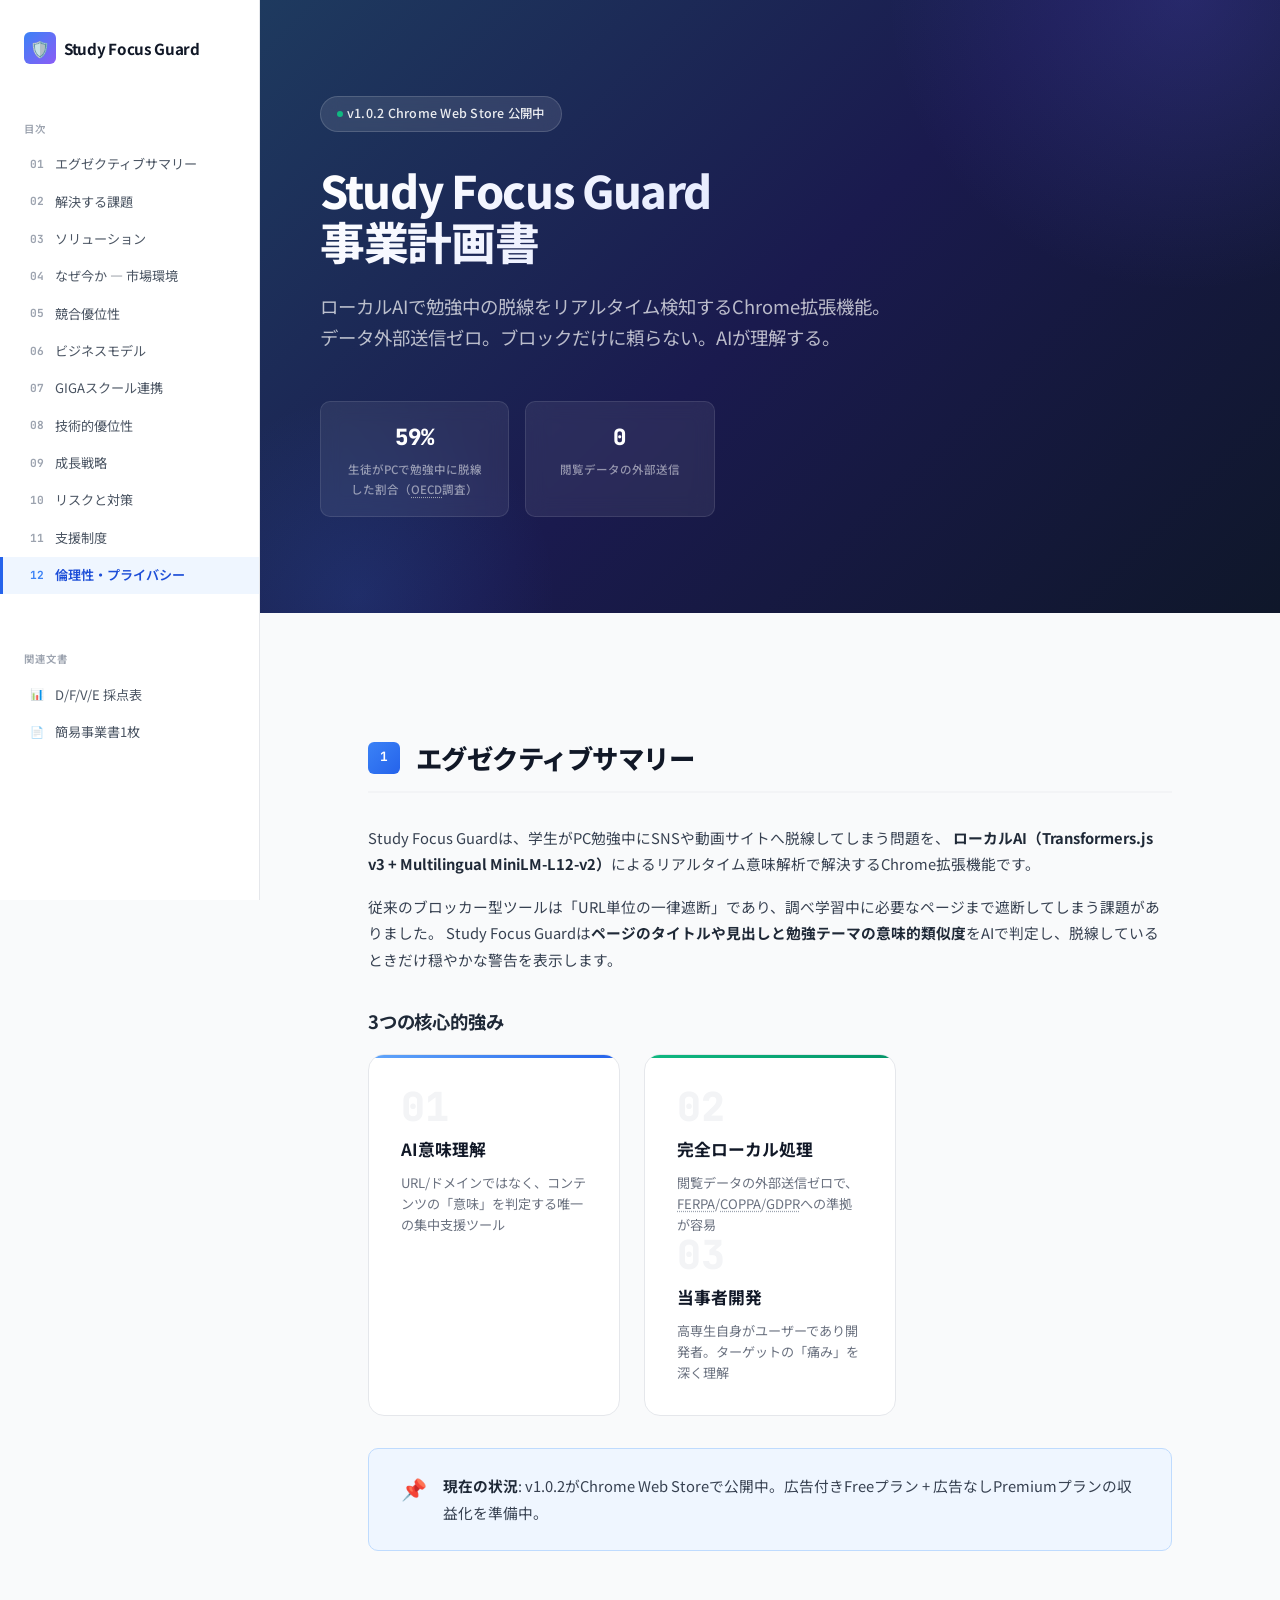
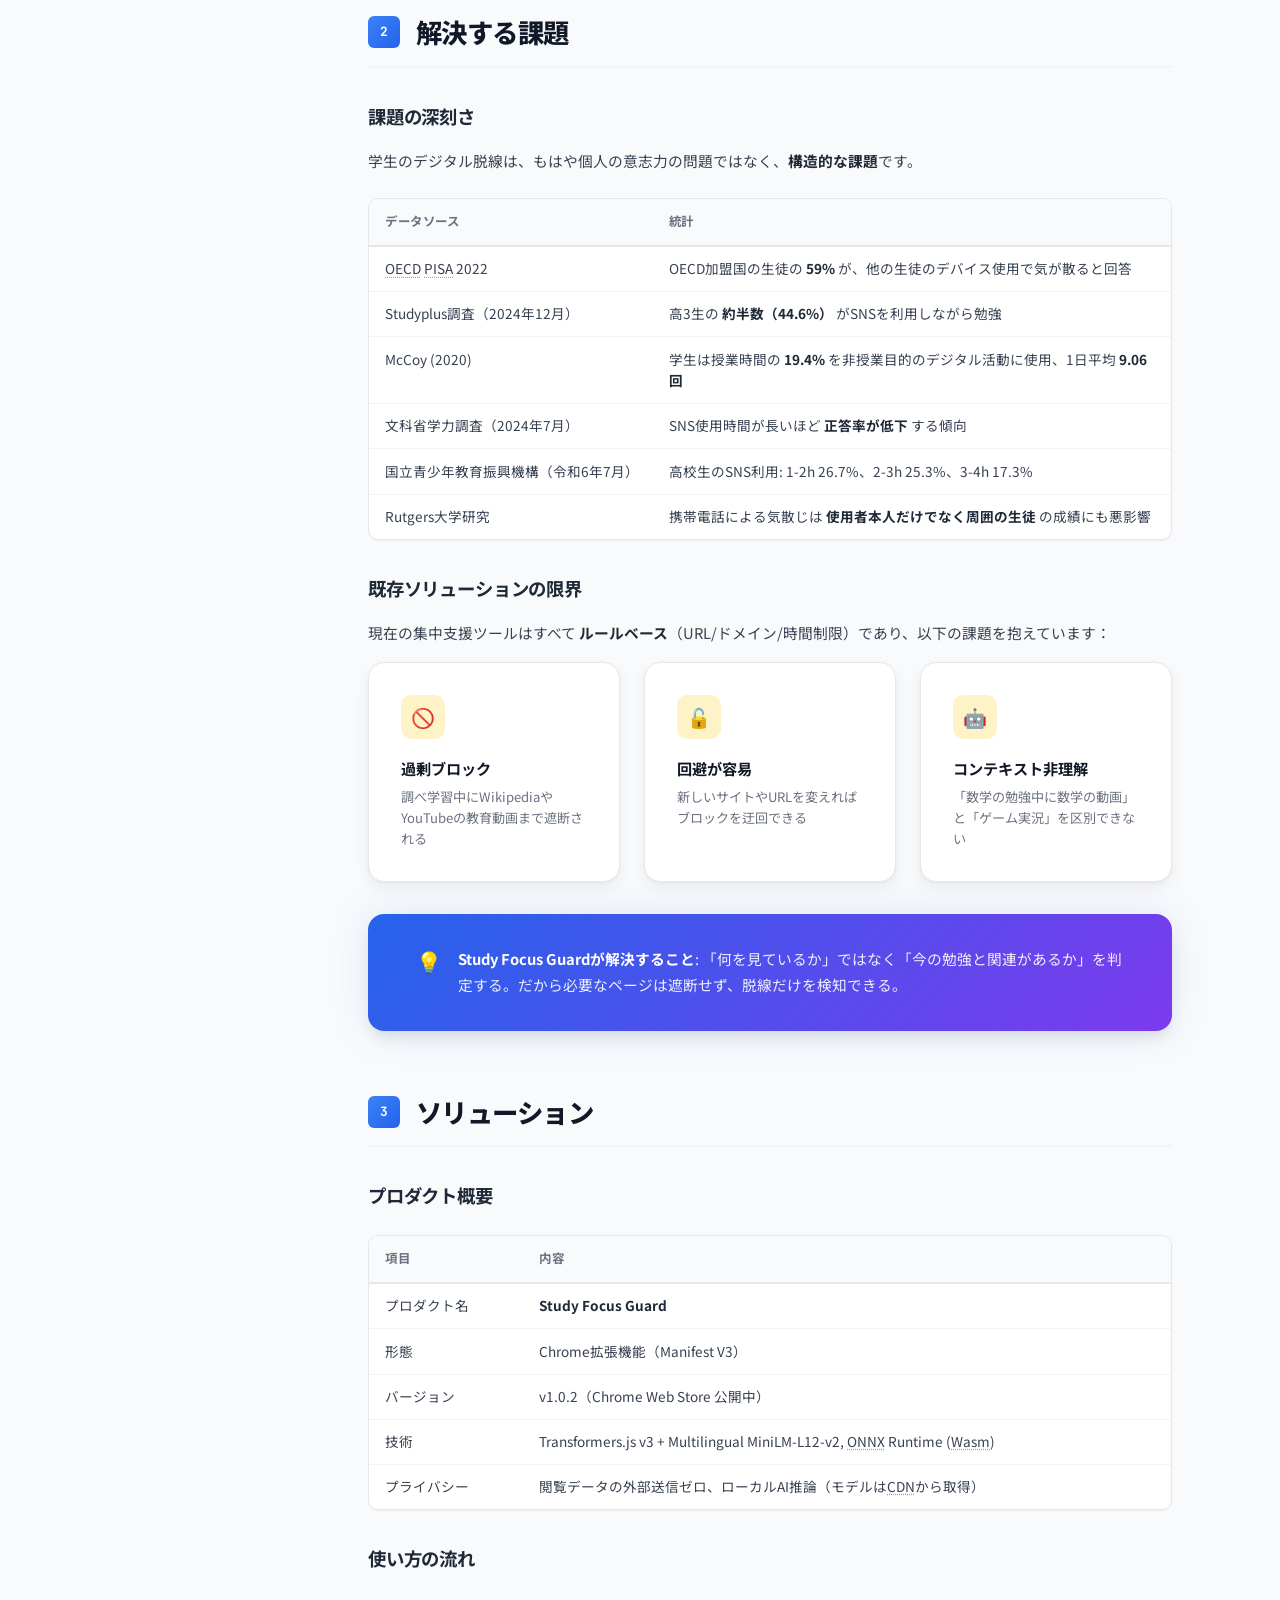
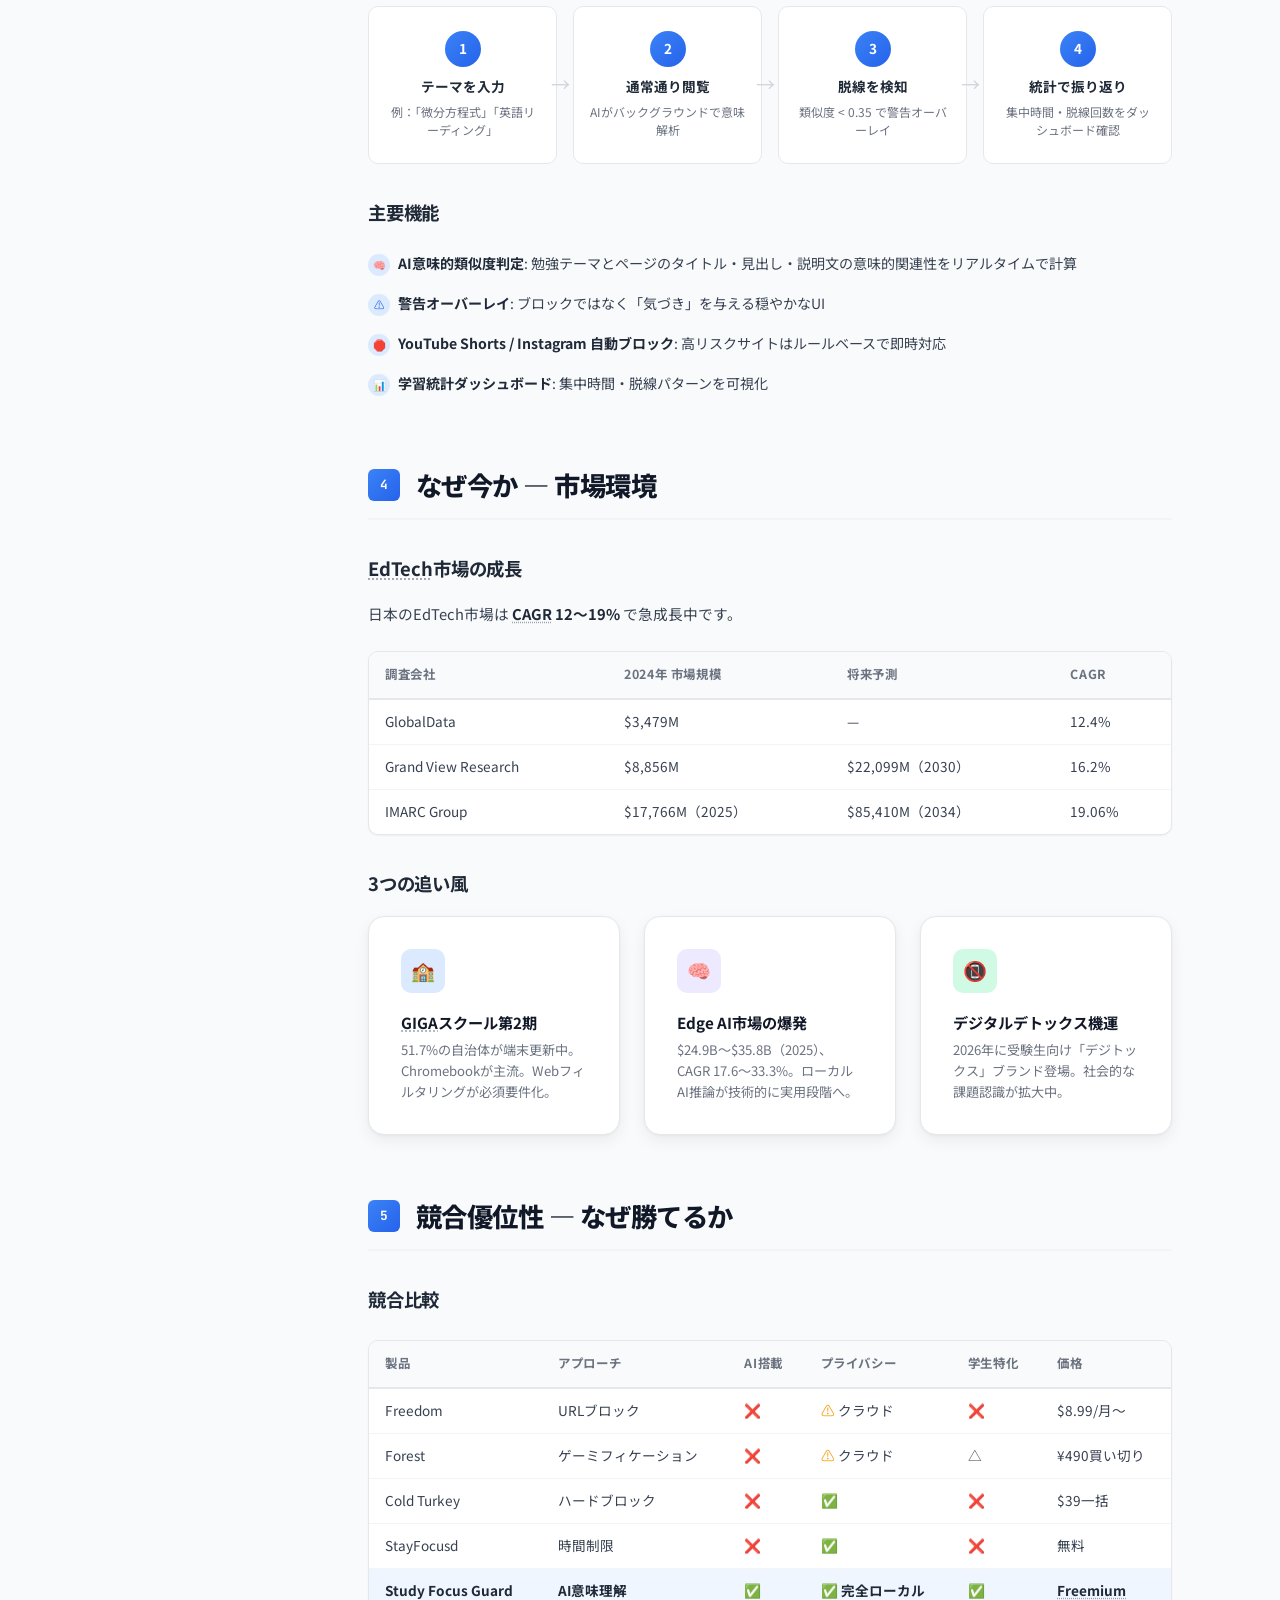
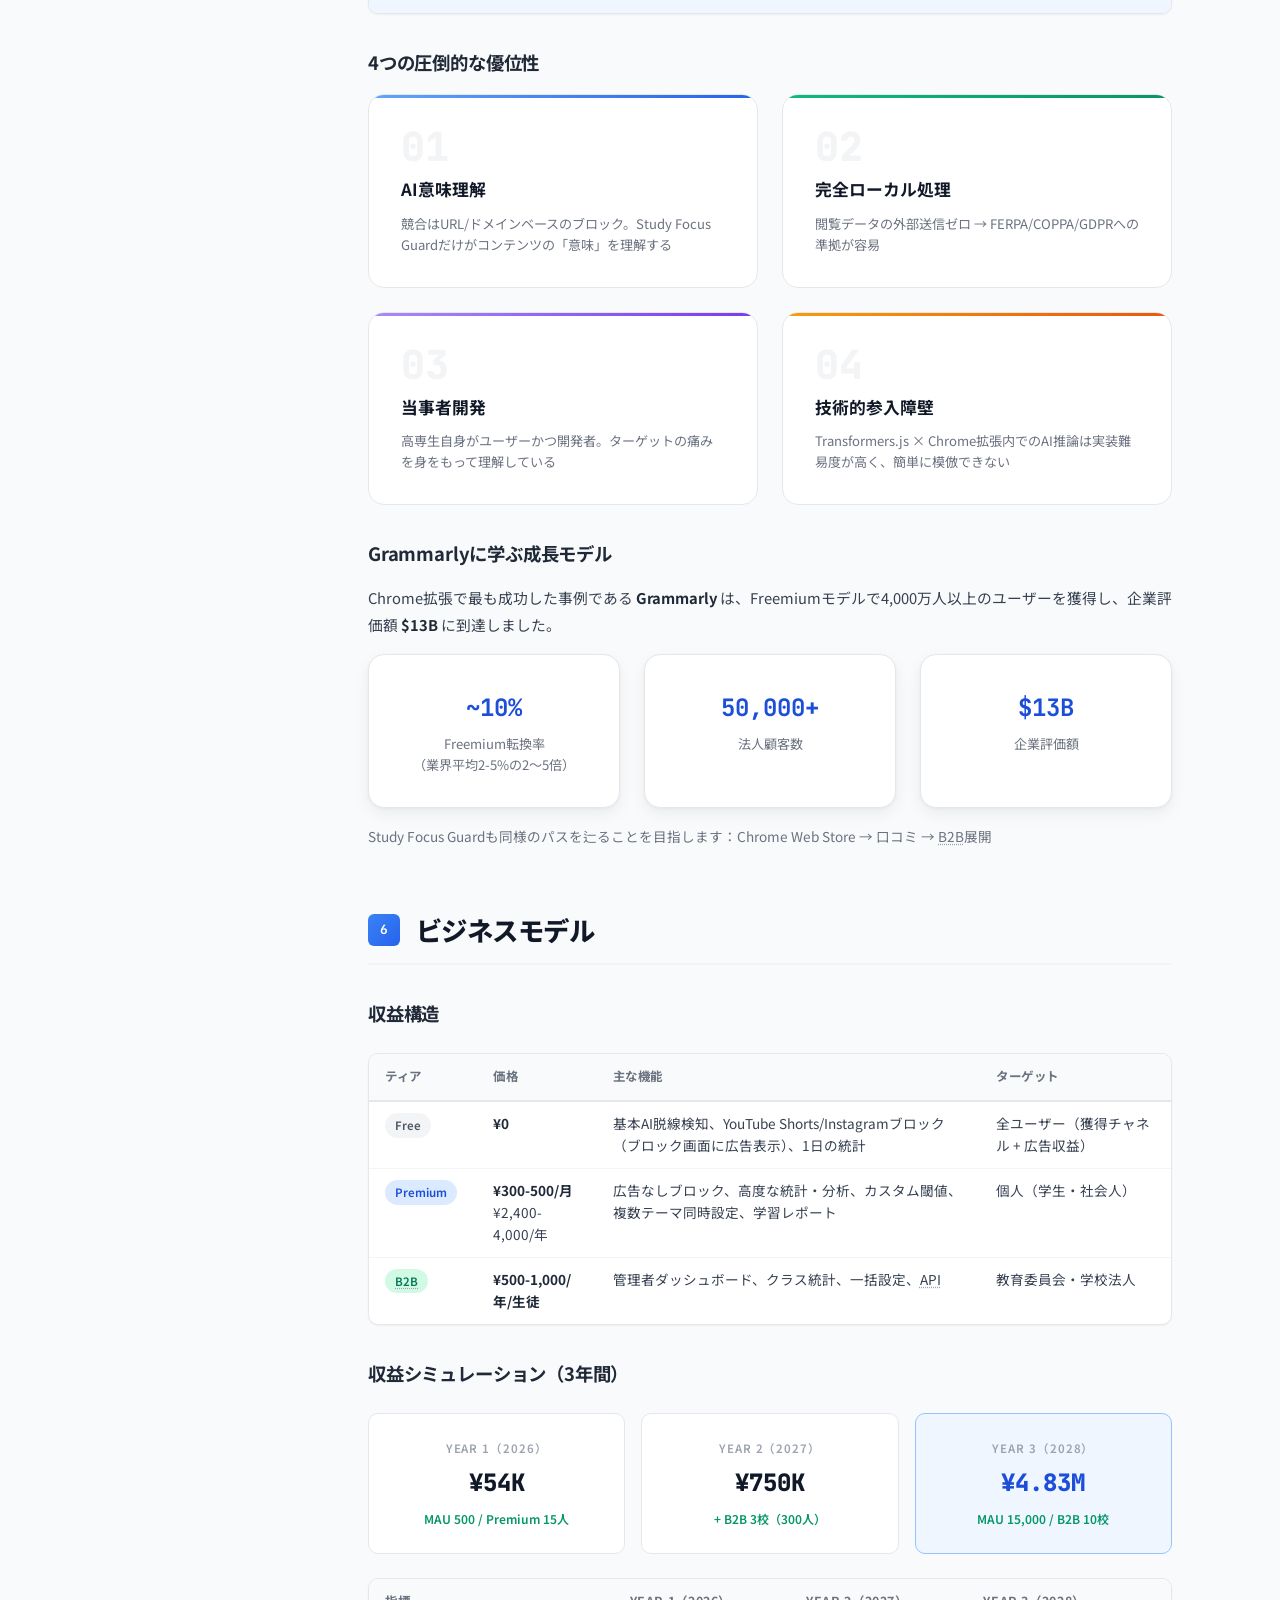
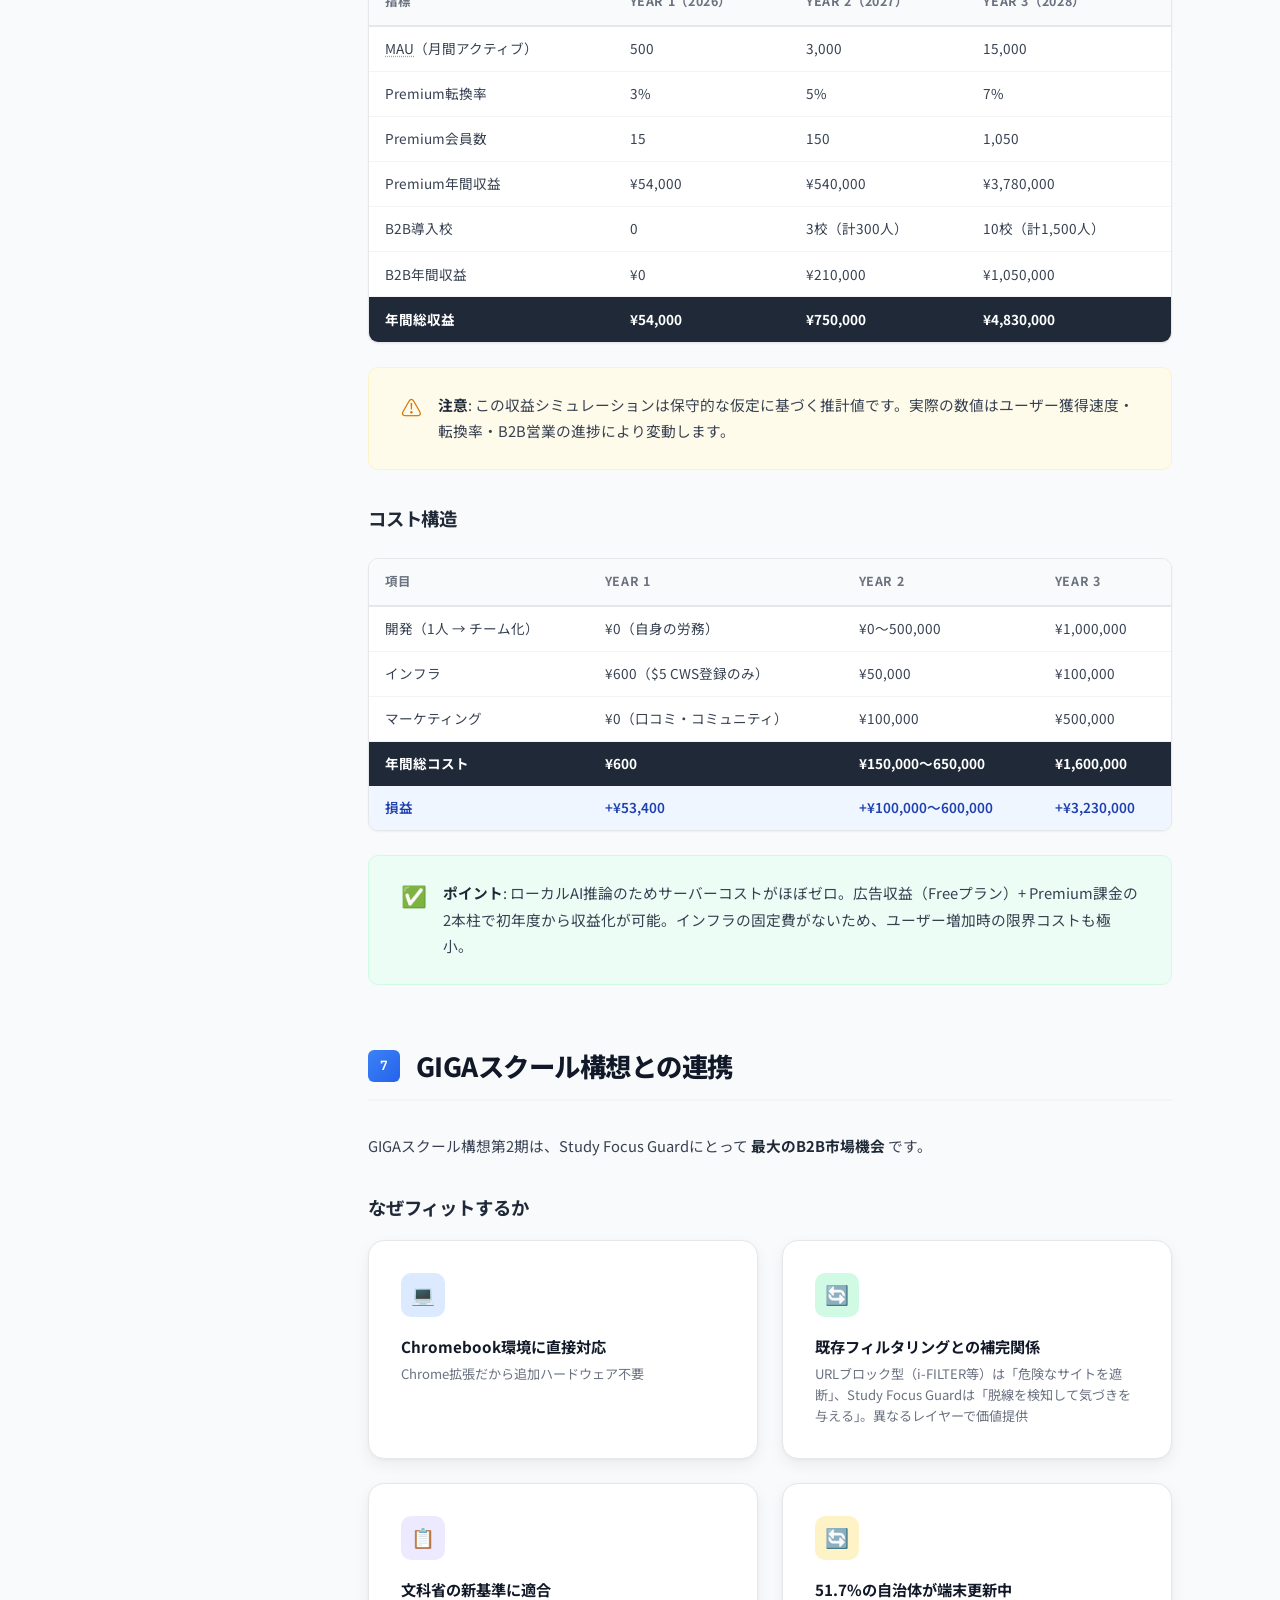
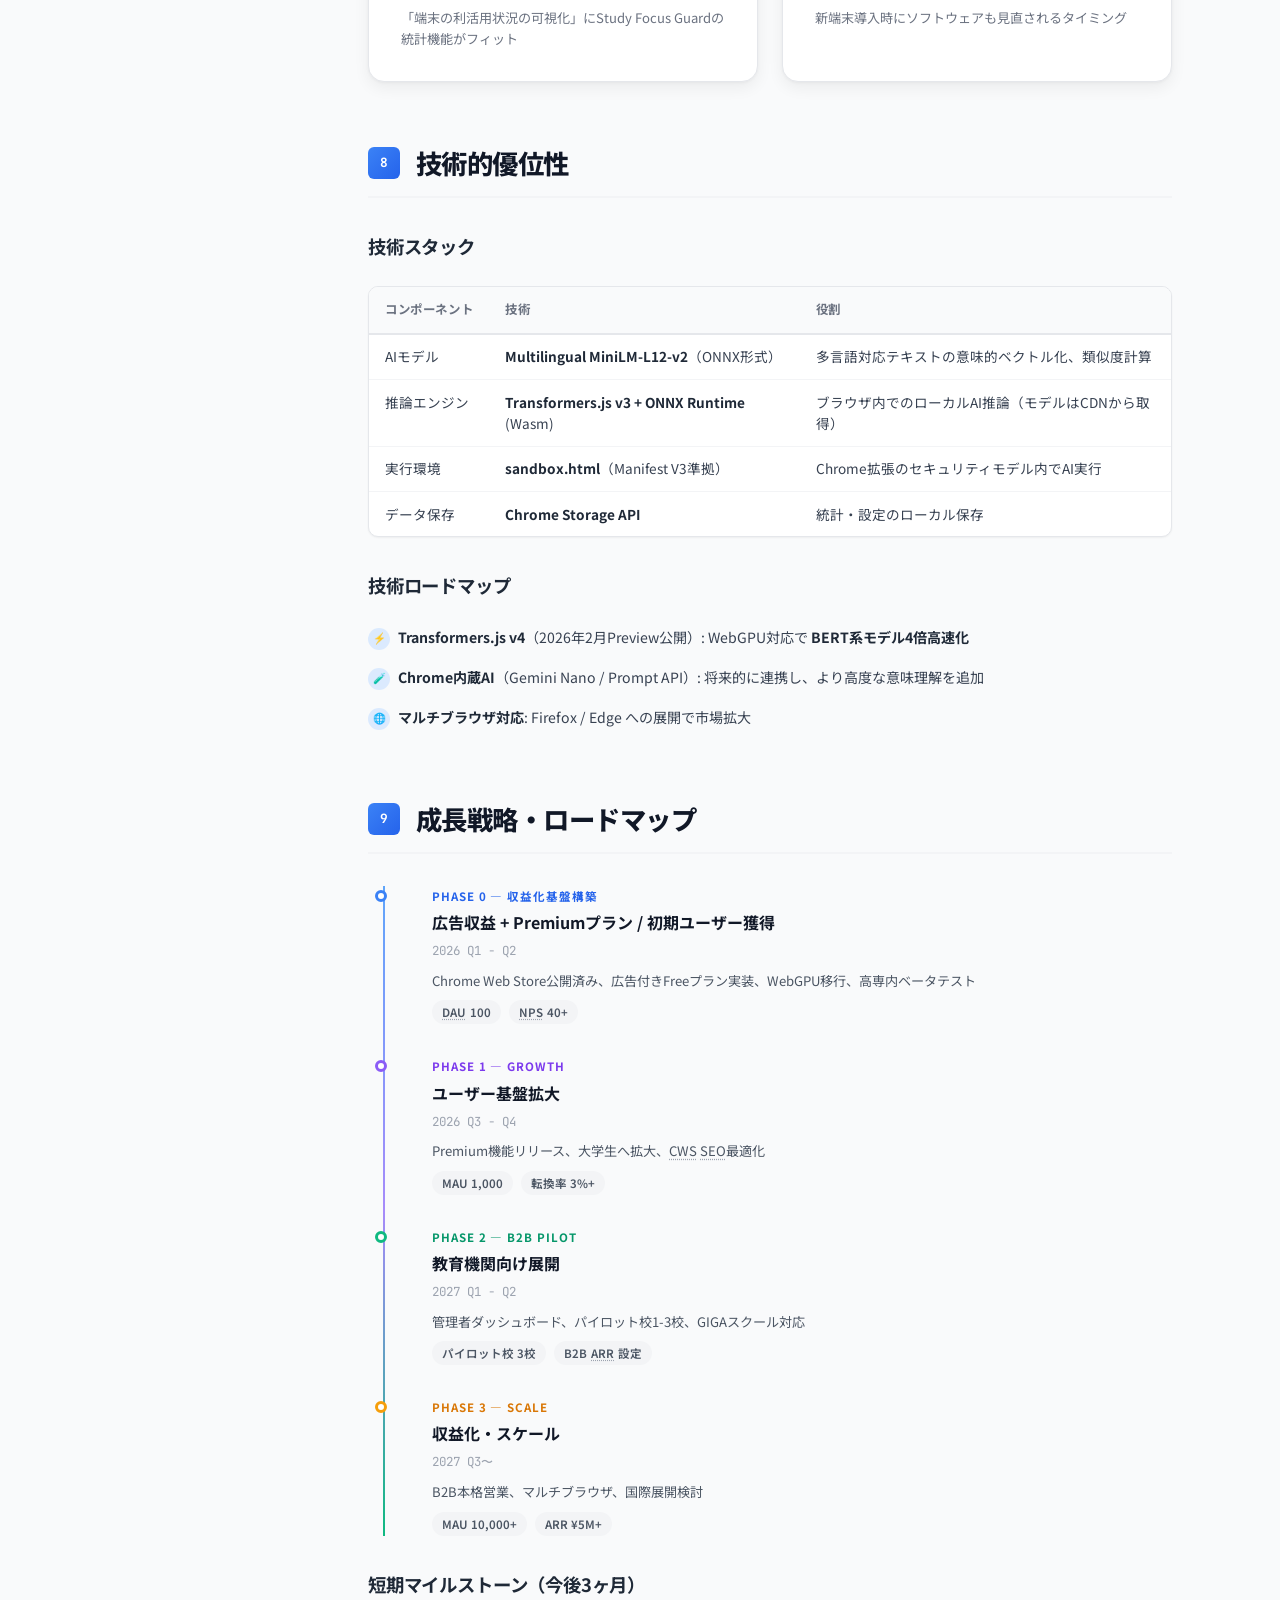
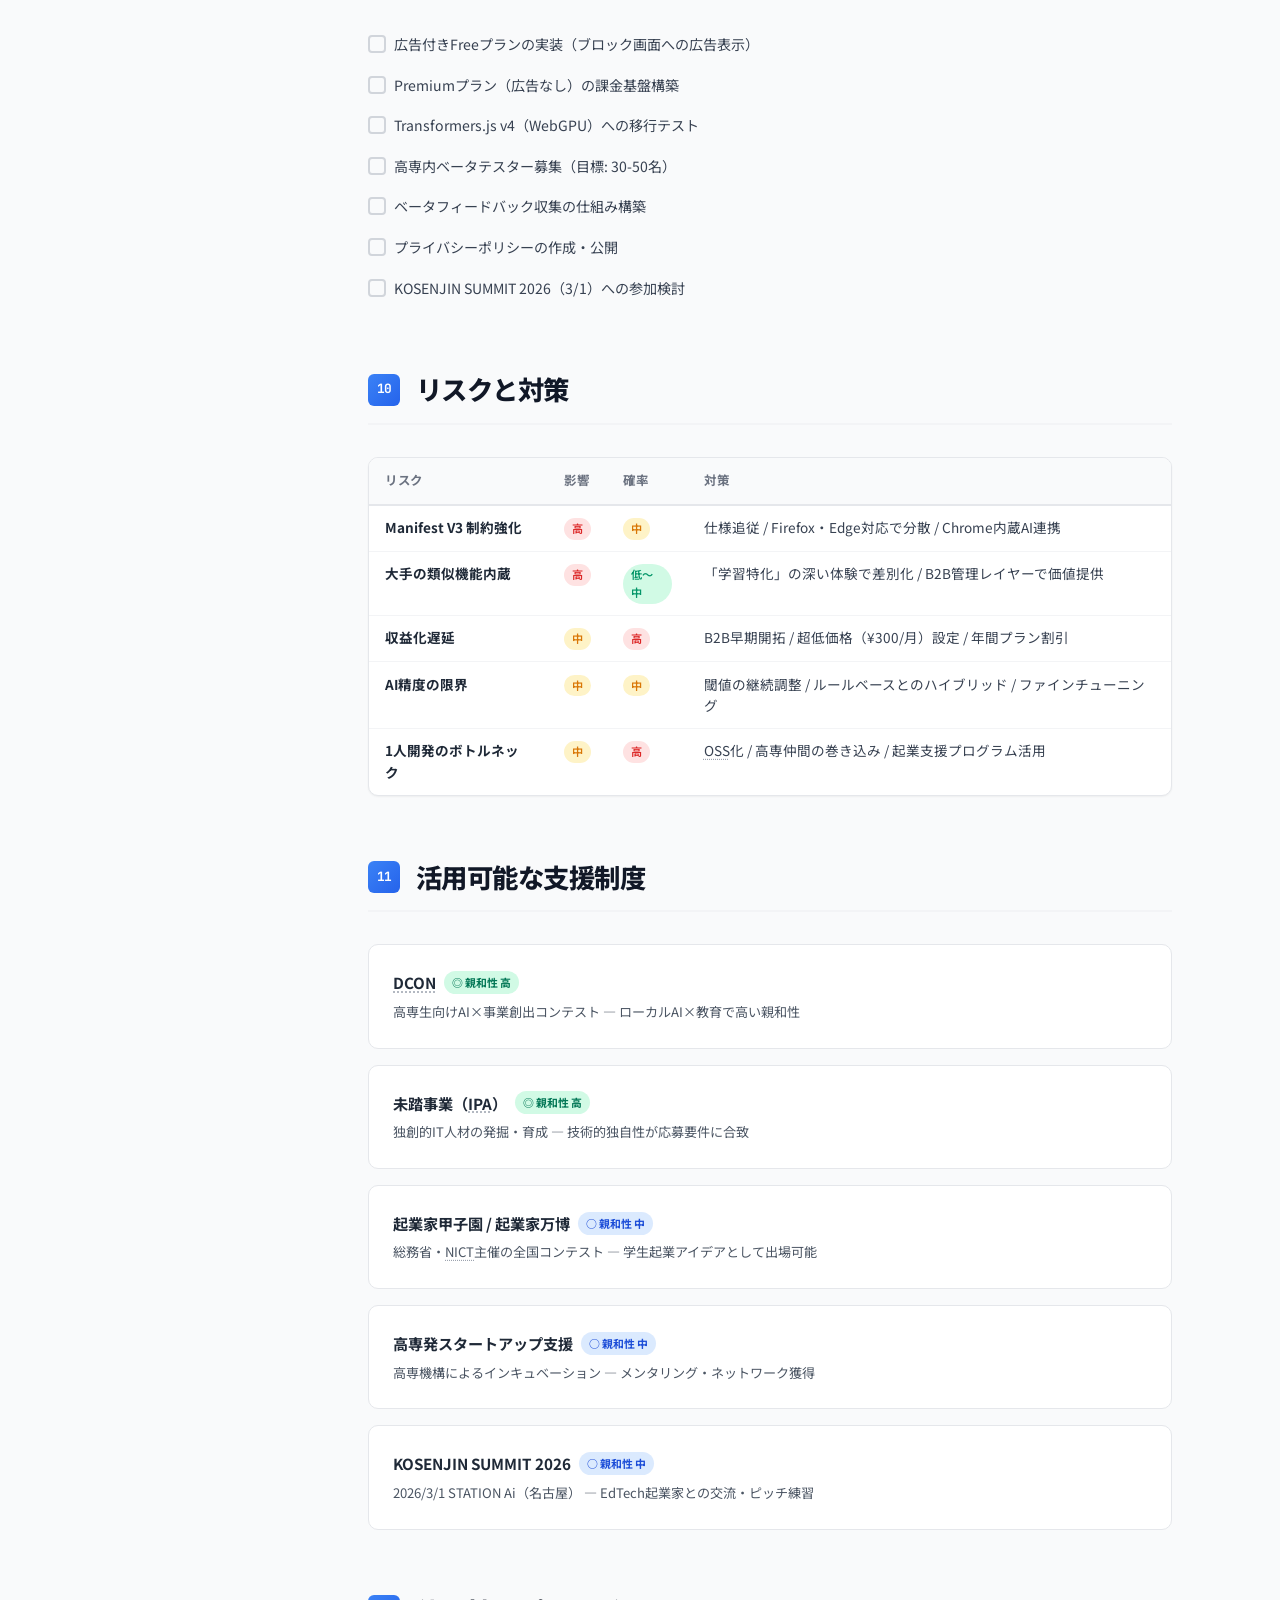
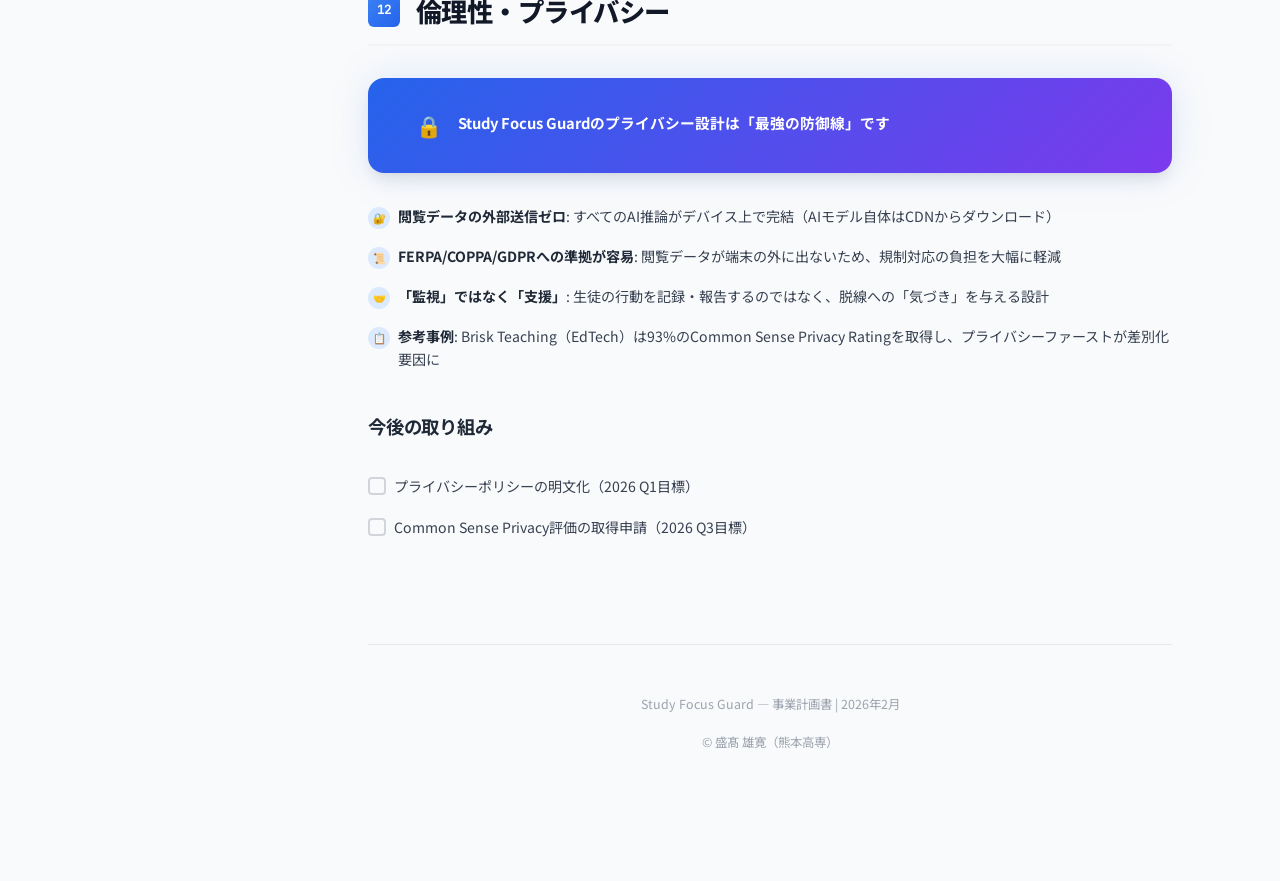
<file: Business Plan/index.html>
<!DOCTYPE html>
<html lang="ja">
<head>
  <meta charset="UTF-8">
  <meta name="viewport" content="width=device-width, initial-scale=1.0">
  <title>事業計画書 — Study Focus Guard</title>
  <link rel="preconnect" href="https://fonts.googleapis.com">
  <link rel="preconnect" href="https://fonts.gstatic.com" crossorigin>
  <link href="https://fonts.googleapis.com/css2?family=Inter:wght@400;500;600;700;800;900&family=Noto+Sans+JP:wght@400;500;600;700;800;900&family=JetBrains+Mono:wght@400;600;700&display=swap" rel="stylesheet">
  <link rel="stylesheet" href="styles.css">
</head>
<body>

<!-- Mobile Menu Toggle -->
<button class="menu-toggle" id="menuToggle" aria-label="メニューを開く">☰</button>

<!-- Sidebar Overlay -->
<div class="sidebar-overlay" id="sidebarOverlay"></div>

<div class="page-wrapper">

  <!-- ========== Sidebar Navigation ========== -->
  <aside class="sidebar" id="sidebar">
    <div class="sidebar-header">
      <div class="sidebar-logo">
        <span class="logo-icon">🛡️</span>
        Study Focus Guard
      </div>
    </div>
    <div class="sidebar-label">目次</div>
    <ul class="sidebar-nav" id="sidebarNav">
      <li><a href="#executive-summary"><span class="nav-number">01</span>エグゼクティブサマリー</a></li>
      <li><a href="#problem"><span class="nav-number">02</span>解決する課題</a></li>
      <li><a href="#solution"><span class="nav-number">03</span>ソリューション</a></li>
      <li><a href="#market"><span class="nav-number">04</span>なぜ今か — 市場環境</a></li>
      <li><a href="#competitive"><span class="nav-number">05</span>競合優位性</a></li>
      <li><a href="#business-model"><span class="nav-number">06</span>ビジネスモデル</a></li>
      <li><a href="#giga-school"><span class="nav-number">07</span>GIGAスクール連携</a></li>
      <li><a href="#technology"><span class="nav-number">08</span>技術的優位性</a></li>
      <li><a href="#roadmap"><span class="nav-number">09</span>成長戦略</a></li>
      <li><a href="#risk"><span class="nav-number">10</span>リスクと対策</a></li>
      <li><a href="#support"><span class="nav-number">11</span>支援制度</a></li>
      <li><a href="#ethics"><span class="nav-number">12</span>倫理性・プライバシー</a></li>
    </ul>

    <div class="sidebar-label" style="margin-top: var(--space-xl);">関連文書</div>
    <ul class="sidebar-nav">
      <li><a href="dfve.html"><span class="nav-number">📊</span>D/F/V/E 採点表</a></li>
      <li><a href="lean-canvas.html"><span class="nav-number">📄</span>簡易事業書1枚</a></li>
    </ul>
  </aside>

  <!-- ========== Main Content ========== -->
  <main class="main-content">

    <!-- Hero Section -->
    <section class="hero" id="top">
      <div class="hero-inner">
        <div class="hero-badge">
          <span class="badge-dot"></span>
          v1.0.2 Chrome Web Store 公開中
        </div>
        <h1>Study Focus Guard<br>事業計画書</h1>
        <p class="subtitle">
          ローカルAIで勉強中の脱線をリアルタイム検知するChrome拡張機能。<br>
          データ外部送信ゼロ。ブロックだけに頼らない。AIが理解する。
        </p>
        <div class="hero-stats">
          <div class="hero-stat">
            <div class="stat-value">59%</div>
            <div class="stat-label">生徒がPCで勉強中に脱線した割合（<abbr title="経済協力開発機構 (Organisation for Economic Co-operation and Development)">OECD</abbr>調査）</div>
          </div>
          <div class="hero-stat">
            <div class="stat-value">0</div>
            <div class="stat-label">閲覧データの外部送信</div>
          </div>
        </div>
      </div>
    </section>

    <div class="content-container">

      <!-- ===================== 1. Executive Summary ===================== -->
      <section class="section" id="executive-summary">
        <div class="section-header">
          <h2><span class="section-number">1</span>エグゼクティブサマリー</h2>
        </div>

        <p>
          Study Focus Guardは、学生がPC勉強中にSNSや動画サイトへ脱線してしまう問題を、
          <strong>ローカルAI（Transformers.js v3 + Multilingual MiniLM-L12-v2）</strong>によるリアルタイム意味解析で解決するChrome拡張機能です。
        </p>
        <p>
          従来のブロッカー型ツールは「URL単位の一律遮断」であり、調べ学習中に必要なページまで遮断してしまう課題がありました。
          Study Focus Guardは<strong>ページのタイトルや見出しと勉強テーマの意味的類似度</strong>をAIで判定し、脱線しているときだけ穏やかな警告を表示します。
        </p>

        <h3>3つの核心的強み</h3>
        <div class="card-grid card-grid-3" style="margin-top: var(--space-md);">
          <div class="strength-card animate-in animate-delay-1">
            <div class="strength-number">01</div>
            <div class="strength-title">AI意味理解</div>
            <div class="strength-desc">URL/ドメインではなく、コンテンツの「意味」を判定する唯一の集中支援ツール</div>
          </div>
          <div class="strength-card animate-in animate-delay-2">
            <div class="strength-number">02</div>
            <div class="strength-title">完全ローカル処理</div>
            <div class="strength-desc">閲覧データの外部送信ゼロで、<abbr title="米国 家庭教育権・プライバシー法">FERPA</abbr>/<abbr title="米国 児童オンラインプライバシー保護法">COPPA</abbr>/<abbr title="EU 一般データ保護規則">GDPR</abbr>への準拠が容易</div>
            <div class="strength-number">03</div>
            <div class="strength-title">当事者開発</div>
            <div class="strength-desc">高専生自身がユーザーであり開発者。ターゲットの「痛み」を深く理解</div>
          </div>
        </div>

        <div class="callout callout-blue" style="margin-top: var(--space-xl);">
          <div class="callout-icon">📌</div>
          <div class="callout-content">
            <p><strong>現在の状況</strong>: v1.0.2がChrome Web Storeで公開中。広告付きFreeプラン + 広告なしPremiumプランの収益化を準備中。</p>
          </div>
        </div>
      </section>

      <!-- ===================== 2. Problem ===================== -->
      <section class="section" id="problem">
        <div class="section-header">
          <h2><span class="section-number">2</span>解決する課題</h2>
        </div>

        <h3>課題の深刻さ</h3>
        <p>学生のデジタル脱線は、もはや個人の意志力の問題ではなく、<strong>構造的な課題</strong>です。</p>

        <div class="table-wrapper">
          <table>
            <thead>
              <tr>
                <th>データソース</th>
                <th>統計</th>
              </tr>
            </thead>
            <tbody>
              <tr>
                <td><abbr title="経済協力開発機構">OECD</abbr> <abbr title="学習到達度の国際的な評価プログラム (Programme for International Student Assessment)">PISA</abbr> 2022</td>
                <td>OECD加盟国の生徒の <strong>59%</strong> が、他の生徒のデバイス使用で気が散ると回答</td>
              </tr>
              <tr>
                <td>Studyplus調査（2024年12月）</td>
                <td>高3生の <strong>約半数（44.6%）</strong> がSNSを利用しながら勉強</td>
              </tr>
              <tr>
                <td>McCoy (2020)</td>
                <td>学生は授業時間の <strong>19.4%</strong> を非授業目的のデジタル活動に使用、1日平均 <strong>9.06回</strong></td>
              </tr>
              <tr>
                <td>文科省学力調査（2024年7月）</td>
                <td>SNS使用時間が長いほど <strong>正答率が低下</strong> する傾向</td>
              </tr>
              <tr>
                <td>国立青少年教育振興機構（令和6年7月）</td>
                <td>高校生のSNS利用: 1-2h 26.7%、2-3h 25.3%、3-4h 17.3%</td>
              </tr>
              <tr>
                <td>Rutgers大学研究</td>
                <td>携帯電話による気散じは <strong>使用者本人だけでなく周囲の生徒</strong> の成績にも悪影響</td>
              </tr>
            </tbody>
          </table>
        </div>

        <h3>既存ソリューションの限界</h3>
        <p>
          現在の集中支援ツールはすべて <strong>ルールベース</strong>（URL/ドメイン/時間制限）であり、以下の課題を抱えています：
        </p>

        <div class="card-grid card-grid-3" style="margin-top: var(--space-md);">
          <div class="card">
            <div class="card-icon card-icon-amber">🚫</div>
            <div class="card-title">過剰ブロック</div>
            <div class="card-desc">調べ学習中にWikipediaやYouTubeの教育動画まで遮断される</div>
          </div>
          <div class="card">
            <div class="card-icon card-icon-amber">🔓</div>
            <div class="card-title">回避が容易</div>
            <div class="card-desc">新しいサイトやURLを変えればブロックを迂回できる</div>
          </div>
          <div class="card">
            <div class="card-icon card-icon-amber">🤖</div>
            <div class="card-title">コンテキスト非理解</div>
            <div class="card-desc">「数学の勉強中に数学の動画」と「ゲーム実況」を区別できない</div>
          </div>
        </div>

        <div class="callout callout-highlight" style="margin-top: var(--space-xl);">
          <div class="callout-icon">💡</div>
          <div class="callout-content">
            <p><strong>Study Focus Guardが解決すること</strong>: 「何を見ているか」ではなく「今の勉強と関連があるか」を判定する。だから必要なページは遮断せず、脱線だけを検知できる。</p>
          </div>
        </div>
      </section>

      <!-- ===================== 3. Solution ===================== -->
      <section class="section" id="solution">
        <div class="section-header">
          <h2><span class="section-number">3</span>ソリューション</h2>
        </div>

        <h3>プロダクト概要</h3>
        <div class="table-wrapper">
          <table>
            <thead>
              <tr><th>項目</th><th>内容</th></tr>
            </thead>
            <tbody>
              <tr><td>プロダクト名</td><td><strong>Study Focus Guard</strong></td></tr>
              <tr><td>形態</td><td>Chrome拡張機能（Manifest V3）</td></tr>
              <tr><td>バージョン</td><td>v1.0.2（Chrome Web Store 公開中）</td></tr>
              <tr><td>技術</td><td>Transformers.js v3 + Multilingual MiniLM-L12-v2, <abbr title="ニューラルネットワークのオープン規格モデル形式 (Open Neural Network Exchange)">ONNX</abbr> Runtime (<abbr title="ブラウザ上で高速実行するための中間形式 (WebAssembly)">Wasm</abbr>)</td></tr>
              <tr><td>プライバシー</td><td>閲覧データの外部送信ゼロ、ローカルAI推論（モデルは<abbr title="コンテンツ配信ネットワーク (Content Delivery Network)">CDN</abbr>から取得）</td></tr>

            </tbody>
          </table>
        </div>

        <h3>使い方の流れ</h3>
        <div class="flow-steps">
          <div class="flow-step">
            <div class="flow-step-number">1</div>
            <div class="flow-step-title">テーマを入力</div>
            <div class="flow-step-desc">例：「微分方程式」「英語リーディング」</div>
          </div>
          <div class="flow-step">
            <div class="flow-step-number">2</div>
            <div class="flow-step-title">通常通り閲覧</div>
            <div class="flow-step-desc">AIがバックグラウンドで意味解析</div>
          </div>
          <div class="flow-step">
            <div class="flow-step-number">3</div>
            <div class="flow-step-title">脱線を検知</div>
            <div class="flow-step-desc">類似度 &lt; 0.35 で警告オーバーレイ</div>
          </div>
          <div class="flow-step">
            <div class="flow-step-number">4</div>
            <div class="flow-step-title">統計で振り返り</div>
            <div class="flow-step-desc">集中時間・脱線回数をダッシュボード確認</div>
          </div>
        </div>

        <h3>主要機能</h3>
        <ul class="feature-list">
          <li>
            <span class="feature-icon">🧠</span>
            <span><strong>AI意味的類似度判定</strong>: 勉強テーマとページのタイトル・見出し・説明文の意味的関連性をリアルタイムで計算</span>
          </li>
          <li>
            <span class="feature-icon">⚠️</span>
            <span><strong>警告オーバーレイ</strong>: ブロックではなく「気づき」を与える穏やかなUI</span>
          </li>
          <li>
            <span class="feature-icon">🛑</span>
            <span><strong>YouTube Shorts / Instagram 自動ブロック</strong>: 高リスクサイトはルールベースで即時対応</span>
          </li>
          <li>
            <span class="feature-icon">📊</span>
            <span><strong>学習統計ダッシュボード</strong>: 集中時間・脱線パターンを可視化</span>
          </li>
        </ul>
      </section>

      <!-- ===================== 4. Market ===================== -->
      <section class="section" id="market">
        <div class="section-header">
          <h2><span class="section-number">4</span>なぜ今か — 市場環境</h2>
        </div>

        <h3><abbr title="教育 × テクノロジー (Education Technology)">EdTech</abbr>市場の成長</h3>
        <p>日本のEdTech市場は <strong><abbr title="年平均成長率 (Compound Annual Growth Rate)">CAGR</abbr> 12〜19%</strong> で急成長中です。</p>

        <div class="table-wrapper">
          <table>
            <thead>
              <tr><th>調査会社</th><th>2024年 市場規模</th><th>将来予測</th><th>CAGR</th></tr>
            </thead>
            <tbody>
              <tr><td>GlobalData</td><td>$3,479M</td><td>—</td><td>12.4%</td></tr>
              <tr><td>Grand View Research</td><td>$8,856M</td><td>$22,099M（2030）</td><td>16.2%</td></tr>
              <tr><td>IMARC Group</td><td>$17,766M（2025）</td><td>$85,410M（2034）</td><td>19.06%</td></tr>
            </tbody>
          </table>
        </div>

        <h3>3つの追い風</h3>
        <div class="card-grid card-grid-3" style="margin-top: var(--space-md);">
          <div class="card">
            <div class="card-icon card-icon-blue">🏫</div>
            <div class="card-title"><abbr title="Global Innovation Gateway for All — 文科省が推進する全校端末配布構想">GIGA</abbr>スクール第2期</div>
            <div class="card-desc">51.7%の自治体が端末更新中。Chromebookが主流。Webフィルタリングが必須要件化。</div>
          </div>
          <div class="card">
            <div class="card-icon card-icon-purple">🧠</div>
            <div class="card-title">Edge AI市場の爆発</div>
            <div class="card-desc">$24.9B〜$35.8B（2025）、CAGR 17.6〜33.3%。ローカルAI推論が技術的に実用段階へ。</div>
          </div>
          <div class="card">
            <div class="card-icon card-icon-green">📵</div>
            <div class="card-title">デジタルデトックス機運</div>
            <div class="card-desc">2026年に受験生向け「デジトックス」ブランド登場。社会的な課題認識が拡大中。</div>
          </div>
        </div>
      </section>

      <!-- ===================== 5. Competitive ===================== -->
      <section class="section" id="competitive">
        <div class="section-header">
          <h2><span class="section-number">5</span>競合優位性 — なぜ勝てるか</h2>
        </div>

        <h3>競合比較</h3>
        <div class="table-wrapper">
          <table>
            <thead>
              <tr><th>製品</th><th>アプローチ</th><th>AI搭載</th><th>プライバシー</th><th>学生特化</th><th>価格</th></tr>
            </thead>
            <tbody>
              <tr>
                <td>Freedom</td>
                <td>URLブロック</td>
                <td><span class="cross">❌</span></td>
                <td><span class="warn">⚠️</span> クラウド</td>
                <td><span class="cross">❌</span></td>
                <td>$8.99/月〜</td>
              </tr>
              <tr>
                <td>Forest</td>
                <td>ゲーミフィケーション</td>
                <td><span class="cross">❌</span></td>
                <td><span class="warn">⚠️</span> クラウド</td>
                <td>△</td>
                <td>¥490買い切り</td>
              </tr>
              <tr>
                <td>Cold Turkey</td>
                <td>ハードブロック</td>
                <td><span class="cross">❌</span></td>
                <td><span class="check">✅</span></td>
                <td><span class="cross">❌</span></td>
                <td>$39一括</td>
              </tr>
              <tr>
                <td>StayFocusd</td>
                <td>時間制限</td>
                <td><span class="cross">❌</span></td>
                <td><span class="check">✅</span></td>
                <td><span class="cross">❌</span></td>
                <td>無料</td>
              </tr>
              <tr class="row-highlight">
                <td><strong>Study Focus Guard</strong></td>
                <td><strong>AI意味理解</strong></td>
                <td><span class="check"><strong>✅</strong></span></td>
                <td><span class="check"><strong>✅ 完全ローカル</strong></span></td>
                <td><span class="check"><strong>✅</strong></span></td>
                <td><strong><abbr title="基本無料 + 有料プレミアムの収益モデル (Free + Premium)">Freemium</abbr></strong></td>
              </tr>
            </tbody>
          </table>
        </div>

        <h3>4つの圧倒的な優位性</h3>
        <div class="card-grid card-grid-2" style="margin-top: var(--space-md);">
          <div class="strength-card">
            <div class="strength-number">01</div>
            <div class="strength-title">AI意味理解</div>
            <div class="strength-desc">競合はURL/ドメインベースのブロック。Study Focus Guardだけがコンテンツの「意味」を理解する</div>
          </div>
          <div class="strength-card">
            <div class="strength-number">02</div>
            <div class="strength-title">完全ローカル処理</div>
            <div class="strength-desc">閲覧データの外部送信ゼロ → FERPA/COPPA/GDPRへの準拠が容易</div>
          </div>
          <div class="strength-card">
            <div class="strength-number">03</div>
            <div class="strength-title">当事者開発</div>
            <div class="strength-desc">高専生自身がユーザーかつ開発者。ターゲットの痛みを身をもって理解している</div>
          </div>
          <div class="strength-card">
            <div class="strength-number">04</div>
            <div class="strength-title">技術的参入障壁</div>
            <div class="strength-desc">Transformers.js × Chrome拡張内でのAI推論は実装難易度が高く、簡単に模倣できない</div>
          </div>
        </div>

        <h3>Grammarlyに学ぶ成長モデル</h3>
        <p>Chrome拡張で最も成功した事例である <strong>Grammarly</strong> は、Freemiumモデルで4,000万人以上のユーザーを獲得し、企業評価額 <strong>$13B</strong> に到達しました。</p>
        <div class="card-grid card-grid-3" style="margin-top: var(--space-md);">
          <div class="card" style="text-align: center;">
            <div class="card-title" style="font-size: 1.5rem; color: var(--primary-700); font-family: var(--font-mono);">~10%</div>
            <div class="card-desc">Freemium転換率<br>（業界平均2-5%の2〜5倍）</div>
          </div>
          <div class="card" style="text-align: center;">
            <div class="card-title" style="font-size: 1.5rem; color: var(--primary-700); font-family: var(--font-mono);">50,000+</div>
            <div class="card-desc">法人顧客数</div>
          </div>
          <div class="card" style="text-align: center;">
            <div class="card-title" style="font-size: 1.5rem; color: var(--primary-700); font-family: var(--font-mono);">$13B</div>
            <div class="card-desc">企業評価額</div>
          </div>
        </div>
        <p style="margin-top: var(--space-md); color: var(--gray-500); font-size: 0.85rem;">Study Focus Guardも同様のパスを辷ることを目指します：Chrome Web Store → 口コミ → <abbr title="企業対企業の取引 (Business to Business)">B2B</abbr>展開</p>
      </section>

      <!-- ===================== 6. Business Model ===================== -->
      <section class="section" id="business-model">
        <div class="section-header">
          <h2><span class="section-number">6</span>ビジネスモデル</h2>
        </div>

        <h3>収益構造</h3>
        <div class="table-wrapper">
          <table>
            <thead>
              <tr><th>ティア</th><th>価格</th><th>主な機能</th><th>ターゲット</th></tr>
            </thead>
            <tbody>
              <tr>
                <td><span class="tag">Free</span></td>
                <td><strong>¥0</strong></td>
                <td>基本AI脱線検知、YouTube Shorts/Instagramブロック（ブロック画面に広告表示）、1日の統計</td>
                <td>全ユーザー（獲得チャネル + 広告収益）</td>
              </tr>
              <tr>
                <td><span class="tag tag-blue">Premium</span></td>
                <td><strong>¥300-500/月</strong><br>¥2,400-4,000/年</td>
                <td>広告なしブロック、高度な統計・分析、カスタム閾値、複数テーマ同時設定、学習レポート</td>
                <td>個人（学生・社会人）</td>
              </tr>
              <tr>
                <td><span class="tag tag-green"><abbr title="企業対企業向け販売">B2B</abbr></span></td>
                <td><strong>¥500-1,000/年/生徒</strong></td>
                <td>管理者ダッシュボード、クラス統計、一括設定、<abbr title="外部システムとの連携用インターフェース (Application Programming Interface)">API</abbr></td>
                <td>教育委員会・学校法人</td>
              </tr>
            </tbody>
          </table>
        </div>

        <h3>収益シミュレーション（3年間）</h3>
        <div class="revenue-row">
          <div class="revenue-card">
            <div class="revenue-year">Year 1（2026）</div>
            <div class="revenue-amount">¥54K</div>
            <div class="revenue-growth">MAU 500 / Premium 15人</div>
          </div>
          <div class="revenue-card">
            <div class="revenue-year">Year 2（2027）</div>
            <div class="revenue-amount">¥750K</div>
            <div class="revenue-growth">+ B2B 3校（300人）</div>
          </div>
          <div class="revenue-card">
            <div class="revenue-year">Year 3（2028）</div>
            <div class="revenue-amount">¥4.83M</div>
            <div class="revenue-growth">MAU 15,000 / B2B 10校</div>
          </div>
        </div>

        <div class="table-wrapper">
          <table>
            <thead>
              <tr><th>指標</th><th>Year 1（2026）</th><th>Year 2（2027）</th><th>Year 3（2028）</th></tr>
            </thead>
            <tbody>
              <tr><td><abbr title="月間アクティブユーザー数 (Monthly Active Users)">MAU</abbr>（月間アクティブ）</td><td>500</td><td>3,000</td><td>15,000</td></tr>
              <tr><td>Premium転換率</td><td>3%</td><td>5%</td><td>7%</td></tr>
              <tr><td>Premium会員数</td><td>15</td><td>150</td><td>1,050</td></tr>
              <tr><td>Premium年間収益</td><td>¥54,000</td><td>¥540,000</td><td>¥3,780,000</td></tr>
              <tr><td>B2B導入校</td><td>0</td><td>3校（計300人）</td><td>10校（計1,500人）</td></tr>
              <tr><td>B2B年間収益</td><td>¥0</td><td>¥210,000</td><td>¥1,050,000</td></tr>
              <tr class="row-total"><td>年間総収益</td><td>¥54,000</td><td>¥750,000</td><td>¥4,830,000</td></tr>
            </tbody>
          </table>
        </div>

        <div class="callout callout-amber">
          <div class="callout-icon">⚠️</div>
          <div class="callout-content">
            <p><strong>注意</strong>: この収益シミュレーションは保守的な仮定に基づく推計値です。実際の数値はユーザー獲得速度・転換率・B2B営業の進捗により変動します。</p>
          </div>
        </div>

        <h3>コスト構造</h3>
        <div class="table-wrapper">
          <table>
            <thead>
              <tr><th>項目</th><th>Year 1</th><th>Year 2</th><th>Year 3</th></tr>
            </thead>
            <tbody>
              <tr><td>開発（1人 → チーム化）</td><td>¥0（自身の労務）</td><td>¥0〜500,000</td><td>¥1,000,000</td></tr>
              <tr><td>インフラ</td><td>¥600（$5 CWS登録のみ）</td><td>¥50,000</td><td>¥100,000</td></tr>
              <tr><td>マーケティング</td><td>¥0（口コミ・コミュニティ）</td><td>¥100,000</td><td>¥500,000</td></tr>
              <tr class="row-total"><td>年間総コスト</td><td>¥600</td><td>¥150,000〜650,000</td><td>¥1,600,000</td></tr>
              <tr class="row-highlight"><td>損益</td><td>+¥53,400</td><td>+¥100,000〜600,000</td><td>+¥3,230,000</td></tr>
            </tbody>
          </table>
        </div>

        <div class="callout callout-green">
          <div class="callout-icon">✅</div>
          <div class="callout-content">
            <p><strong>ポイント</strong>: ローカルAI推論のためサーバーコストがほぼゼロ。広告収益（Freeプラン）+ Premium課金の2本柱で初年度から収益化が可能。インフラの固定費がないため、ユーザー増加時の限界コストも極小。</p>
          </div>
        </div>
      </section>

      <!-- ===================== 7. GIGA School ===================== -->
      <section class="section" id="giga-school">
        <div class="section-header">
          <h2><span class="section-number">7</span>GIGAスクール構想との連携</h2>
        </div>

        <p>GIGAスクール構想第2期は、Study Focus Guardにとって <strong>最大のB2B市場機会</strong> です。</p>

        <h3>なぜフィットするか</h3>
        <div class="card-grid card-grid-2" style="margin-top: var(--space-md);">
          <div class="card">
            <div class="card-icon card-icon-blue">💻</div>
            <div class="card-title">Chromebook環境に直接対応</div>
            <div class="card-desc">Chrome拡張だから追加ハードウェア不要</div>
          </div>
          <div class="card">
            <div class="card-icon card-icon-green">🔄</div>
            <div class="card-title">既存フィルタリングとの補完関係</div>
            <div class="card-desc">URLブロック型（i-FILTER等）は「危険なサイトを遮断」、Study Focus Guardは「脱線を検知して気づきを与える」。異なるレイヤーで価値提供</div>
          </div>
          <div class="card">
            <div class="card-icon card-icon-purple">📋</div>
            <div class="card-title">文科省の新基準に適合</div>
            <div class="card-desc">「端末の利活用状況の可視化」にStudy Focus Guardの統計機能がフィット</div>
          </div>
          <div class="card">
            <div class="card-icon card-icon-amber">🔄</div>
            <div class="card-title">51.7%の自治体が端末更新中</div>
            <div class="card-desc">新端末導入時にソフトウェアも見直されるタイミング</div>
          </div>
        </div>
      </section>

      <!-- ===================== 8. Technology ===================== -->
      <section class="section" id="technology">
        <div class="section-header">
          <h2><span class="section-number">8</span>技術的優位性</h2>
        </div>

        <h3>技術スタック</h3>
        <div class="table-wrapper">
          <table>
            <thead>
              <tr><th>コンポーネント</th><th>技術</th><th>役割</th></tr>
            </thead>
            <tbody>
              <tr><td>AIモデル</td><td><strong>Multilingual MiniLM-L12-v2</strong>（ONNX形式）</td><td>多言語対応テキストの意味的ベクトル化、類似度計算</td></tr>
              <tr><td>推論エンジン</td><td><strong>Transformers.js v3 + ONNX Runtime</strong> (Wasm)</td><td>ブラウザ内でのローカルAI推論（モデルはCDNから取得）</td></tr>
              <tr><td>実行環境</td><td><strong>sandbox.html</strong>（Manifest V3準拠）</td><td>Chrome拡張のセキュリティモデル内でAI実行</td></tr>
              <tr><td>データ保存</td><td><strong>Chrome Storage API</strong></td><td>統計・設定のローカル保存</td></tr>
            </tbody>
          </table>
        </div>

        <h3>技術ロードマップ</h3>
        <ul class="feature-list">
          <li>
            <span class="feature-icon">⚡</span>
            <span><strong>Transformers.js v4</strong>（2026年2月Preview公開）: WebGPU対応で <strong>BERT系モデル4倍高速化</strong></span>
          </li>
          <li>
            <span class="feature-icon">🧪</span>
            <span><strong>Chrome内蔵AI</strong>（Gemini Nano / Prompt API）: 将来的に連携し、より高度な意味理解を追加</span>
          </li>
          <li>
            <span class="feature-icon">🌐</span>
            <span><strong>マルチブラウザ対応</strong>: Firefox / Edge への展開で市場拡大</span>
          </li>
        </ul>
      </section>

      <!-- ===================== 9. Roadmap ===================== -->
      <section class="section" id="roadmap">
        <div class="section-header">
          <h2><span class="section-number">9</span>成長戦略・ロードマップ</h2>
        </div>

        <div class="timeline">
          <div class="timeline-item">
            <div class="timeline-dot"></div>
            <div class="timeline-phase">Phase 0 — 収益化基盤構築</div>
            <div class="timeline-title">広告収益 + Premiumプラン / 初期ユーザー獲得</div>
            <div class="timeline-period">2026 Q1 - Q2</div>
            <div class="timeline-content">
              Chrome Web Store公開済み、広告付きFreeプラン実装、WebGPU移行、高専内ベータテスト
            </div>
            <span class="timeline-kpi"><abbr title="日間アクティブユーザー数 (Daily Active Users)">DAU</abbr> 100</span>
            <span class="timeline-kpi"><abbr title="推奨度スコア — ユーザー満足度の指標 (Net Promoter Score)">NPS</abbr> 40+</span>
          </div>
          <div class="timeline-item">
            <div class="timeline-dot"></div>
            <div class="timeline-phase">Phase 1 — Growth</div>
            <div class="timeline-title">ユーザー基盤拡大</div>
            <div class="timeline-period">2026 Q3 - Q4</div>
            <div class="timeline-content">
              Premium機能リリース、大学生へ拡大、<abbr title="Chrome Web Store">CWS</abbr> <abbr title="検索エンジン最適化 (Search Engine Optimization)">SEO</abbr>最適化
            </div>
            <span class="timeline-kpi">MAU 1,000</span>
            <span class="timeline-kpi">転換率 3%+</span>
          </div>
          <div class="timeline-item">
            <div class="timeline-dot"></div>
            <div class="timeline-phase">Phase 2 — B2B Pilot</div>
            <div class="timeline-title">教育機関向け展開</div>
            <div class="timeline-period">2027 Q1 - Q2</div>
            <div class="timeline-content">
              管理者ダッシュボード、パイロット校1-3校、GIGAスクール対応
            </div>
            <span class="timeline-kpi">パイロット校 3校</span>
            <span class="timeline-kpi">B2B <abbr title="年間経常収益 (Annual Recurring Revenue)">ARR</abbr>設定</span>
          </div>
          <div class="timeline-item">
            <div class="timeline-dot"></div>
            <div class="timeline-phase">Phase 3 — Scale</div>
            <div class="timeline-title">収益化・スケール</div>
            <div class="timeline-period">2027 Q3〜</div>
            <div class="timeline-content">
              B2B本格営業、マルチブラウザ、国際展開検討
            </div>
            <span class="timeline-kpi">MAU 10,000+</span>
            <span class="timeline-kpi">ARR ¥5M+</span>
          </div>
        </div>

        <h3>短期マイルストーン（今後3ヶ月）</h3>
        <ul class="checklist">
          <li>広告付きFreeプランの実装（ブロック画面への広告表示）</li>
          <li>Premiumプラン（広告なし）の課金基盤構築</li>
          <li>Transformers.js v4（WebGPU）への移行テスト</li>
          <li>高専内ベータテスター募集（目標: 30-50名）</li>
          <li>ベータフィードバック収集の仕組み構築</li>
          <li>プライバシーポリシーの作成・公開</li>
          <li>KOSENJIN SUMMIT 2026（3/1）への参加検討</li>
        </ul>
      </section>

      <!-- ===================== 10. Risk ===================== -->
      <section class="section" id="risk">
        <div class="section-header">
          <h2><span class="section-number">10</span>リスクと対策</h2>
        </div>

        <div class="table-wrapper">
          <table>
            <thead>
              <tr><th>リスク</th><th>影響</th><th>確率</th><th>対策</th></tr>
            </thead>
            <tbody>
              <tr>
                <td><strong>Manifest V3 制約強化</strong></td>
                <td><span class="badge badge-high">高</span></td>
                <td><span class="badge badge-medium">中</span></td>
                <td>仕様追従 / Firefox・Edge対応で分散 / Chrome内蔵AI連携</td>
              </tr>
              <tr>
                <td><strong>大手の類似機能内蔵</strong></td>
                <td><span class="badge badge-high">高</span></td>
                <td><span class="badge badge-low">低〜中</span></td>
                <td>「学習特化」の深い体験で差別化 / B2B管理レイヤーで価値提供</td>
              </tr>
              <tr>
                <td><strong>収益化遅延</strong></td>
                <td><span class="badge badge-medium">中</span></td>
                <td><span class="badge badge-high">高</span></td>
                <td>B2B早期開拓 / 超低価格（¥300/月）設定 / 年間プラン割引</td>
              </tr>
              <tr>
                <td><strong>AI精度の限界</strong></td>
                <td><span class="badge badge-medium">中</span></td>
                <td><span class="badge badge-medium">中</span></td>
                <td>閾値の継続調整 / ルールベースとのハイブリッド / ファインチューニング</td>
              </tr>
              <tr>
                <td><strong>1人開発のボトルネック</strong></td>
                <td><span class="badge badge-medium">中</span></td>
                <td><span class="badge badge-high">高</span></td>
                <td><abbr title="オープンソースソフトウェア — ソースコードを公開して誰でも自由に使えるようにすること">OSS</abbr>化 / 高専仲間の巻き込み / 起業支援プログラム活用</td>
              </tr>
            </tbody>
          </table>
        </div>
      </section>

      <!-- ===================== 11. Support ===================== -->
      <section class="section" id="support">
        <div class="section-header">
          <h2><span class="section-number">11</span>活用可能な支援制度</h2>
        </div>

        <div class="program-card">
          <div style="flex: 1;">
            <div style="display: flex; align-items: center; gap: var(--space-sm); margin-bottom: 4px;">
              <strong style="font-size: 0.95rem;"><abbr title="ディープラーニングコンテスト — 高専生向けAI×事業創出コンテスト">DCON</abbr></strong>
              <span class="program-fit fit-high">◎ 親和性 高</span>
            </div>
            <p style="font-size: 0.82rem; color: var(--gray-600); margin: 0;">高専生向けAI×事業創出コンテスト — ローカルAI×教育で高い親和性</p>
          </div>
        </div>
        <div class="program-card">
          <div style="flex: 1;">
            <div style="display: flex; align-items: center; gap: var(--space-sm); margin-bottom: 4px;">
              <strong style="font-size: 0.95rem;">未踏事業（<abbr title="独立行政法人 情報処理推進機構">IPA</abbr>）</strong>
              <span class="program-fit fit-high">◎ 親和性 高</span>
            </div>
            <p style="font-size: 0.82rem; color: var(--gray-600); margin: 0;">独創的IT人材の発掘・育成 — 技術的独自性が応募要件に合致</p>
          </div>
        </div>
        <div class="program-card">
          <div style="flex: 1;">
            <div style="display: flex; align-items: center; gap: var(--space-sm); margin-bottom: 4px;">
              <strong style="font-size: 0.95rem;">起業家甲子園 / 起業家万博</strong>
              <span class="program-fit fit-medium">○ 親和性 中</span>
            </div>
            <p style="font-size: 0.82rem; color: var(--gray-600); margin: 0;">総務省・<abbr title="国立研究開発法人 情報通信研究機構">NICT</abbr>主催の全国コンテスト — 学生起業アイデアとして出場可能</p>
          </div>
        </div>
        <div class="program-card">
          <div style="flex: 1;">
            <div style="display: flex; align-items: center; gap: var(--space-sm); margin-bottom: 4px;">
              <strong style="font-size: 0.95rem;">高専発スタートアップ支援</strong>
              <span class="program-fit fit-medium">○ 親和性 中</span>
            </div>
            <p style="font-size: 0.82rem; color: var(--gray-600); margin: 0;">高専機構によるインキュベーション — メンタリング・ネットワーク獲得</p>
          </div>
        </div>
        <div class="program-card">
          <div style="flex: 1;">
            <div style="display: flex; align-items: center; gap: var(--space-sm); margin-bottom: 4px;">
              <strong style="font-size: 0.95rem;">KOSENJIN SUMMIT 2026</strong>
              <span class="program-fit fit-medium">○ 親和性 中</span>
            </div>
            <p style="font-size: 0.82rem; color: var(--gray-600); margin: 0;">2026/3/1 STATION Ai（名古屋） — EdTech起業家との交流・ピッチ練習</p>
          </div>
        </div>
      </section>

      <!-- ===================== 12. Ethics ===================== -->
      <section class="section" id="ethics">
        <div class="section-header">
          <h2><span class="section-number">12</span>倫理性・プライバシー</h2>
        </div>

        <div class="callout callout-highlight">
          <div class="callout-icon">🔒</div>
          <div class="callout-content">
            <p><strong>Study Focus Guardのプライバシー設計は「最強の防御線」です</strong></p>
          </div>
        </div>

        <ul class="feature-list" style="margin-top: var(--space-lg);">
          <li>
            <span class="feature-icon">🔐</span>
            <span><strong>閲覧データの外部送信ゼロ</strong>: すべてのAI推論がデバイス上で完結（AIモデル自体はCDNからダウンロード）</span>
          </li>
          <li>
            <span class="feature-icon">📜</span>
            <span><strong>FERPA/COPPA/GDPRへの準拠が容易</strong>: 閲覧データが端末の外に出ないため、規制対応の負担を大幅に軽減</span>
          </li>
          <li>
            <span class="feature-icon">🤝</span>
            <span><strong>「監視」ではなく「支援」</strong>: 生徒の行動を記録・報告するのではなく、脱線への「気づき」を与える設計</span>
          </li>
          <li>
            <span class="feature-icon">📋</span>
            <span><strong>参考事例</strong>: Brisk Teaching（EdTech）は93%のCommon Sense Privacy Ratingを取得し、プライバシーファーストが差別化要因に</span>
          </li>
        </ul>

        <h3>今後の取り組み</h3>
        <ul class="checklist">
          <li>プライバシーポリシーの明文化（2026 Q1目標）</li>
          <li>Common Sense Privacy評価の取得申請（2026 Q3目標）</li>
        </ul>
      </section>



      <!-- Footer -->
      <footer class="doc-footer">
        <p>Study Focus Guard — 事業計画書 | 2026年2月</p>
        <p>© 盛髙 雄寛（熊本高専）</p>
      </footer>

    </div><!-- /.content-container -->
  </main>
</div><!-- /.page-wrapper -->

<!-- Back to Top -->
<button class="back-to-top" id="backToTop" aria-label="ページ上部へ">↑</button>

<script>
  // Sidebar navigation active state
  const sections = document.querySelectorAll('.section');
  const navLinks = document.querySelectorAll('.sidebar-nav a');

  const observer = new IntersectionObserver((entries) => {
    entries.forEach(entry => {
      if (entry.isIntersecting) {
        navLinks.forEach(link => {
          link.classList.remove('active');
          if (link.getAttribute('href') === '#' + entry.target.id) {
            link.classList.add('active');
          }
        });
      }
    });
  }, { rootMargin: '-20% 0px -70% 0px' });

  sections.forEach(section => observer.observe(section));

  // Back to Top button
  const backToTop = document.getElementById('backToTop');
  window.addEventListener('scroll', () => {
    backToTop.classList.toggle('visible', window.scrollY > 400);
  });
  backToTop.addEventListener('click', () => {
    window.scrollTo({ top: 0, behavior: 'smooth' });
  });

  // Mobile sidebar toggle
  const menuToggle = document.getElementById('menuToggle');
  const sidebar = document.getElementById('sidebar');
  const overlay = document.getElementById('sidebarOverlay');

  menuToggle.addEventListener('click', () => {
    sidebar.classList.toggle('open');
    overlay.classList.toggle('show');
  });

  overlay.addEventListener('click', () => {
    sidebar.classList.remove('open');
    overlay.classList.remove('show');
  });

  // Close sidebar on nav click (mobile)
  navLinks.forEach(link => {
    link.addEventListener('click', () => {
      if (window.innerWidth <= 1200) {
        sidebar.classList.remove('open');
        overlay.classList.remove('show');
      }
    });
  });

  // Animate elements on scroll
  const animateElements = document.querySelectorAll('.animate-in');
  const animateObserver = new IntersectionObserver((entries) => {
    entries.forEach(entry => {
      if (entry.isIntersecting) {
        entry.target.style.animationPlayState = 'running';
      }
    });
  }, { threshold: 0.1 });

  animateElements.forEach(el => {
    el.style.animationPlayState = 'paused';
    animateObserver.observe(el);
  });
</script>

</body>
</html>
</file>
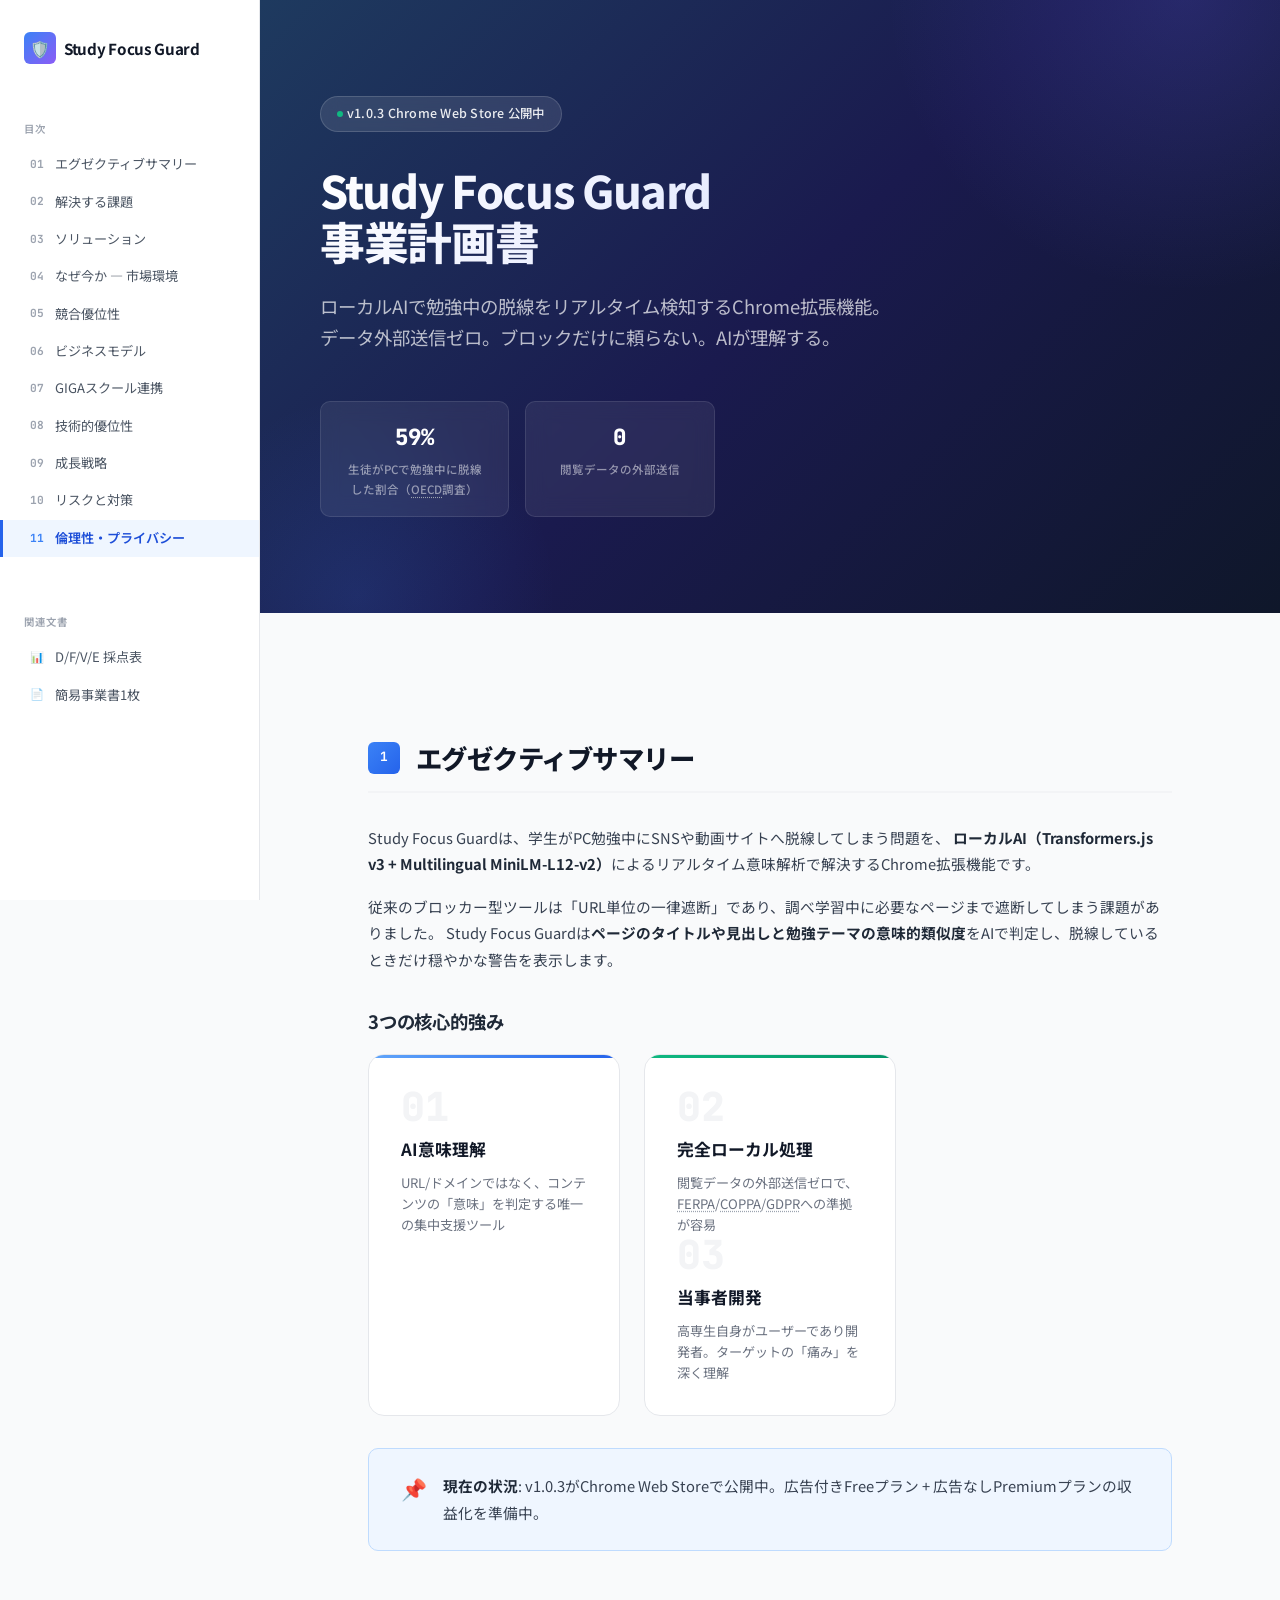
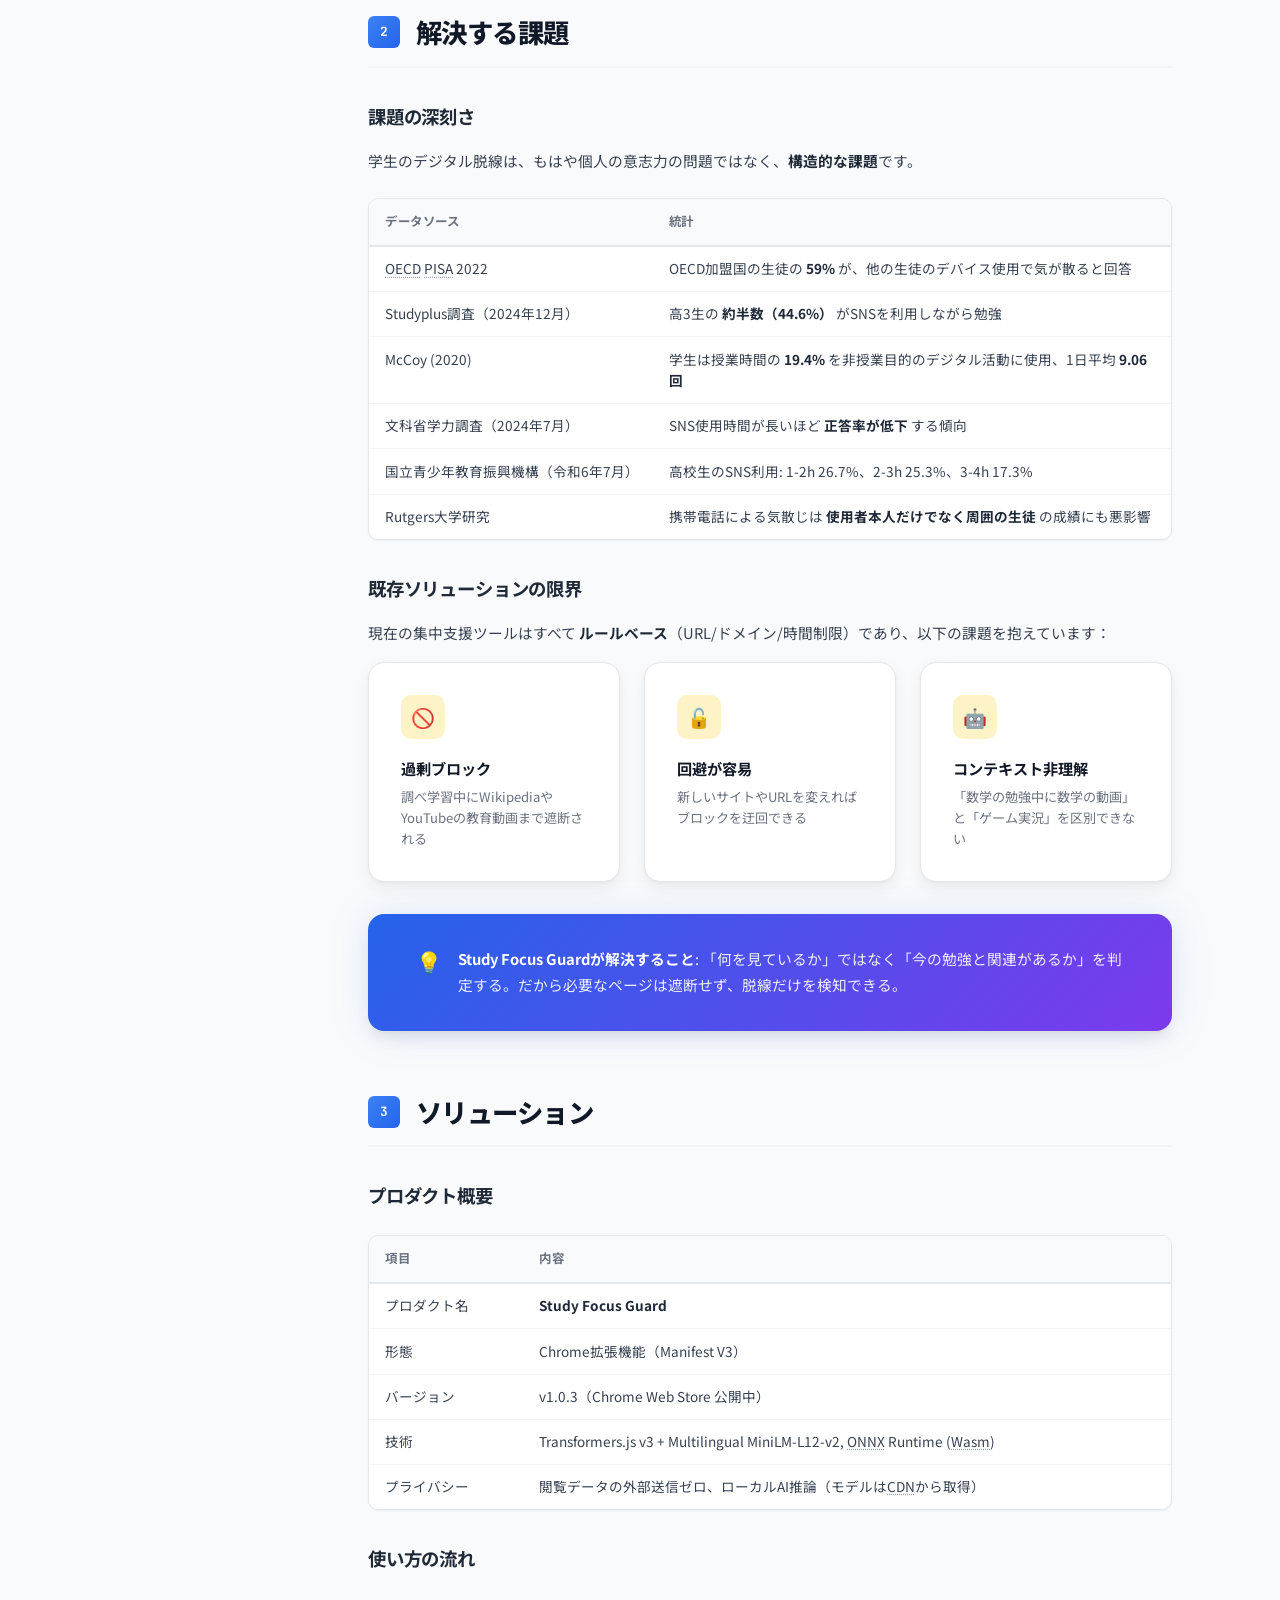
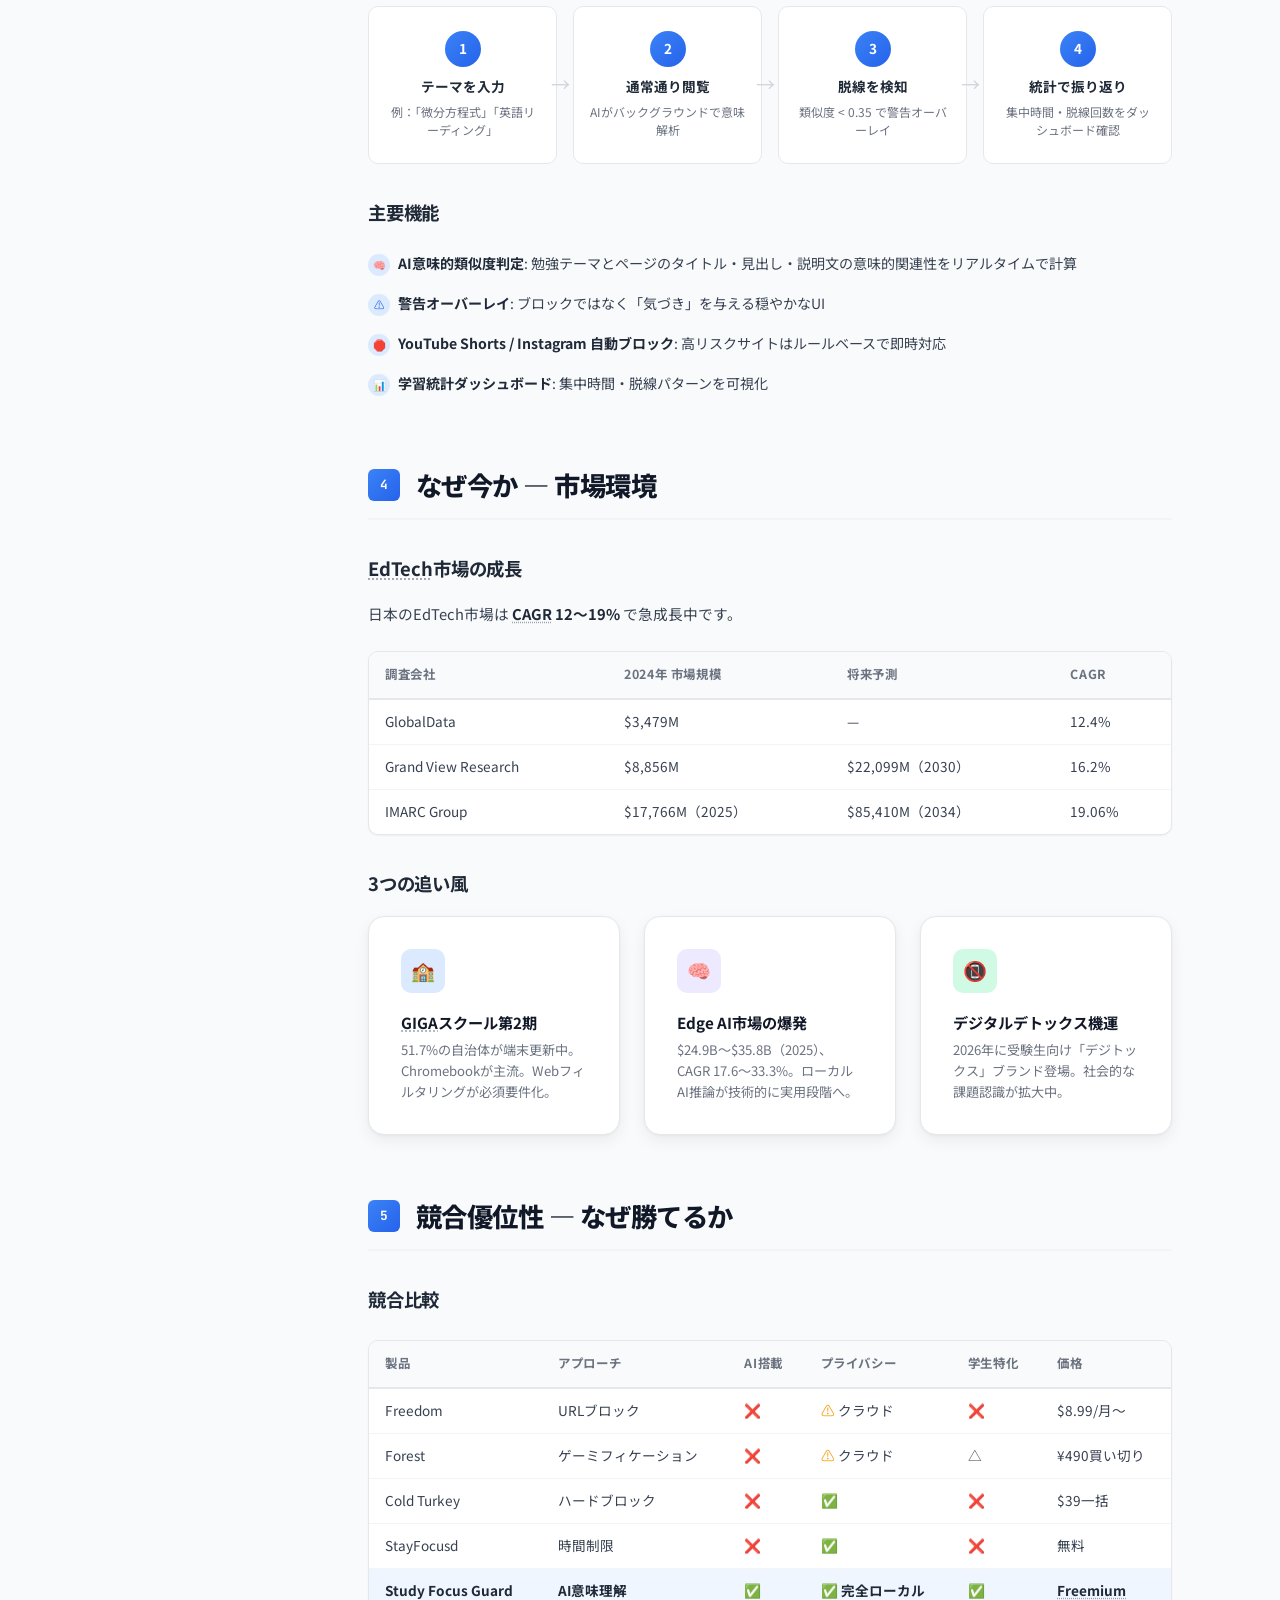
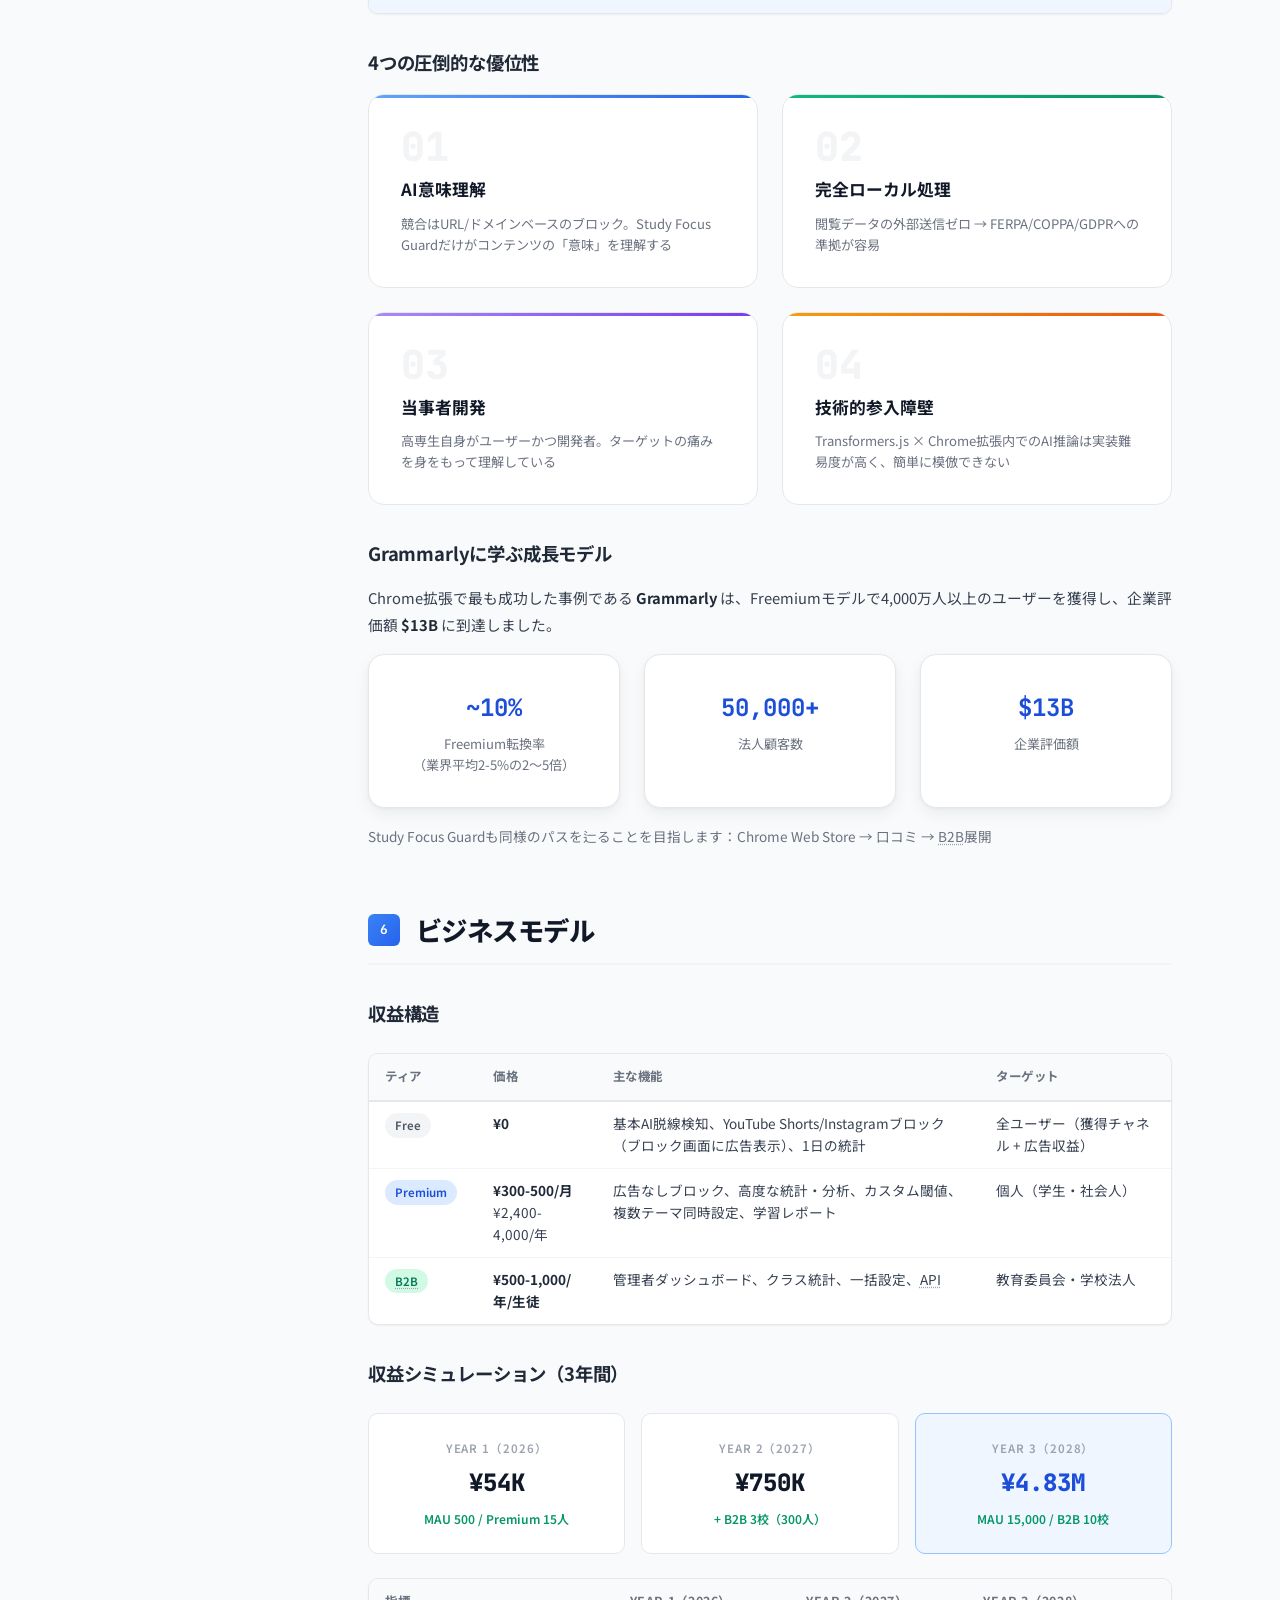
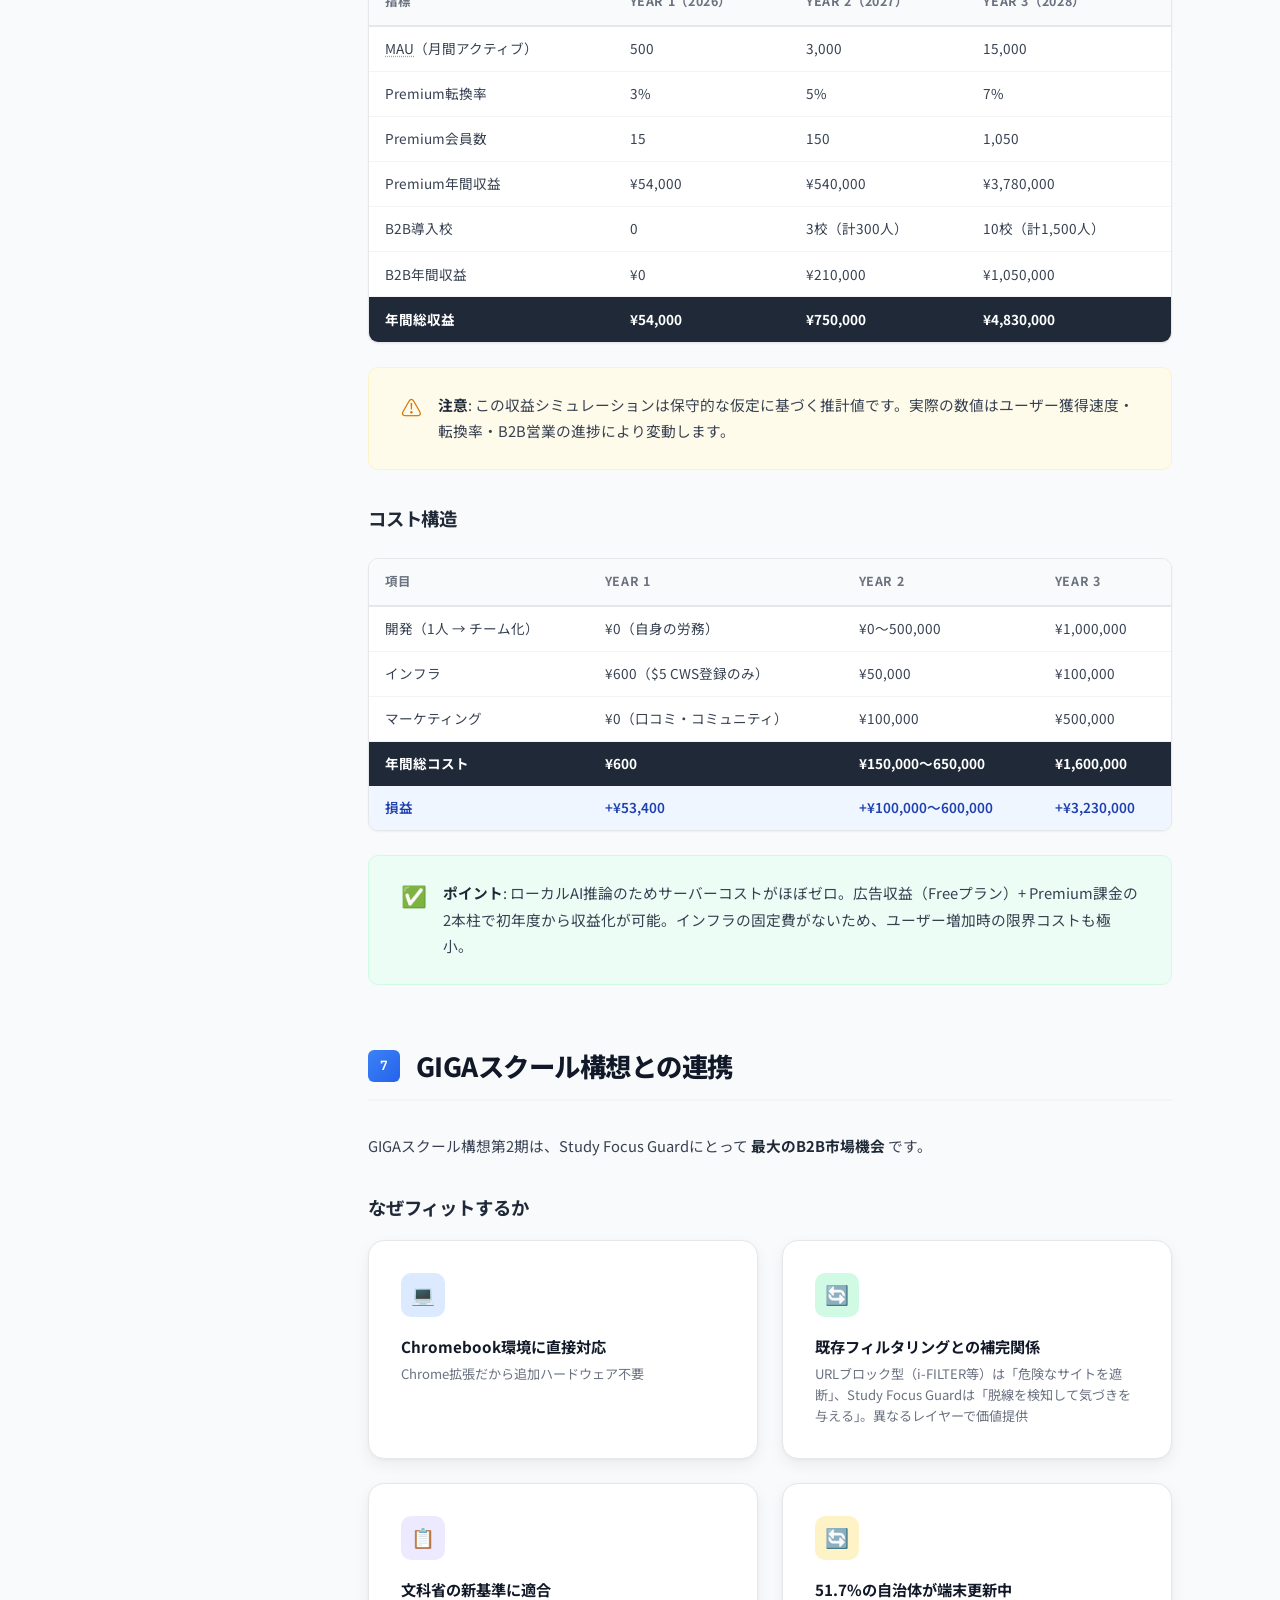
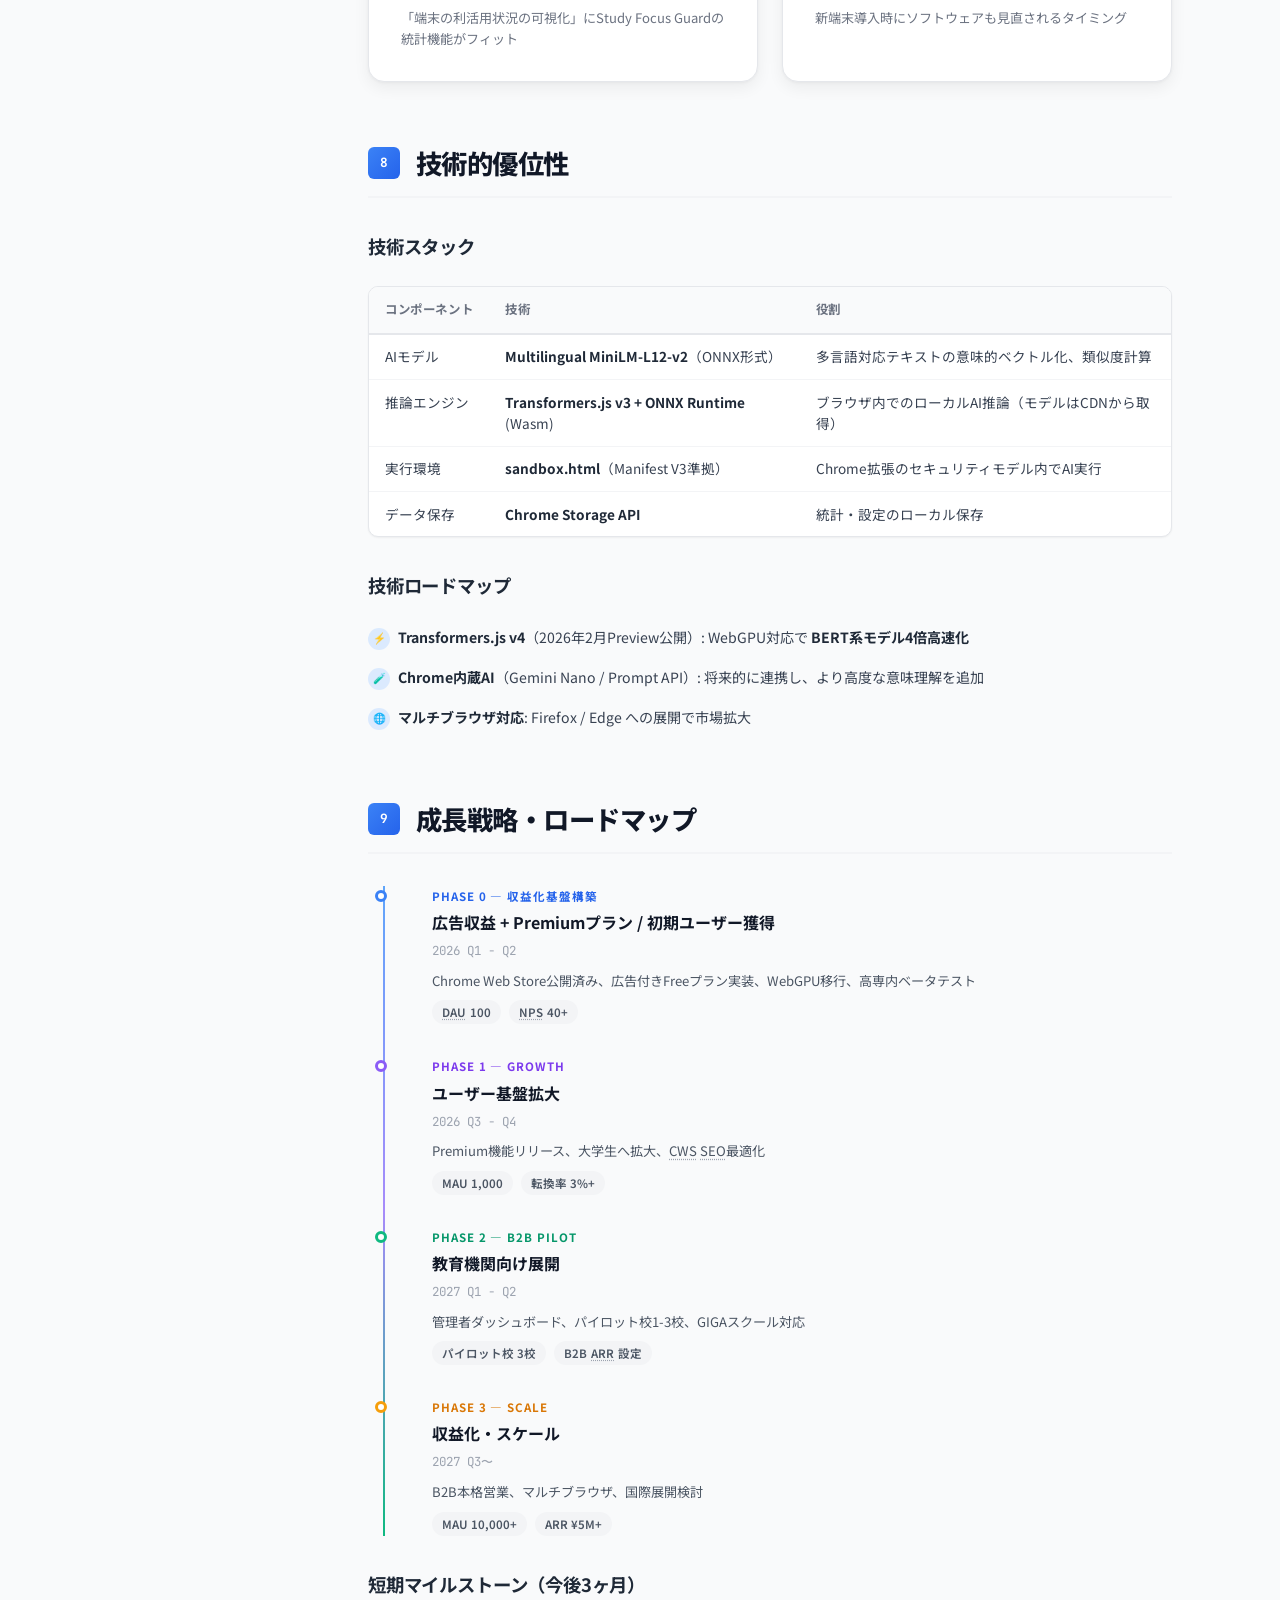
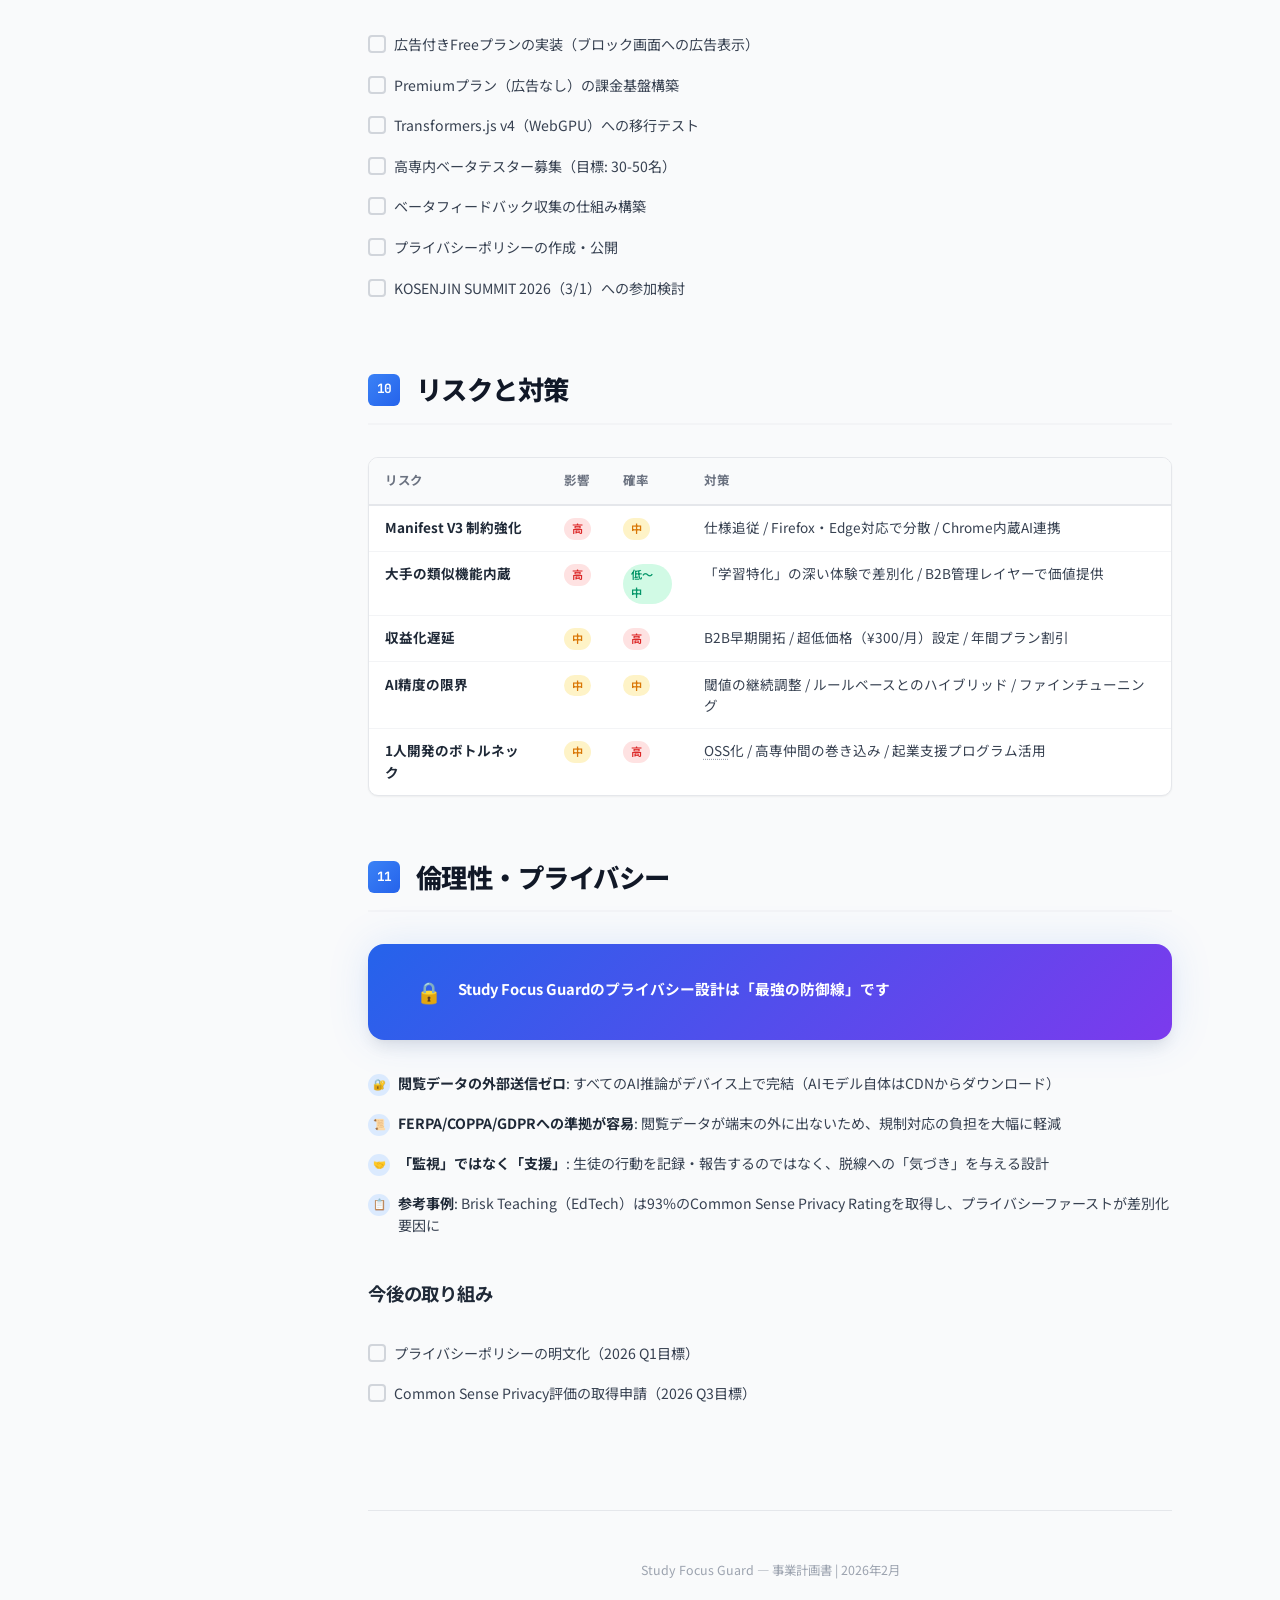
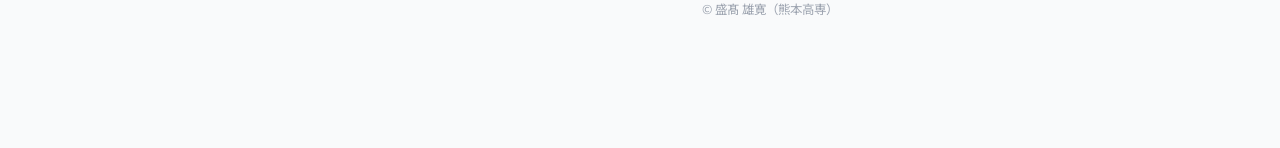
<file: docs/index.html>
<!DOCTYPE html>
<html lang="ja">
<head>
  <meta charset="UTF-8">
  <meta name="viewport" content="width=device-width, initial-scale=1.0">
  <title>事業計画書 — Study Focus Guard</title>
  <link rel="preconnect" href="https://fonts.googleapis.com">
  <link rel="preconnect" href="https://fonts.gstatic.com" crossorigin>
  <link href="https://fonts.googleapis.com/css2?family=Inter:wght@400;500;600;700;800;900&family=Noto+Sans+JP:wght@400;500;600;700;800;900&family=JetBrains+Mono:wght@400;600;700&display=swap" rel="stylesheet">
  <link rel="stylesheet" href="styles.css">
</head>
<body>

<!-- Mobile Menu Toggle -->
<button class="menu-toggle" id="menuToggle" aria-label="メニューを開く">☰</button>

<!-- Sidebar Overlay -->
<div class="sidebar-overlay" id="sidebarOverlay"></div>

<div class="page-wrapper">

  <!-- ========== Sidebar Navigation ========== -->
  <aside class="sidebar" id="sidebar">
    <div class="sidebar-header">
      <div class="sidebar-logo">
        <span class="logo-icon">🛡️</span>
        Study Focus Guard
      </div>
    </div>
    <div class="sidebar-label">目次</div>
    <ul class="sidebar-nav" id="sidebarNav">
      <li><a href="#executive-summary"><span class="nav-number">01</span>エグゼクティブサマリー</a></li>
      <li><a href="#problem"><span class="nav-number">02</span>解決する課題</a></li>
      <li><a href="#solution"><span class="nav-number">03</span>ソリューション</a></li>
      <li><a href="#market"><span class="nav-number">04</span>なぜ今か — 市場環境</a></li>
      <li><a href="#competitive"><span class="nav-number">05</span>競合優位性</a></li>
      <li><a href="#business-model"><span class="nav-number">06</span>ビジネスモデル</a></li>
      <li><a href="#giga-school"><span class="nav-number">07</span>GIGAスクール連携</a></li>
      <li><a href="#technology"><span class="nav-number">08</span>技術的優位性</a></li>
      <li><a href="#roadmap"><span class="nav-number">09</span>成長戦略</a></li>
      <li><a href="#risk"><span class="nav-number">10</span>リスクと対策</a></li>
      <li><a href="#ethics"><span class="nav-number">11</span>倫理性・プライバシー</a></li>
    </ul>

    <div class="sidebar-label" style="margin-top: var(--space-xl);">関連文書</div>
    <ul class="sidebar-nav">
      <li><a href="dfve.html"><span class="nav-number">📊</span>D/F/V/E 採点表</a></li>
      <li><a href="lean-canvas.html"><span class="nav-number">📄</span>簡易事業書1枚</a></li>
    </ul>
  </aside>

  <!-- ========== Main Content ========== -->
  <main class="main-content">

    <!-- Hero Section -->
    <section class="hero" id="top">
      <div class="hero-inner">
        <div class="hero-badge">
          <span class="badge-dot"></span>
          v1.0.3 Chrome Web Store 公開中
        </div>
        <h1>Study Focus Guard<br>事業計画書</h1>
        <p class="subtitle">
          ローカルAIで勉強中の脱線をリアルタイム検知するChrome拡張機能。<br>
          データ外部送信ゼロ。ブロックだけに頼らない。AIが理解する。
        </p>
        <div class="hero-stats">
          <div class="hero-stat">
            <div class="stat-value">59%</div>
            <div class="stat-label">生徒がPCで勉強中に脱線した割合（<abbr title="経済協力開発機構 (Organisation for Economic Co-operation and Development)">OECD</abbr>調査）</div>
          </div>
          <div class="hero-stat">
            <div class="stat-value">0</div>
            <div class="stat-label">閲覧データの外部送信</div>
          </div>
        </div>
      </div>
    </section>

    <div class="content-container">

      <!-- ===================== 1. Executive Summary ===================== -->
      <section class="section" id="executive-summary">
        <div class="section-header">
          <h2><span class="section-number">1</span>エグゼクティブサマリー</h2>
        </div>

        <p>
          Study Focus Guardは、学生がPC勉強中にSNSや動画サイトへ脱線してしまう問題を、
          <strong>ローカルAI（Transformers.js v3 + Multilingual MiniLM-L12-v2）</strong>によるリアルタイム意味解析で解決するChrome拡張機能です。
        </p>
        <p>
          従来のブロッカー型ツールは「URL単位の一律遮断」であり、調べ学習中に必要なページまで遮断してしまう課題がありました。
          Study Focus Guardは<strong>ページのタイトルや見出しと勉強テーマの意味的類似度</strong>をAIで判定し、脱線しているときだけ穏やかな警告を表示します。
        </p>

        <h3>3つの核心的強み</h3>
        <div class="card-grid card-grid-3" style="margin-top: var(--space-md);">
          <div class="strength-card animate-in animate-delay-1">
            <div class="strength-number">01</div>
            <div class="strength-title">AI意味理解</div>
            <div class="strength-desc">URL/ドメインではなく、コンテンツの「意味」を判定する唯一の集中支援ツール</div>
          </div>
          <div class="strength-card animate-in animate-delay-2">
            <div class="strength-number">02</div>
            <div class="strength-title">完全ローカル処理</div>
            <div class="strength-desc">閲覧データの外部送信ゼロで、<abbr title="米国 家庭教育権・プライバシー法">FERPA</abbr>/<abbr title="米国 児童オンラインプライバシー保護法">COPPA</abbr>/<abbr title="EU 一般データ保護規則">GDPR</abbr>への準拠が容易</div>
            <div class="strength-number">03</div>
            <div class="strength-title">当事者開発</div>
            <div class="strength-desc">高専生自身がユーザーであり開発者。ターゲットの「痛み」を深く理解</div>
          </div>
        </div>

        <div class="callout callout-blue" style="margin-top: var(--space-xl);">
          <div class="callout-icon">📌</div>
          <div class="callout-content">
            <p><strong>現在の状況</strong>: v1.0.3がChrome Web Storeで公開中。広告付きFreeプラン + 広告なしPremiumプランの収益化を準備中。</p>
          </div>
        </div>
      </section>

      <!-- ===================== 2. Problem ===================== -->
      <section class="section" id="problem">
        <div class="section-header">
          <h2><span class="section-number">2</span>解決する課題</h2>
        </div>

        <h3>課題の深刻さ</h3>
        <p>学生のデジタル脱線は、もはや個人の意志力の問題ではなく、<strong>構造的な課題</strong>です。</p>

        <div class="table-wrapper">
          <table>
            <thead>
              <tr>
                <th>データソース</th>
                <th>統計</th>
              </tr>
            </thead>
            <tbody>
              <tr>
                <td><abbr title="経済協力開発機構">OECD</abbr> <abbr title="学習到達度の国際的な評価プログラム (Programme for International Student Assessment)">PISA</abbr> 2022</td>
                <td>OECD加盟国の生徒の <strong>59%</strong> が、他の生徒のデバイス使用で気が散ると回答</td>
              </tr>
              <tr>
                <td>Studyplus調査（2024年12月）</td>
                <td>高3生の <strong>約半数（44.6%）</strong> がSNSを利用しながら勉強</td>
              </tr>
              <tr>
                <td>McCoy (2020)</td>
                <td>学生は授業時間の <strong>19.4%</strong> を非授業目的のデジタル活動に使用、1日平均 <strong>9.06回</strong></td>
              </tr>
              <tr>
                <td>文科省学力調査（2024年7月）</td>
                <td>SNS使用時間が長いほど <strong>正答率が低下</strong> する傾向</td>
              </tr>
              <tr>
                <td>国立青少年教育振興機構（令和6年7月）</td>
                <td>高校生のSNS利用: 1-2h 26.7%、2-3h 25.3%、3-4h 17.3%</td>
              </tr>
              <tr>
                <td>Rutgers大学研究</td>
                <td>携帯電話による気散じは <strong>使用者本人だけでなく周囲の生徒</strong> の成績にも悪影響</td>
              </tr>
            </tbody>
          </table>
        </div>

        <h3>既存ソリューションの限界</h3>
        <p>
          現在の集中支援ツールはすべて <strong>ルールベース</strong>（URL/ドメイン/時間制限）であり、以下の課題を抱えています：
        </p>

        <div class="card-grid card-grid-3" style="margin-top: var(--space-md);">
          <div class="card">
            <div class="card-icon card-icon-amber">🚫</div>
            <div class="card-title">過剰ブロック</div>
            <div class="card-desc">調べ学習中にWikipediaやYouTubeの教育動画まで遮断される</div>
          </div>
          <div class="card">
            <div class="card-icon card-icon-amber">🔓</div>
            <div class="card-title">回避が容易</div>
            <div class="card-desc">新しいサイトやURLを変えればブロックを迂回できる</div>
          </div>
          <div class="card">
            <div class="card-icon card-icon-amber">🤖</div>
            <div class="card-title">コンテキスト非理解</div>
            <div class="card-desc">「数学の勉強中に数学の動画」と「ゲーム実況」を区別できない</div>
          </div>
        </div>

        <div class="callout callout-highlight" style="margin-top: var(--space-xl);">
          <div class="callout-icon">💡</div>
          <div class="callout-content">
            <p><strong>Study Focus Guardが解決すること</strong>: 「何を見ているか」ではなく「今の勉強と関連があるか」を判定する。だから必要なページは遮断せず、脱線だけを検知できる。</p>
          </div>
        </div>
      </section>

      <!-- ===================== 3. Solution ===================== -->
      <section class="section" id="solution">
        <div class="section-header">
          <h2><span class="section-number">3</span>ソリューション</h2>
        </div>

        <h3>プロダクト概要</h3>
        <div class="table-wrapper">
          <table>
            <thead>
              <tr><th>項目</th><th>内容</th></tr>
            </thead>
            <tbody>
              <tr><td>プロダクト名</td><td><strong>Study Focus Guard</strong></td></tr>
              <tr><td>形態</td><td>Chrome拡張機能（Manifest V3）</td></tr>
              <tr><td>バージョン</td><td>v1.0.3（Chrome Web Store 公開中）</td></tr>
              <tr><td>技術</td><td>Transformers.js v3 + Multilingual MiniLM-L12-v2, <abbr title="ニューラルネットワークのオープン規格モデル形式 (Open Neural Network Exchange)">ONNX</abbr> Runtime (<abbr title="ブラウザ上で高速実行するための中間形式 (WebAssembly)">Wasm</abbr>)</td></tr>
              <tr><td>プライバシー</td><td>閲覧データの外部送信ゼロ、ローカルAI推論（モデルは<abbr title="コンテンツ配信ネットワーク (Content Delivery Network)">CDN</abbr>から取得）</td></tr>

            </tbody>
          </table>
        </div>

        <h3>使い方の流れ</h3>
        <div class="flow-steps">
          <div class="flow-step">
            <div class="flow-step-number">1</div>
            <div class="flow-step-title">テーマを入力</div>
            <div class="flow-step-desc">例：「微分方程式」「英語リーディング」</div>
          </div>
          <div class="flow-step">
            <div class="flow-step-number">2</div>
            <div class="flow-step-title">通常通り閲覧</div>
            <div class="flow-step-desc">AIがバックグラウンドで意味解析</div>
          </div>
          <div class="flow-step">
            <div class="flow-step-number">3</div>
            <div class="flow-step-title">脱線を検知</div>
            <div class="flow-step-desc">類似度 &lt; 0.35 で警告オーバーレイ</div>
          </div>
          <div class="flow-step">
            <div class="flow-step-number">4</div>
            <div class="flow-step-title">統計で振り返り</div>
            <div class="flow-step-desc">集中時間・脱線回数をダッシュボード確認</div>
          </div>
        </div>

        <h3>主要機能</h3>
        <ul class="feature-list">
          <li>
            <span class="feature-icon">🧠</span>
            <span><strong>AI意味的類似度判定</strong>: 勉強テーマとページのタイトル・見出し・説明文の意味的関連性をリアルタイムで計算</span>
          </li>
          <li>
            <span class="feature-icon">⚠️</span>
            <span><strong>警告オーバーレイ</strong>: ブロックではなく「気づき」を与える穏やかなUI</span>
          </li>
          <li>
            <span class="feature-icon">🛑</span>
            <span><strong>YouTube Shorts / Instagram 自動ブロック</strong>: 高リスクサイトはルールベースで即時対応</span>
          </li>
          <li>
            <span class="feature-icon">📊</span>
            <span><strong>学習統計ダッシュボード</strong>: 集中時間・脱線パターンを可視化</span>
          </li>
        </ul>
      </section>

      <!-- ===================== 4. Market ===================== -->
      <section class="section" id="market">
        <div class="section-header">
          <h2><span class="section-number">4</span>なぜ今か — 市場環境</h2>
        </div>

        <h3><abbr title="教育 × テクノロジー (Education Technology)">EdTech</abbr>市場の成長</h3>
        <p>日本のEdTech市場は <strong><abbr title="年平均成長率 (Compound Annual Growth Rate)">CAGR</abbr> 12〜19%</strong> で急成長中です。</p>

        <div class="table-wrapper">
          <table>
            <thead>
              <tr><th>調査会社</th><th>2024年 市場規模</th><th>将来予測</th><th>CAGR</th></tr>
            </thead>
            <tbody>
              <tr><td>GlobalData</td><td>$3,479M</td><td>—</td><td>12.4%</td></tr>
              <tr><td>Grand View Research</td><td>$8,856M</td><td>$22,099M（2030）</td><td>16.2%</td></tr>
              <tr><td>IMARC Group</td><td>$17,766M（2025）</td><td>$85,410M（2034）</td><td>19.06%</td></tr>
            </tbody>
          </table>
        </div>

        <h3>3つの追い風</h3>
        <div class="card-grid card-grid-3" style="margin-top: var(--space-md);">
          <div class="card">
            <div class="card-icon card-icon-blue">🏫</div>
            <div class="card-title"><abbr title="Global Innovation Gateway for All — 文科省が推進する全校端末配布構想">GIGA</abbr>スクール第2期</div>
            <div class="card-desc">51.7%の自治体が端末更新中。Chromebookが主流。Webフィルタリングが必須要件化。</div>
          </div>
          <div class="card">
            <div class="card-icon card-icon-purple">🧠</div>
            <div class="card-title">Edge AI市場の爆発</div>
            <div class="card-desc">$24.9B〜$35.8B（2025）、CAGR 17.6〜33.3%。ローカルAI推論が技術的に実用段階へ。</div>
          </div>
          <div class="card">
            <div class="card-icon card-icon-green">📵</div>
            <div class="card-title">デジタルデトックス機運</div>
            <div class="card-desc">2026年に受験生向け「デジトックス」ブランド登場。社会的な課題認識が拡大中。</div>
          </div>
        </div>
      </section>

      <!-- ===================== 5. Competitive ===================== -->
      <section class="section" id="competitive">
        <div class="section-header">
          <h2><span class="section-number">5</span>競合優位性 — なぜ勝てるか</h2>
        </div>

        <h3>競合比較</h3>
        <div class="table-wrapper">
          <table>
            <thead>
              <tr><th>製品</th><th>アプローチ</th><th>AI搭載</th><th>プライバシー</th><th>学生特化</th><th>価格</th></tr>
            </thead>
            <tbody>
              <tr>
                <td>Freedom</td>
                <td>URLブロック</td>
                <td><span class="cross">❌</span></td>
                <td><span class="warn">⚠️</span> クラウド</td>
                <td><span class="cross">❌</span></td>
                <td>$8.99/月〜</td>
              </tr>
              <tr>
                <td>Forest</td>
                <td>ゲーミフィケーション</td>
                <td><span class="cross">❌</span></td>
                <td><span class="warn">⚠️</span> クラウド</td>
                <td>△</td>
                <td>¥490買い切り</td>
              </tr>
              <tr>
                <td>Cold Turkey</td>
                <td>ハードブロック</td>
                <td><span class="cross">❌</span></td>
                <td><span class="check">✅</span></td>
                <td><span class="cross">❌</span></td>
                <td>$39一括</td>
              </tr>
              <tr>
                <td>StayFocusd</td>
                <td>時間制限</td>
                <td><span class="cross">❌</span></td>
                <td><span class="check">✅</span></td>
                <td><span class="cross">❌</span></td>
                <td>無料</td>
              </tr>
              <tr class="row-highlight">
                <td><strong>Study Focus Guard</strong></td>
                <td><strong>AI意味理解</strong></td>
                <td><span class="check"><strong>✅</strong></span></td>
                <td><span class="check"><strong>✅ 完全ローカル</strong></span></td>
                <td><span class="check"><strong>✅</strong></span></td>
                <td><strong><abbr title="基本無料 + 有料プレミアムの収益モデル (Free + Premium)">Freemium</abbr></strong></td>
              </tr>
            </tbody>
          </table>
        </div>

        <h3>4つの圧倒的な優位性</h3>
        <div class="card-grid card-grid-2" style="margin-top: var(--space-md);">
          <div class="strength-card">
            <div class="strength-number">01</div>
            <div class="strength-title">AI意味理解</div>
            <div class="strength-desc">競合はURL/ドメインベースのブロック。Study Focus Guardだけがコンテンツの「意味」を理解する</div>
          </div>
          <div class="strength-card">
            <div class="strength-number">02</div>
            <div class="strength-title">完全ローカル処理</div>
            <div class="strength-desc">閲覧データの外部送信ゼロ → FERPA/COPPA/GDPRへの準拠が容易</div>
          </div>
          <div class="strength-card">
            <div class="strength-number">03</div>
            <div class="strength-title">当事者開発</div>
            <div class="strength-desc">高専生自身がユーザーかつ開発者。ターゲットの痛みを身をもって理解している</div>
          </div>
          <div class="strength-card">
            <div class="strength-number">04</div>
            <div class="strength-title">技術的参入障壁</div>
            <div class="strength-desc">Transformers.js × Chrome拡張内でのAI推論は実装難易度が高く、簡単に模倣できない</div>
          </div>
        </div>

        <h3>Grammarlyに学ぶ成長モデル</h3>
        <p>Chrome拡張で最も成功した事例である <strong>Grammarly</strong> は、Freemiumモデルで4,000万人以上のユーザーを獲得し、企業評価額 <strong>$13B</strong> に到達しました。</p>
        <div class="card-grid card-grid-3" style="margin-top: var(--space-md);">
          <div class="card" style="text-align: center;">
            <div class="card-title" style="font-size: 1.5rem; color: var(--primary-700); font-family: var(--font-mono);">~10%</div>
            <div class="card-desc">Freemium転換率<br>（業界平均2-5%の2〜5倍）</div>
          </div>
          <div class="card" style="text-align: center;">
            <div class="card-title" style="font-size: 1.5rem; color: var(--primary-700); font-family: var(--font-mono);">50,000+</div>
            <div class="card-desc">法人顧客数</div>
          </div>
          <div class="card" style="text-align: center;">
            <div class="card-title" style="font-size: 1.5rem; color: var(--primary-700); font-family: var(--font-mono);">$13B</div>
            <div class="card-desc">企業評価額</div>
          </div>
        </div>
        <p style="margin-top: var(--space-md); color: var(--gray-500); font-size: 0.85rem;">Study Focus Guardも同様のパスを辷ることを目指します：Chrome Web Store → 口コミ → <abbr title="企業対企業の取引 (Business to Business)">B2B</abbr>展開</p>
      </section>

      <!-- ===================== 6. Business Model ===================== -->
      <section class="section" id="business-model">
        <div class="section-header">
          <h2><span class="section-number">6</span>ビジネスモデル</h2>
        </div>

        <h3>収益構造</h3>
        <div class="table-wrapper">
          <table>
            <thead>
              <tr><th>ティア</th><th>価格</th><th>主な機能</th><th>ターゲット</th></tr>
            </thead>
            <tbody>
              <tr>
                <td><span class="tag">Free</span></td>
                <td><strong>¥0</strong></td>
                <td>基本AI脱線検知、YouTube Shorts/Instagramブロック（ブロック画面に広告表示）、1日の統計</td>
                <td>全ユーザー（獲得チャネル + 広告収益）</td>
              </tr>
              <tr>
                <td><span class="tag tag-blue">Premium</span></td>
                <td><strong>¥300-500/月</strong><br>¥2,400-4,000/年</td>
                <td>広告なしブロック、高度な統計・分析、カスタム閾値、複数テーマ同時設定、学習レポート</td>
                <td>個人（学生・社会人）</td>
              </tr>
              <tr>
                <td><span class="tag tag-green"><abbr title="企業対企業向け販売">B2B</abbr></span></td>
                <td><strong>¥500-1,000/年/生徒</strong></td>
                <td>管理者ダッシュボード、クラス統計、一括設定、<abbr title="外部システムとの連携用インターフェース (Application Programming Interface)">API</abbr></td>
                <td>教育委員会・学校法人</td>
              </tr>
            </tbody>
          </table>
        </div>

        <h3>収益シミュレーション（3年間）</h3>
        <div class="revenue-row">
          <div class="revenue-card">
            <div class="revenue-year">Year 1（2026）</div>
            <div class="revenue-amount">¥54K</div>
            <div class="revenue-growth">MAU 500 / Premium 15人</div>
          </div>
          <div class="revenue-card">
            <div class="revenue-year">Year 2（2027）</div>
            <div class="revenue-amount">¥750K</div>
            <div class="revenue-growth">+ B2B 3校（300人）</div>
          </div>
          <div class="revenue-card">
            <div class="revenue-year">Year 3（2028）</div>
            <div class="revenue-amount">¥4.83M</div>
            <div class="revenue-growth">MAU 15,000 / B2B 10校</div>
          </div>
        </div>

        <div class="table-wrapper">
          <table>
            <thead>
              <tr><th>指標</th><th>Year 1（2026）</th><th>Year 2（2027）</th><th>Year 3（2028）</th></tr>
            </thead>
            <tbody>
              <tr><td><abbr title="月間アクティブユーザー数 (Monthly Active Users)">MAU</abbr>（月間アクティブ）</td><td>500</td><td>3,000</td><td>15,000</td></tr>
              <tr><td>Premium転換率</td><td>3%</td><td>5%</td><td>7%</td></tr>
              <tr><td>Premium会員数</td><td>15</td><td>150</td><td>1,050</td></tr>
              <tr><td>Premium年間収益</td><td>¥54,000</td><td>¥540,000</td><td>¥3,780,000</td></tr>
              <tr><td>B2B導入校</td><td>0</td><td>3校（計300人）</td><td>10校（計1,500人）</td></tr>
              <tr><td>B2B年間収益</td><td>¥0</td><td>¥210,000</td><td>¥1,050,000</td></tr>
              <tr class="row-total"><td>年間総収益</td><td>¥54,000</td><td>¥750,000</td><td>¥4,830,000</td></tr>
            </tbody>
          </table>
        </div>

        <div class="callout callout-amber">
          <div class="callout-icon">⚠️</div>
          <div class="callout-content">
            <p><strong>注意</strong>: この収益シミュレーションは保守的な仮定に基づく推計値です。実際の数値はユーザー獲得速度・転換率・B2B営業の進捗により変動します。</p>
          </div>
        </div>

        <h3>コスト構造</h3>
        <div class="table-wrapper">
          <table>
            <thead>
              <tr><th>項目</th><th>Year 1</th><th>Year 2</th><th>Year 3</th></tr>
            </thead>
            <tbody>
              <tr><td>開発（1人 → チーム化）</td><td>¥0（自身の労務）</td><td>¥0〜500,000</td><td>¥1,000,000</td></tr>
              <tr><td>インフラ</td><td>¥600（$5 CWS登録のみ）</td><td>¥50,000</td><td>¥100,000</td></tr>
              <tr><td>マーケティング</td><td>¥0（口コミ・コミュニティ）</td><td>¥100,000</td><td>¥500,000</td></tr>
              <tr class="row-total"><td>年間総コスト</td><td>¥600</td><td>¥150,000〜650,000</td><td>¥1,600,000</td></tr>
              <tr class="row-highlight"><td>損益</td><td>+¥53,400</td><td>+¥100,000〜600,000</td><td>+¥3,230,000</td></tr>
            </tbody>
          </table>
        </div>

        <div class="callout callout-green">
          <div class="callout-icon">✅</div>
          <div class="callout-content">
            <p><strong>ポイント</strong>: ローカルAI推論のためサーバーコストがほぼゼロ。広告収益（Freeプラン）+ Premium課金の2本柱で初年度から収益化が可能。インフラの固定費がないため、ユーザー増加時の限界コストも極小。</p>
          </div>
        </div>
      </section>

      <!-- ===================== 7. GIGA School ===================== -->
      <section class="section" id="giga-school">
        <div class="section-header">
          <h2><span class="section-number">7</span>GIGAスクール構想との連携</h2>
        </div>

        <p>GIGAスクール構想第2期は、Study Focus Guardにとって <strong>最大のB2B市場機会</strong> です。</p>

        <h3>なぜフィットするか</h3>
        <div class="card-grid card-grid-2" style="margin-top: var(--space-md);">
          <div class="card">
            <div class="card-icon card-icon-blue">💻</div>
            <div class="card-title">Chromebook環境に直接対応</div>
            <div class="card-desc">Chrome拡張だから追加ハードウェア不要</div>
          </div>
          <div class="card">
            <div class="card-icon card-icon-green">🔄</div>
            <div class="card-title">既存フィルタリングとの補完関係</div>
            <div class="card-desc">URLブロック型（i-FILTER等）は「危険なサイトを遮断」、Study Focus Guardは「脱線を検知して気づきを与える」。異なるレイヤーで価値提供</div>
          </div>
          <div class="card">
            <div class="card-icon card-icon-purple">📋</div>
            <div class="card-title">文科省の新基準に適合</div>
            <div class="card-desc">「端末の利活用状況の可視化」にStudy Focus Guardの統計機能がフィット</div>
          </div>
          <div class="card">
            <div class="card-icon card-icon-amber">🔄</div>
            <div class="card-title">51.7%の自治体が端末更新中</div>
            <div class="card-desc">新端末導入時にソフトウェアも見直されるタイミング</div>
          </div>
        </div>
      </section>

      <!-- ===================== 8. Technology ===================== -->
      <section class="section" id="technology">
        <div class="section-header">
          <h2><span class="section-number">8</span>技術的優位性</h2>
        </div>

        <h3>技術スタック</h3>
        <div class="table-wrapper">
          <table>
            <thead>
              <tr><th>コンポーネント</th><th>技術</th><th>役割</th></tr>
            </thead>
            <tbody>
              <tr><td>AIモデル</td><td><strong>Multilingual MiniLM-L12-v2</strong>（ONNX形式）</td><td>多言語対応テキストの意味的ベクトル化、類似度計算</td></tr>
              <tr><td>推論エンジン</td><td><strong>Transformers.js v3 + ONNX Runtime</strong> (Wasm)</td><td>ブラウザ内でのローカルAI推論（モデルはCDNから取得）</td></tr>
              <tr><td>実行環境</td><td><strong>sandbox.html</strong>（Manifest V3準拠）</td><td>Chrome拡張のセキュリティモデル内でAI実行</td></tr>
              <tr><td>データ保存</td><td><strong>Chrome Storage API</strong></td><td>統計・設定のローカル保存</td></tr>
            </tbody>
          </table>
        </div>

        <h3>技術ロードマップ</h3>
        <ul class="feature-list">
          <li>
            <span class="feature-icon">⚡</span>
            <span><strong>Transformers.js v4</strong>（2026年2月Preview公開）: WebGPU対応で <strong>BERT系モデル4倍高速化</strong></span>
          </li>
          <li>
            <span class="feature-icon">🧪</span>
            <span><strong>Chrome内蔵AI</strong>（Gemini Nano / Prompt API）: 将来的に連携し、より高度な意味理解を追加</span>
          </li>
          <li>
            <span class="feature-icon">🌐</span>
            <span><strong>マルチブラウザ対応</strong>: Firefox / Edge への展開で市場拡大</span>
          </li>
        </ul>
      </section>

      <!-- ===================== 9. Roadmap ===================== -->
      <section class="section" id="roadmap">
        <div class="section-header">
          <h2><span class="section-number">9</span>成長戦略・ロードマップ</h2>
        </div>

        <div class="timeline">
          <div class="timeline-item">
            <div class="timeline-dot"></div>
            <div class="timeline-phase">Phase 0 — 収益化基盤構築</div>
            <div class="timeline-title">広告収益 + Premiumプラン / 初期ユーザー獲得</div>
            <div class="timeline-period">2026 Q1 - Q2</div>
            <div class="timeline-content">
              Chrome Web Store公開済み、広告付きFreeプラン実装、WebGPU移行、高専内ベータテスト
            </div>
            <span class="timeline-kpi"><abbr title="日間アクティブユーザー数 (Daily Active Users)">DAU</abbr> 100</span>
            <span class="timeline-kpi"><abbr title="推奨度スコア — ユーザー満足度の指標 (Net Promoter Score)">NPS</abbr> 40+</span>
          </div>
          <div class="timeline-item">
            <div class="timeline-dot"></div>
            <div class="timeline-phase">Phase 1 — Growth</div>
            <div class="timeline-title">ユーザー基盤拡大</div>
            <div class="timeline-period">2026 Q3 - Q4</div>
            <div class="timeline-content">
              Premium機能リリース、大学生へ拡大、<abbr title="Chrome Web Store">CWS</abbr> <abbr title="検索エンジン最適化 (Search Engine Optimization)">SEO</abbr>最適化
            </div>
            <span class="timeline-kpi">MAU 1,000</span>
            <span class="timeline-kpi">転換率 3%+</span>
          </div>
          <div class="timeline-item">
            <div class="timeline-dot"></div>
            <div class="timeline-phase">Phase 2 — B2B Pilot</div>
            <div class="timeline-title">教育機関向け展開</div>
            <div class="timeline-period">2027 Q1 - Q2</div>
            <div class="timeline-content">
              管理者ダッシュボード、パイロット校1-3校、GIGAスクール対応
            </div>
            <span class="timeline-kpi">パイロット校 3校</span>
            <span class="timeline-kpi">B2B <abbr title="年間経常収益 (Annual Recurring Revenue)">ARR</abbr>設定</span>
          </div>
          <div class="timeline-item">
            <div class="timeline-dot"></div>
            <div class="timeline-phase">Phase 3 — Scale</div>
            <div class="timeline-title">収益化・スケール</div>
            <div class="timeline-period">2027 Q3〜</div>
            <div class="timeline-content">
              B2B本格営業、マルチブラウザ、国際展開検討
            </div>
            <span class="timeline-kpi">MAU 10,000+</span>
            <span class="timeline-kpi">ARR ¥5M+</span>
          </div>
        </div>

        <h3>短期マイルストーン（今後3ヶ月）</h3>
        <ul class="checklist">
          <li>広告付きFreeプランの実装（ブロック画面への広告表示）</li>
          <li>Premiumプラン（広告なし）の課金基盤構築</li>
          <li>Transformers.js v4（WebGPU）への移行テスト</li>
          <li>高専内ベータテスター募集（目標: 30-50名）</li>
          <li>ベータフィードバック収集の仕組み構築</li>
          <li>プライバシーポリシーの作成・公開</li>
          <li>KOSENJIN SUMMIT 2026（3/1）への参加検討</li>
        </ul>
      </section>

      <!-- ===================== 10. Risk ===================== -->
      <section class="section" id="risk">
        <div class="section-header">
          <h2><span class="section-number">10</span>リスクと対策</h2>
        </div>

        <div class="table-wrapper">
          <table>
            <thead>
              <tr><th>リスク</th><th>影響</th><th>確率</th><th>対策</th></tr>
            </thead>
            <tbody>
              <tr>
                <td><strong>Manifest V3 制約強化</strong></td>
                <td><span class="badge badge-high">高</span></td>
                <td><span class="badge badge-medium">中</span></td>
                <td>仕様追従 / Firefox・Edge対応で分散 / Chrome内蔵AI連携</td>
              </tr>
              <tr>
                <td><strong>大手の類似機能内蔵</strong></td>
                <td><span class="badge badge-high">高</span></td>
                <td><span class="badge badge-low">低〜中</span></td>
                <td>「学習特化」の深い体験で差別化 / B2B管理レイヤーで価値提供</td>
              </tr>
              <tr>
                <td><strong>収益化遅延</strong></td>
                <td><span class="badge badge-medium">中</span></td>
                <td><span class="badge badge-high">高</span></td>
                <td>B2B早期開拓 / 超低価格（¥300/月）設定 / 年間プラン割引</td>
              </tr>
              <tr>
                <td><strong>AI精度の限界</strong></td>
                <td><span class="badge badge-medium">中</span></td>
                <td><span class="badge badge-medium">中</span></td>
                <td>閾値の継続調整 / ルールベースとのハイブリッド / ファインチューニング</td>
              </tr>
              <tr>
                <td><strong>1人開発のボトルネック</strong></td>
                <td><span class="badge badge-medium">中</span></td>
                <td><span class="badge badge-high">高</span></td>
                <td><abbr title="オープンソースソフトウェア — ソースコードを公開して誰でも自由に使えるようにすること">OSS</abbr>化 / 高専仲間の巻き込み / 起業支援プログラム活用</td>
              </tr>
            </tbody>
          </table>
        </div>
      </section>

      <!-- ===================== 11. Ethics ===================== -->
      <section class="section" id="ethics">
        <div class="section-header">
          <h2><span class="section-number">11</span>倫理性・プライバシー</h2>
        </div>

        <div class="callout callout-highlight">
          <div class="callout-icon">🔒</div>
          <div class="callout-content">
            <p><strong>Study Focus Guardのプライバシー設計は「最強の防御線」です</strong></p>
          </div>
        </div>

        <ul class="feature-list" style="margin-top: var(--space-lg);">
          <li>
            <span class="feature-icon">🔐</span>
            <span><strong>閲覧データの外部送信ゼロ</strong>: すべてのAI推論がデバイス上で完結（AIモデル自体はCDNからダウンロード）</span>
          </li>
          <li>
            <span class="feature-icon">📜</span>
            <span><strong>FERPA/COPPA/GDPRへの準拠が容易</strong>: 閲覧データが端末の外に出ないため、規制対応の負担を大幅に軽減</span>
          </li>
          <li>
            <span class="feature-icon">🤝</span>
            <span><strong>「監視」ではなく「支援」</strong>: 生徒の行動を記録・報告するのではなく、脱線への「気づき」を与える設計</span>
          </li>
          <li>
            <span class="feature-icon">📋</span>
            <span><strong>参考事例</strong>: Brisk Teaching（EdTech）は93%のCommon Sense Privacy Ratingを取得し、プライバシーファーストが差別化要因に</span>
          </li>
        </ul>

        <h3>今後の取り組み</h3>
        <ul class="checklist">
          <li>プライバシーポリシーの明文化（2026 Q1目標）</li>
          <li>Common Sense Privacy評価の取得申請（2026 Q3目標）</li>
        </ul>
      </section>



      <!-- Footer -->
      <footer class="doc-footer">
        <p>Study Focus Guard — 事業計画書 | 2026年2月</p>
        <p>© 盛髙 雄寛（熊本高専）</p>
      </footer>

    </div><!-- /.content-container -->
  </main>
</div><!-- /.page-wrapper -->

<!-- Back to Top -->
<button class="back-to-top" id="backToTop" aria-label="ページ上部へ">↑</button>

<script>
  // Sidebar navigation active state
  const sections = document.querySelectorAll('.section');
  const navLinks = document.querySelectorAll('.sidebar-nav a');

  const observer = new IntersectionObserver((entries) => {
    entries.forEach(entry => {
      if (entry.isIntersecting) {
        navLinks.forEach(link => {
          link.classList.remove('active');
          if (link.getAttribute('href') === '#' + entry.target.id) {
            link.classList.add('active');
          }
        });
      }
    });
  }, { rootMargin: '-20% 0px -70% 0px' });

  sections.forEach(section => observer.observe(section));

  // Back to Top button
  const backToTop = document.getElementById('backToTop');
  window.addEventListener('scroll', () => {
    backToTop.classList.toggle('visible', window.scrollY > 400);
  });
  backToTop.addEventListener('click', () => {
    window.scrollTo({ top: 0, behavior: 'smooth' });
  });

  // Mobile sidebar toggle
  const menuToggle = document.getElementById('menuToggle');
  const sidebar = document.getElementById('sidebar');
  const overlay = document.getElementById('sidebarOverlay');

  menuToggle.addEventListener('click', () => {
    sidebar.classList.toggle('open');
    overlay.classList.toggle('show');
  });

  overlay.addEventListener('click', () => {
    sidebar.classList.remove('open');
    overlay.classList.remove('show');
  });

  // Close sidebar on nav click (mobile)
  navLinks.forEach(link => {
    link.addEventListener('click', () => {
      if (window.innerWidth <= 1200) {
        sidebar.classList.remove('open');
        overlay.classList.remove('show');
      }
    });
  });

  // Animate elements on scroll
  const animateElements = document.querySelectorAll('.animate-in');
  const animateObserver = new IntersectionObserver((entries) => {
    entries.forEach(entry => {
      if (entry.isIntersecting) {
        entry.target.style.animationPlayState = 'running';
      }
    });
  }, { threshold: 0.1 });

  animateElements.forEach(el => {
    el.style.animationPlayState = 'paused';
    animateObserver.observe(el);
  });
</script>

</body>
</html>
</file>
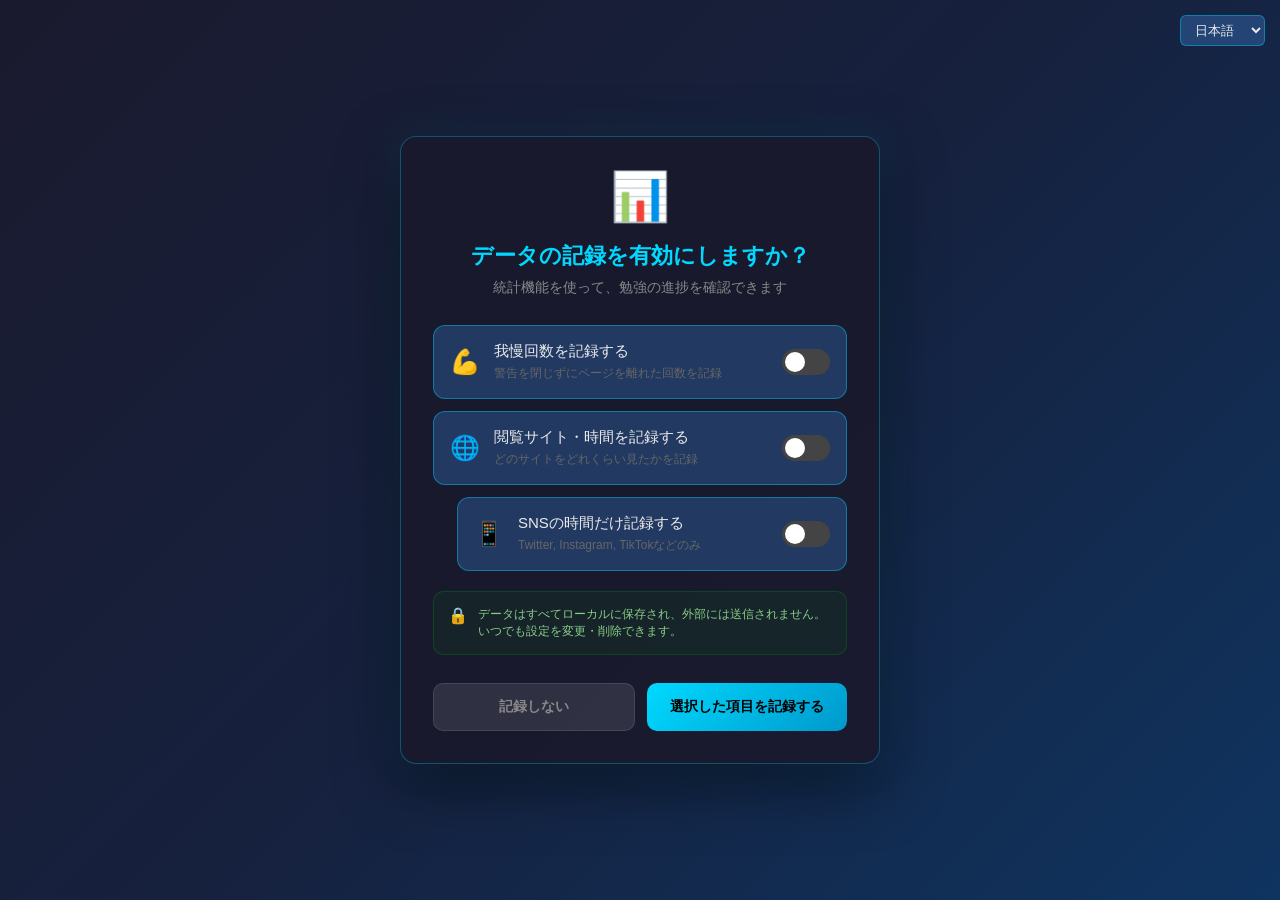
<file: first-run-dialog.html>
<!DOCTYPE html>
<html lang="ja">

<head>
    <meta charset="UTF-8">
    <title data-i18n="firstrun_title">データ記録の設定 - Study Focus Guard</title>
    <link rel="stylesheet" href="first-run-dialog.css">
</head>

<body>
    <div class="dialog-container">
        <!-- 言語選択を右上に配置 -->
        <div class="language-selector-wrapper" style="position: absolute; top: 15px; right: 15px;">
            <select id="language-select"
                style="padding: 6px 10px; border-radius: 6px; background: rgba(45, 90, 150, 0.6); border: 1px solid rgba(0, 217, 255, 0.4); color: #eaeaea; font-size: 13px; cursor: pointer;">
                <option value="ja">日本語</option>
                <option value="en">English</option>
            </select>
        </div>

        <div class="dialog-header">
            <div class="icon">📊</div>
            <h1 data-i18n="firstrun_title">データの記録を有効にしますか？</h1>
            <p class="subtitle" data-i18n="firstrun_subtitle">統計機能を使って、勉強の進捗を確認できます</p>
        </div>

        <div class="dialog-content">
            <div class="option-group">
                <label class="option-item">
                    <div class="option-info">
                        <span class="option-icon">💪</span>
                        <div class="option-text">
                            <span class="option-title" data-i18n="firstrun_patience_title">我慢回数を記録する</span>
                            <span class="option-desc" data-i18n="firstrun_patience_desc">警告を閉じずにページを離れた回数を記録</span>
                        </div>
                    </div>
                    <label class="toggle-switch">
                        <input type="checkbox" id="record-patience">
                        <span class="toggle-slider"></span>
                    </label>
                </label>

                <label class="option-item">
                    <div class="option-info">
                        <span class="option-icon">🌐</span>
                        <div class="option-text">
                            <span class="option-title" data-i18n="firstrun_browsing_title">閲覧サイト・時間を記録する</span>
                            <span class="option-desc" data-i18n="firstrun_browsing_desc">どのサイトをどれくらい見たかを記録</span>
                        </div>
                    </div>
                    <label class="toggle-switch">
                        <input type="checkbox" id="record-browsing">
                        <span class="toggle-slider"></span>
                    </label>
                </label>

                <label class="option-item sub-option" id="sns-only-option">
                    <div class="option-info">
                        <span class="option-icon">📱</span>
                        <div class="option-text">
                            <span class="option-title" data-i18n="firstrun_sns_title">SNSの時間だけ記録する</span>
                            <span class="option-desc" data-i18n="firstrun_sns_desc">Twitter, Instagram,
                                TikTokなどのみ</span>
                        </div>
                    </div>
                    <label class="toggle-switch">
                        <input type="checkbox" id="record-sns-only">
                        <span class="toggle-slider"></span>
                    </label>
                </label>
            </div>

            <div class="privacy-note">
                <span class="privacy-icon">🔒</span>
                <span data-i18n="firstrun_privacy">データはすべてローカルに保存され、外部には送信されません。いつでも設定を変更・削除できます。</span>
            </div>
        </div>

        <div class="dialog-actions">
            <button id="btn-skip" class="btn btn-secondary" data-i18n="firstrun_skip">記録しない</button>
            <button id="btn-enable" class="btn btn-primary" data-i18n="firstrun_enable">選択した項目を記録する</button>
        </div>
    </div>

    <script src="i18n.js"></script>
    <script src="statistics-storage.js"></script>
    <script src="first-run-dialog.js"></script>
</body>

</html>
</file>
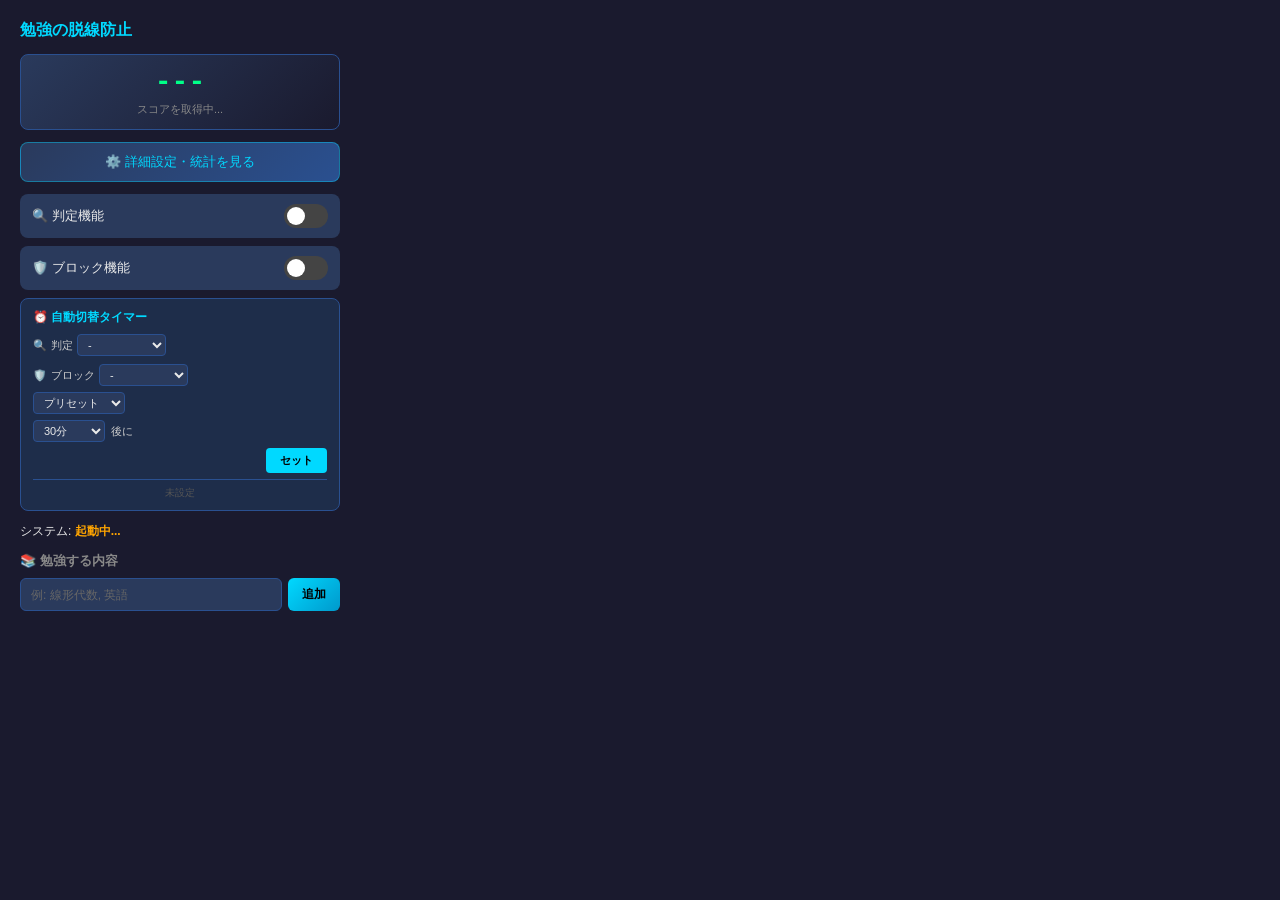
<file: popup.html>
<!DOCTYPE html>
<html lang="ja">

<head>
    <meta charset="UTF-8">
    <title data-i18n="popup_title">Study Focus Guard</title>
    <style>
        body {
            width: 320px;
            padding: 12px;
            font-family: -apple-system, BlinkMacSystemFont, 'Segoe UI', Roboto, sans-serif;
            background: #1a1a2e;
            color: #eaeaea;
        }

        h2 {
            margin-top: 0;
            color: #00d9ff;
            font-size: 16px;
        }

        h3 {
            margin: 12px 0 8px;
            font-size: 13px;
            color: #888;
        }

        /* スコア表示セクション */
        #score-section {
            background: linear-gradient(135deg, #2a3a5c 0%, #1a1a2e 100%);
            border: 1px solid #2a5090;
            border-radius: 8px;
            padding: 12px;
            margin-bottom: 12px;
            text-align: center;
        }

        #score-display {
            font-size: 28px;
            font-weight: bold;
            font-family: 'Courier New', monospace;
        }

        #score-display.safe {
            color: #00ff88;
        }

        #score-display.warning {
            color: #ffaa00;
        }

        #score-display.danger {
            color: #ff4d4d;
        }

        #score-status {
            font-size: 11px;
            color: #888;
            margin-top: 4px;
        }

        /* 拡張機能ON/OFFトグル */
        #master-toggle-section {
            display: flex;
            justify-content: space-between;
            align-items: center;
            background: #2a3a5c;
            border-radius: 8px;
            padding: 10px 12px;
            margin-bottom: 12px;
        }

        #master-toggle-section span {
            font-size: 13px;
        }

        /* トグルスイッチ共通 */
        .toggle-switch {
            position: relative;
            width: 44px;
            height: 24px;
            cursor: pointer;
        }

        .toggle-switch input {
            opacity: 0;
            width: 0;
            height: 0;
        }

        .toggle-slider {
            position: absolute;
            top: 0;
            left: 0;
            right: 0;
            bottom: 0;
            background-color: #444;
            border-radius: 24px;
            transition: 0.3s;
        }

        .toggle-slider:before {
            position: absolute;
            content: "";
            height: 18px;
            width: 18px;
            left: 3px;
            bottom: 3px;
            background-color: white;
            border-radius: 50%;
            transition: 0.3s;
        }

        /* Prevent animation on load */
        .preload .toggle-slider,
        .preload .toggle-slider:before {
            transition: none !important;
        }

        .toggle-switch input:checked+.toggle-slider {
            background-color: #00d9ff;
        }

        .toggle-switch input:checked+.toggle-slider:before {
            transform: translateX(20px);
        }

        /* システムステータス */
        #status {
            font-size: 12px;
            margin-bottom: 10px;
        }

        #system-status {
            font-weight: bold;
        }

        /* トピック追加セクション */
        #add-section {
            display: flex;
            gap: 6px;
            margin-bottom: 10px;
        }

        input[type="text"] {
            flex-grow: 1;
            padding: 8px 10px;
            border: 1px solid #2a5090;
            border-radius: 6px;
            background: #2a3a5c;
            color: #eaeaea;
            font-size: 12px;
        }

        input[type="text"]::placeholder {
            color: #666;
        }

        button#add-btn {
            padding: 8px 14px;
            background: linear-gradient(135deg, #00d9ff, #0099cc);
            color: #000;
            border: none;
            border-radius: 6px;
            cursor: pointer;
            font-weight: bold;
            font-size: 12px;
        }

        button#add-btn:hover {
            background: linear-gradient(135deg, #00ffff, #00bbee);
        }

        /* トピックリスト */
        ul {
            list-style-type: none;
            padding: 0;
            margin: 0;
            max-height: 180px;
            overflow-y: auto;
        }

        li {
            display: flex;
            justify-content: space-between;
            align-items: center;
            margin-bottom: 6px;
            background: #2a3a5c;
            padding: 8px 10px;
            border-radius: 6px;
            border: 1px solid #2a5090;
        }

        .topic-info {
            display: flex;
            align-items: center;
            gap: 8px;
            flex: 1;
            min-width: 0;
        }

        .topic-name {
            flex: 1;
            overflow: hidden;
            text-overflow: ellipsis;
            white-space: nowrap;
            font-size: 13px;
            transition: color 0.3s, text-decoration-color 0.3s;
        }

        .topic-name.disabled {
            color: #666;
            text-decoration: line-through;
            text-decoration-color: #666;
        }

        .topic-actions {
            display: flex;
            align-items: center;
            gap: 8px;
        }

        .toggle-switch.small {
            width: 36px;
            height: 20px;
        }

        .toggle-switch.small .toggle-slider:before {
            height: 14px;
            width: 14px;
        }

        .toggle-switch.small input:checked+.toggle-slider:before {
            transform: translateX(16px);
        }

        button.remove-btn {
            background: #ff4d4d;
            color: white;
            border: none;
            border-radius: 4px;
            cursor: pointer;
            padding: 4px 8px;
            font-size: 11px;
        }

        button.remove-btn:hover {
            background: #ff6666;
        }

        /* スクロールバー */
        ul::-webkit-scrollbar {
            width: 6px;
        }

        ul::-webkit-scrollbar-track {
            background: #2a3a5c;
            border-radius: 3px;
        }

        ul::-webkit-scrollbar-thumb {
            background: #2a5090;
            border-radius: 3px;
        }
    </style>
</head>

<body class="preload">
    <h2 data-i18n="popup_title">勉強の脱線防止</h2>

    <!-- スコア表示 -->
    <div id="score-section">
        <div id="score-display" class="safe">---</div>
        <div id="score-status" data-i18n="score_loading">スコアを取得中...</div>
    </div>

    <!-- 詳細設定ボタン -->
    <div id="settings-section" style="margin-bottom: 12px; text-align: center;">
        <button id="open-settings" data-i18n="settings_button" style="
            width: 100%;
            padding: 10px;
            background: linear-gradient(135deg, #2a3a5c 0%, #2a5090 100%);
            border: 1px solid rgba(0, 217, 255, 0.4);
            border-radius: 8px;
            color: #00d9ff;
            font-size: 13px;
            cursor: pointer;
            transition: all 0.2s;
        ">⚙️ 詳細設定・統計を見る</button>
    </div>

    <!-- 判定機能ON/OFF -->
    <div id="check-toggle-section" style="
        display: flex;
        justify-content: space-between;
        align-items: center;
        background: #2a3a5c;
        border-radius: 8px;
        padding: 10px 12px;
        margin-bottom: 8px;
    ">
        <span data-i18n="check_toggle" style="font-size: 13px;">🔍 判定機能</span>
        <label class="toggle-switch">
            <input type="checkbox" id="check-toggle">
            <span class="toggle-slider"></span>
        </label>
    </div>

    <!-- ブロック機能ON/OFF -->
    <div id="block-toggle-section" style="
        display: flex;
        justify-content: space-between;
        align-items: center;
        background: #2a3a5c;
        border-radius: 8px;
        padding: 10px 12px;
        margin-bottom: 8px;
    ">
        <span data-i18n="block_toggle" style="font-size: 13px;">🛡️ ブロック機能</span>
        <label class="toggle-switch">
            <input type="checkbox" id="block-toggle">
            <span class="toggle-slider"></span>
        </label>
    </div>

    <!-- 統合タイマーセクション -->
    <div id="timer-panel" style="
        background: #1e2d4a;
        border: 1px solid #2a5090;
        border-radius: 8px;
        padding: 10px 12px;
        margin-bottom: 12px;
    ">
        <div style="font-size: 12px; color: #00d9ff; margin-bottom: 8px; font-weight: bold;" data-i18n="timer_title">⏰
            自動切替タイマー</div>

        <!-- Row 1: 判定機能のアクション + ブロック機能のアクション -->
        <div style="display: flex; align-items: center; gap: 8px; margin-bottom: 6px; flex-wrap: wrap;">
            <div style="display: flex; align-items: center; gap: 4px;">
                <span style="font-size: 11px; color: #888;">🔍</span>
                <span style="font-size: 11px; color: #ccc;" data-i18n="timer_target_check">判定</span>
                <select id="timer-check-action" style="
                    padding: 3px 6px; font-size: 11px;
                    background: #2a3a5c; color: #eaeaea; border: 1px solid #2a5090;
                    border-radius: 4px; cursor: pointer;
                ">
                    <option value="none" data-i18n="timer_action_none">-</option>
                    <option value="on" data-i18n="timer_action_on">ONにする</option>
                    <option value="off" data-i18n="timer_action_off">OFFにする</option>
                </select>
            </div>
            <div style="display: flex; align-items: center; gap: 4px;">
                <span style="font-size: 11px; color: #888;">🛡️</span>
                <span style="font-size: 11px; color: #ccc;" data-i18n="timer_target_block">ブロック</span>
                <select id="timer-block-action" style="
                    padding: 3px 6px; font-size: 11px;
                    background: #2a3a5c; color: #eaeaea; border: 1px solid #2a5090;
                    border-radius: 4px; cursor: pointer;
                ">
                    <option value="none" data-i18n="timer_action_none">-</option>
                    <option value="on" data-i18n="timer_action_on">ONにする</option>
                    <option value="off" data-i18n="timer_action_off">OFFにする</option>
                </select>
            </div>
        </div>

        <!-- Row 2: モード選択 -->
        <div style="display: flex; align-items: center; gap: 6px; margin-bottom: 6px;">
            <select id="timer-mode" style="
                padding: 3px 6px; font-size: 11px;
                background: #2a3a5c; color: #eaeaea; border: 1px solid #2a5090;
                border-radius: 4px; cursor: pointer;
            ">
                <option value="preset" data-i18n="timer_mode_relative">プリセット</option>
                <option value="duration" data-i18n="timer_mode_duration">○時間○分後</option>
                <option value="absolute" data-i18n="timer_mode_absolute">時刻指定</option>
            </select>
        </div>

        <!-- Row 3a: プリセット選択 (mode=preset) -->
        <div id="timer-preset-row"
            style="display: flex; align-items: center; gap: 6px; margin-bottom: 6px; flex-wrap: wrap;">
            <select id="timer-preset" style="
                padding: 3px 6px; font-size: 11px;
                background: #2a3a5c; color: #eaeaea; border: 1px solid #2a5090;
                border-radius: 4px; cursor: pointer;
            ">
                <option value="5" data-i18n="timer_preset_5">5分</option>
                <option value="10" data-i18n="timer_preset_10">10分</option>
                <option value="15" data-i18n="timer_preset_15">15分</option>
                <option value="30" data-i18n="timer_preset_30" selected>30分</option>
                <option value="60" data-i18n="timer_preset_60">1時間</option>
                <option value="90" data-i18n="timer_preset_90">1.5時間</option>
                <option value="120" data-i18n="timer_preset_120">2時間</option>
                <option value="180" data-i18n="timer_preset_180">3時間</option>
                <option value="360" data-i18n="timer_preset_360">6時間</option>
            </select>
            <span style="font-size: 11px; color: #ccc;" data-i18n="timer_after">後に</span>
        </div>

        <!-- Row 3b: 時間+分入力 (mode=duration) -->
        <div id="timer-duration-row" style="display: none; align-items: center; gap: 4px; margin-bottom: 6px;">
            <input type="number" id="timer-hours" min="0" max="24" value="0" style="
                width: 40px; padding: 3px 4px; font-size: 11px; text-align: center;
                background: #2a3a5c; color: #eaeaea; border: 1px solid #2a5090;
                border-radius: 4px;
            ">
            <span style="font-size: 11px; color: #888;" data-i18n="timer_hours">時間</span>
            <input type="number" id="timer-minutes-input" min="0" max="59" value="30" style="
                width: 40px; padding: 3px 4px; font-size: 11px; text-align: center;
                background: #2a3a5c; color: #eaeaea; border: 1px solid #2a5090;
                border-radius: 4px;
            ">
            <span style="font-size: 11px; color: #888;" data-i18n="timer_mins">分</span>
            <span style="font-size: 11px; color: #ccc;" data-i18n="timer_after">後に</span>
        </div>

        <!-- Row 3c: 時刻指定 (mode=absolute) -->
        <div id="timer-absolute-row" style="display: none; align-items: center; gap: 4px; margin-bottom: 6px;">
            <input type="time" id="timer-time" style="
                padding: 3px 6px; font-size: 11px;
                background: #2a3a5c; color: #eaeaea; border: 1px solid #2a5090;
                border-radius: 4px;
            ">
            <span style="font-size: 11px; color: #ccc;" data-i18n="timer_at">に</span>
        </div>

        <!-- Row 4: 繰り返し + セットボタン -->
        <div style="display: flex; align-items: center; gap: 8px; margin-bottom: 4px;">
            <label id="timer-repeat-label"
                style="display: none; align-items: center; gap: 4px; font-size: 11px; color: #aaa; cursor: pointer;">
                <input type="checkbox" id="timer-repeat" style="width: 13px; height: 13px; cursor: pointer;">
                <span data-i18n="timer_repeat_daily">毎日繰り返す</span>
            </label>
            <button id="timer-set-btn" data-i18n="timer_set" style="
                margin-left: auto;
                padding: 5px 14px; font-size: 11px; background: #00d9ff; color: #000;
                border: none; border-radius: 4px; cursor: pointer; font-weight: bold;
            ">セット</button>
        </div>

        <!-- アクティブタイマー表示 -->
        <div id="active-timers" style="margin-top: 6px; border-top: 1px solid #2a5090; padding-top: 6px;">
            <div id="check-timer-status"
                style="display: none; align-items: center; gap: 6px; margin-bottom: 4px; font-size: 11px; color: #00d9ff;">
                <span style="color: #888;">🔍</span>
                <span id="check-timer-remaining" style="flex: 1;"></span>
                <button id="check-timer-cancel" data-i18n="timer_cancel" style="
                    padding: 2px 8px; font-size: 10px; background: #ff4d4d; color: white;
                    border: none; border-radius: 3px; cursor: pointer;
                ">解除</button>
            </div>
            <div id="block-timer-status"
                style="display: none; align-items: center; gap: 6px; margin-bottom: 4px; font-size: 11px; color: #00d9ff;">
                <span style="color: #888;">🛡️</span>
                <span id="block-timer-remaining" style="flex: 1;"></span>
                <button id="block-timer-cancel" data-i18n="timer_cancel" style="
                    padding: 2px 8px; font-size: 10px; background: #ff4d4d; color: white;
                    border: none; border-radius: 3px; cursor: pointer;
                ">解除</button>
            </div>
            <div id="no-active-timers" style="font-size: 10px; color: #555; text-align: center;"
                data-i18n="timer_not_set">未設定</div>
        </div>

    </div>


    <div id="status">
        <span data-i18n="system_label">システム: </span><span id="system-status" data-i18n="system_preparing">準備中...</span>
    </div>

    <h3 data-i18n="study_topics_title">📚 勉強する内容</h3>
    <div id="add-section">
        <input type="text" id="new-topic" data-i18n-placeholder="topic_placeholder" placeholder="例: 線形代数, 英語">
        <button id="add-btn" data-i18n="add">追加</button>
    </div>

    <ul id="topic-list">
        <!-- Topics here -->
    </ul>

    <script src="i18n.js"></script>
    <script src="popup.js"></script>
</body>

</html>
</file>
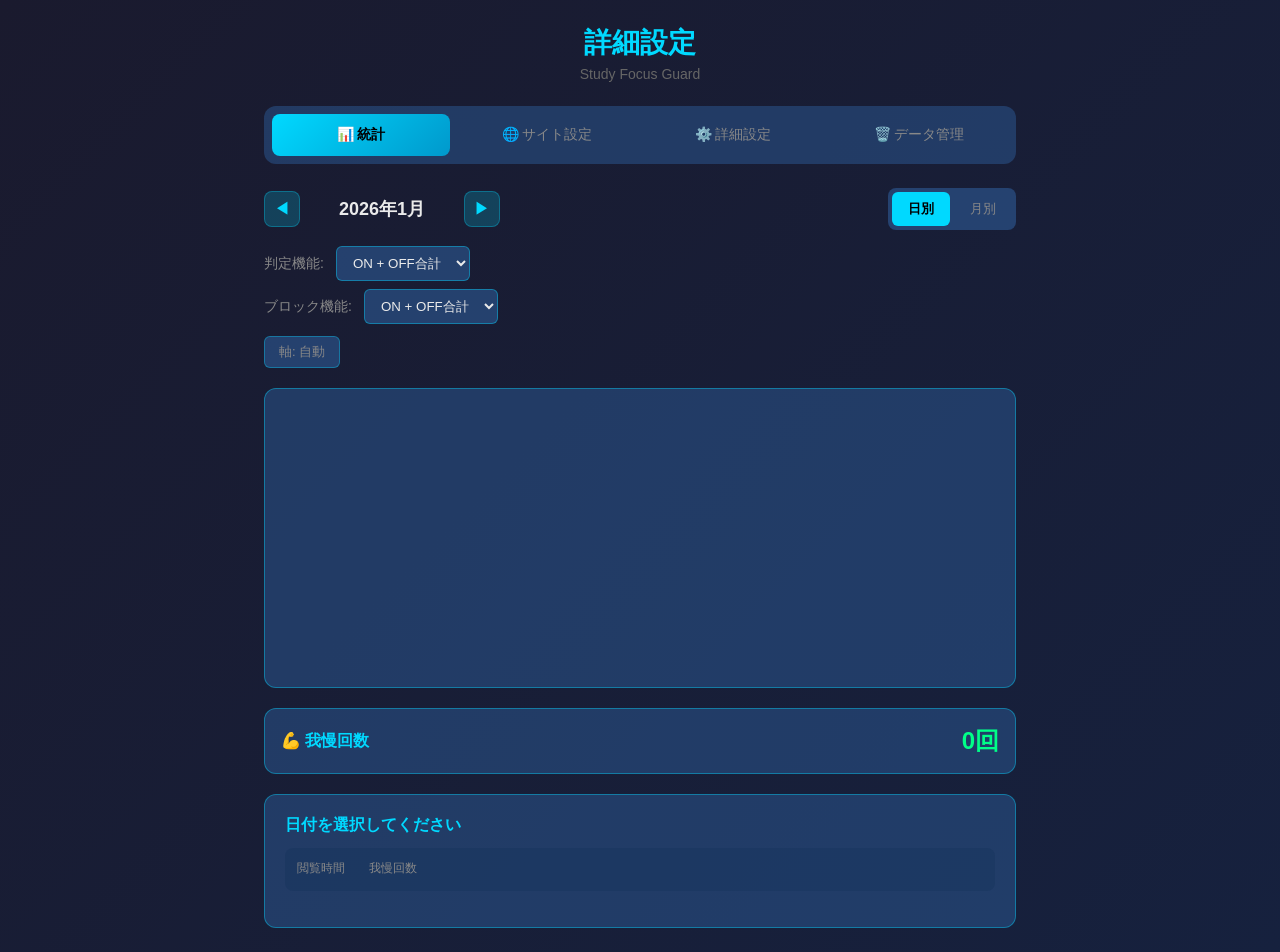
<file: settings.html>
<!DOCTYPE html>
<html lang="ja">

<head>
    <meta charset="UTF-8">
    <title data-i18n="settings_title">詳細設定 - Study Focus Guard</title>
    <link rel="stylesheet" href="settings.css">
</head>

<body>
    <div class="settings-container">
        <header class="header">
            <h1 data-i18n="settings_title">詳細設定</h1>
            <p class="subtitle">Study Focus Guard</p>
        </header>

        <!-- タブナビゲーション -->
        <nav class="tab-nav">
            <button class="tab-btn active" data-tab="statistics" data-i18n="tab_statistics">📊 統計</button>
            <button class="tab-btn" data-tab="sites" data-i18n="tab_sites">🌐 サイト設定</button>
            <button class="tab-btn" data-tab="advanced" data-i18n="tab_advanced">⚙️ 詳細設定</button>
            <button class="tab-btn" data-tab="data" data-i18n="tab_data">🗑️ データ管理</button>
        </nav>

        <!-- 統計タブ -->
        <section id="tab-statistics" class="tab-content active">
            <div class="stats-header">
                <div class="period-selector">
                    <button id="prev-period" class="nav-btn">◀</button>
                    <span id="current-period">2026年1月</span>
                    <button id="next-period" class="nav-btn">▶</button>
                </div>
                <div class="view-toggle">
                    <button class="view-btn active" data-view="day" data-i18n="stats_daily">日別</button>
                    <button class="view-btn" data-view="month" data-i18n="stats_monthly">月別</button>
                </div>
            </div>

            <div class="filter-section">
                <div class="filter-row">
                    <label data-i18n="filter_label">判定機能:</label>
                    <select id="blocking-filter">
                        <option value="all" data-i18n="filter_all">ON + OFF合計</option>
                        <option value="on" data-i18n="filter_on">ONの時のみ</option>
                        <option value="off" data-i18n="filter_off">OFFの時のみ</option>
                    </select>
                </div>
                <div class="filter-row">
                    <label data-i18n="filter_block_label">ブロック機能:</label>
                    <select id="block-feature-filter">
                        <option value="all" data-i18n="filter_all">ON + OFF合計</option>
                        <option value="on" data-i18n="filter_on">ONの時のみ</option>
                        <option value="off" data-i18n="filter_off">OFFの時のみ</option>
                    </select>
                </div>
                <div class="filter-row filter-row-right">
                    <button id="y-axis-lock-btn" class="y-axis-btn" data-locked="false">軸: 自動</button>
                </div>
            </div>

            <!-- グラフエリア -->
            <div class="chart-container">
                <canvas id="usage-chart"></canvas>
            </div>

            <!-- 我慢回数表示 -->
            <div class="patience-stats" id="patience-section">
                <h3 data-i18n="patience_title">💪 我慢回数</h3>
                <div id="patience-count" class="stat-value">0回</div>
            </div>

            <!-- 選択された日/月の詳細 -->
            <div class="detail-section" id="detail-section">
                <h3 id="detail-title" data-i18n="detail_select_date">日付を選択してください</h3>
                <div class="detail-summary">
                    <div class="detail-stat">
                        <span class="stat-label" data-i18n="detail_total_label">閲覧時間</span>
                        <span id="detail-total" class="stat-value-small"></span>
                    </div>
                    <div class="detail-stat">
                        <span class="stat-label" data-i18n="detail_patience_label">我慢回数</span>
                        <span id="detail-patience" class="stat-value-small"></span>
                    </div>
                </div>
                <div id="detail-list" class="detail-list">
                    <!-- ドメインリストがここに表示 -->
                </div>
            </div>
        </section>

        <!-- サイト設定タブ -->
        <section id="tab-sites" class="tab-content">
            <div class="site-section">
                <h3 data-i18n="allowlist_title">✅ 許可サイト（警告なし）</h3>
                <p class="section-desc" data-i18n="allowlist_desc">ここに追加したサイトはスコア測定・警告がスキップされます</p>
                <div class="site-add">
                    <input type="text" id="allowlist-input" data-i18n-placeholder="domain_placeholder"
                        placeholder="例: example.com">
                    <button id="add-allowlist" class="btn btn-small" data-i18n="add">追加</button>
                </div>
                <ul id="allowlist" class="site-list"></ul>
            </div>

            <div class="site-section">
                <h3 data-i18n="blocklist_title">🚫 禁止サイト（完全ブロック）</h3>
                <p class="section-desc" data-i18n="blocklist_desc">ここに追加したサイトは完全にブロックされます</p>
                <div class="site-add">
                    <input type="text" id="blocklist-input" data-i18n-placeholder="domain_placeholder"
                        placeholder="例: example.com">
                    <button id="add-blocklist" class="btn btn-small" data-i18n="add">追加</button>
                </div>
                <ul id="blocklist" class="site-list"></ul>
            </div>

            <div class="site-section">
                <h3 data-i18n="pattern_title">🔗 禁止パターン（URLパス）</h3>
                <p class="section-desc" data-i18n="pattern_desc">特定のパスをブロック（例: YouTube Shorts）</p>
                <div class="site-add pattern-add">
                    <input type="text" id="pattern-domain" data-i18n-placeholder="pattern_domain_placeholder"
                        placeholder="ドメイン">
                    <input type="text" id="pattern-path" data-i18n-placeholder="pattern_path_placeholder"
                        placeholder="パス（例: /shorts）">
                    <button id="add-pattern" class="btn btn-small" data-i18n="add">追加</button>
                </div>
                <ul id="blocked-patterns" class="site-list"></ul>
            </div>
        </section>

        <!-- 詳細設定タブ (旧: 記録設定) -->
        <section id="tab-advanced" class="tab-content">
            <div class="recording-section">
                <!-- 言語設定 (最上部に配置) -->
                <div class="setting-group language-setting">
                    <h4 data-i18n="language_title">🌐 言語設定 / Language</h4>
                    <p class="section-desc" data-i18n="language_desc">表示言語を選択 / Select display language</p>
                    <div class="language-selector">
                        <select id="language-select" style="
                            padding: 8px 12px;
                            background: rgba(45, 90, 150, 0.6);
                            border: 1px solid rgba(0, 217, 255, 0.4);
                            border-radius: 6px;
                            color: #eaeaea;
                            font-size: 14px;
                            cursor: pointer;
                        ">
                            <option value="ja" style="background: #1a1a2e; color: #eaeaea;">日本語</option>
                            <option value="en" style="background: #1a1a2e; color: #eaeaea;">English</option>
                        </select>
                    </div>
                </div>

                <div class="divider"></div>

                <h3 data-i18n="recording_title">📊 記録設定</h3>

                <label class="setting-item">
                    <div class="setting-info">
                        <span class="setting-title" data-i18n="setting_patience">💪 我慢回数を記録</span>
                        <span class="setting-desc" data-i18n="setting_patience_desc">警告を閉じずにページを離れた回数</span>
                    </div>
                    <label class="toggle-switch">
                        <input type="checkbox" id="setting-patience">
                        <span class="toggle-slider"></span>
                    </label>
                </label>

                <label class="setting-item">
                    <div class="setting-info">
                        <span class="setting-title" data-i18n="setting_browsing">🌐 閲覧サイト・時間を記録</span>
                        <span class="setting-desc" data-i18n="setting_browsing_desc">どのサイトをどれくらい見たか</span>
                    </div>
                    <label class="toggle-switch">
                        <input type="checkbox" id="setting-browsing">
                        <span class="toggle-slider"></span>
                    </label>
                </label>

                <label class="setting-item sub-setting" id="sns-setting">
                    <div class="setting-info">
                        <span class="setting-title" data-i18n="setting_sns_only">📱 SNSの時間だけ記録</span>
                        <span class="setting-desc" data-i18n="setting_sns_only_desc">Twitter, Instagram等のみ</span>
                    </div>
                    <label class="toggle-switch">
                        <input type="checkbox" id="setting-sns-only">
                        <span class="toggle-slider"></span>
                    </label>
                </label>

                <label class="setting-item">
                    <div class="setting-info">
                        <span class="setting-title" data-i18n="setting_debug">🔧 デバッグ情報の表示</span>
                        <span class="setting-desc" data-i18n="setting_debug_desc">ポップアップに詳細な類似度スコアを表示</span>
                    </div>
                    <label class="toggle-switch">
                        <input type="checkbox" id="setting-debug-mode">
                        <span class="toggle-slider"></span>
                    </label>
                </label>

                <div class="setting-group">
                    <h4 data-i18n="timezone_title">🌍 地域・タイムゾーン設定</h4>
                    <p class="section-desc" data-i18n="timezone_desc">グラフ表示に使用するタイムゾーンを指定</p>

                    <div class="timezone-setting">
                        <label class="radio-option">
                            <input type="radio" name="timezone-mode" value="auto" checked>
                            <span data-i18n="timezone_auto">自動検出</span>
                            <span id="auto-timezone-display" class="detected-timezone"
                                style="margin-left:8px; color:#888; font-size:0.9em;"></span>
                        </label>
                        <label class="radio-option">
                            <input type="radio" name="timezone-mode" value="region">
                            <span data-i18n="timezone_region">地域から選択</span>
                        </label>
                        <label class="radio-option">
                            <input type="radio" name="timezone-mode" value="manual">
                            <span data-i18n="timezone_manual">手動入力 (UTCオフセット)</span>
                        </label>
                    </div>

                    <div id="timezone-region-input" class="timezone-input-area" style="display: none;">
                        <input type="text" id="timezone-region" list="timezone-list"
                            data-i18n-placeholder="timezone_region_placeholder" placeholder="地域名で検索 (例: Tokyo)">
                        <datalist id="timezone-list"></datalist>
                    </div>

                    <div id="timezone-manual-input" class="timezone-input-area" style="display: none;">
                        <input type="text" id="timezone-manual" data-i18n-placeholder="timezone_manual_placeholder"
                            placeholder="例: +09:00">
                    </div>
                </div>

                <div class="divider"></div>

                <button id="save-recording-settings" class="btn btn-primary" data-i18n="save_settings">設定を保存</button>
            </div>
        </section>

        <!-- データ管理タブ -->
        <section id="tab-data" class="tab-content">
            <div class="data-section">
                <h3 data-i18n="export_title">📤 データエクスポート</h3>
                <p class="section-desc" data-i18n="export_desc">統計データをファイルとして保存します</p>

                <div class="export-options">
                    <label class="radio-option">
                        <input type="radio" name="export-range" value="all" checked>
                        <span data-i18n="export_all_periods">すべての期間</span>
                    </label>
                    <label class="radio-option">
                        <input type="radio" name="export-range" value="range">
                        <span data-i18n="export_specify_range">期間を指定</span>
                    </label>
                </div>

                <div class="date-range" id="export-date-range" style="display: none;">
                    <div class="date-input">
                        <label data-i18n="export_start_date">開始日</label>
                        <input type="date" id="export-start-date">
                    </div>
                    <div class="date-input">
                        <label data-i18n="export_end_date">終了日</label>
                        <input type="date" id="export-end-date">
                    </div>
                </div>

                <div class="export-content-options">
                    <label class="checkbox-option">
                        <input type="checkbox" id="export-patience" checked>
                        <span data-i18n="export_patience_data">我慢回数データ</span>
                    </label>
                    <label class="checkbox-option">
                        <input type="checkbox" id="export-browsing" checked>
                        <span data-i18n="export_browsing_data">閲覧時間データ</span>
                    </label>
                    <label class="checkbox-option">
                        <input type="checkbox" id="export-settings" checked>
                        <span data-i18n="export_settings_data">設定（サイト設定・記録設定・勉強項目）</span>
                    </label>
                </div>

                <div class="export-buttons">
                    <button id="export-json" class="btn btn-primary" data-i18n="export_json">📦 JSONでエクスポート</button>
                    <div class="csv-export-group">
                        <button id="export-csv-browsing" class="btn btn-secondary" data-i18n="export_csv_browsing">📊
                            閲覧時間をCSV出力</button>
                        <button id="export-csv-patience" class="btn btn-secondary" data-i18n="export_csv_patience">💪
                            我慢回数をCSV出力</button>
                    </div>
                </div>
                <p class="export-hint" data-i18n="export_hint">💡 CSVはExcelでピボットテーブル/グラフ作成に最適な形式です</p>
            </div>

            <div class="data-section">
                <h3 data-i18n="import_title">📥 データインポート</h3>
                <p class="section-desc" data-i18n="import_desc">JSONファイルからデータを読み込みます</p>

                <div class="import-options">
                    <label class="radio-option">
                        <input type="radio" name="import-mode" value="merge" checked>
                        <span data-i18n="import_merge">既存データとマージ</span>
                    </label>
                    <label class="radio-option">
                        <input type="radio" name="import-mode" value="replace">
                        <span data-i18n="import_replace">既存データを置き換え</span>
                    </label>
                </div>

                <div class="file-input-wrapper">
                    <input type="file" id="import-file" accept=".json" style="display: none;">
                    <button id="import-select" class="btn btn-secondary" data-i18n="import_select_file">ファイルを選択</button>
                    <span id="import-filename" class="filename"></span>
                </div>

                <button id="import-data" class="btn btn-primary" disabled data-i18n="import_button">インポート</button>
            </div>

            <div class="data-section">
                <h3 data-i18n="delete_title">🗑️ データ削除</h3>
                <p class="section-desc" data-i18n="delete_desc">指定した期間のデータを削除します</p>

                <div class="date-range">
                    <div class="date-input">
                        <label data-i18n="export_start_date">開始日</label>
                        <input type="date" id="delete-start-date">
                    </div>
                    <div class="date-input">
                        <label data-i18n="export_end_date">終了日</label>
                        <input type="date" id="delete-end-date">
                    </div>
                </div>

                <button id="delete-range" class="btn btn-danger" data-i18n="delete_range">選択期間を削除</button>

                <div class="divider"></div>

                <button id="delete-all" class="btn btn-danger-outline" data-i18n="delete_all">すべてのデータを削除</button>
            </div>
        </section>
    </div>

    <script src="i18n.js"></script>
    <script src="chart.js"></script>
    <script src="statistics-storage.js"></script>
    <script src="settings.js"></script>
</body>

</html>
</file>
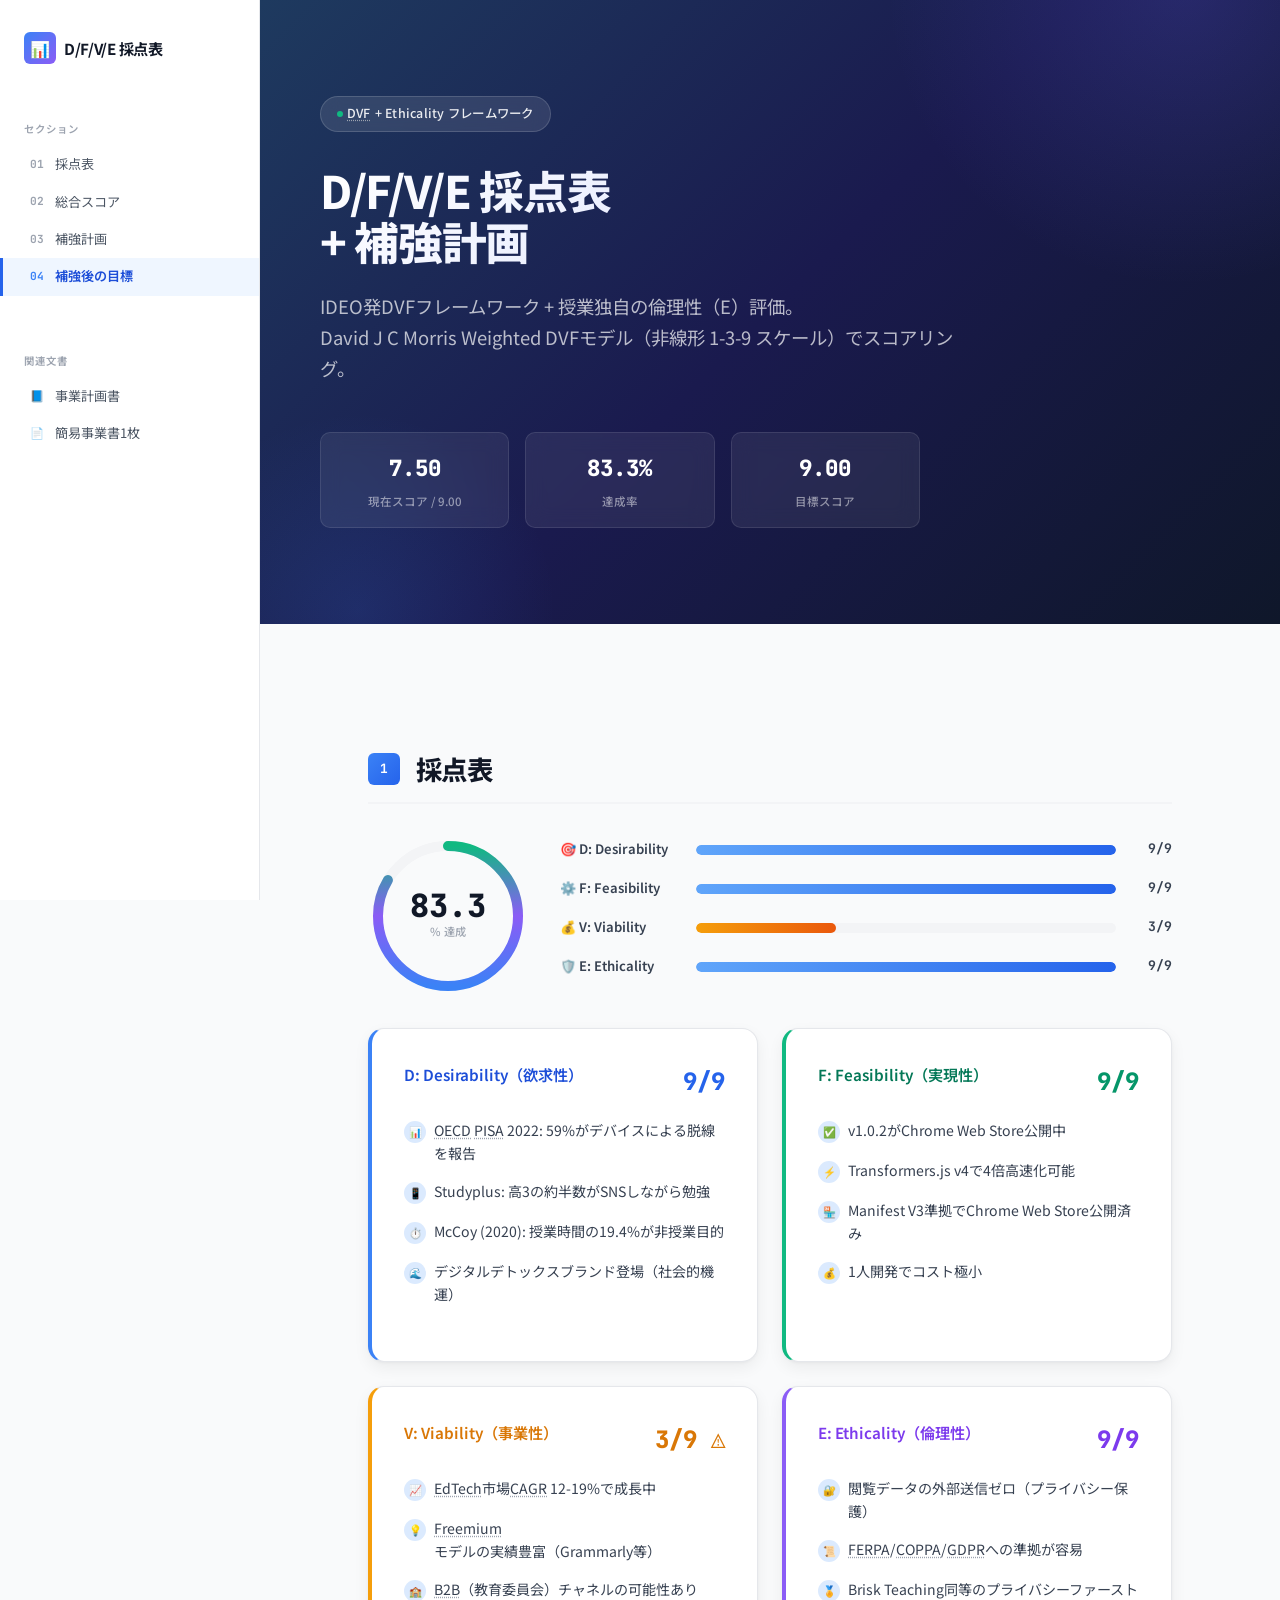
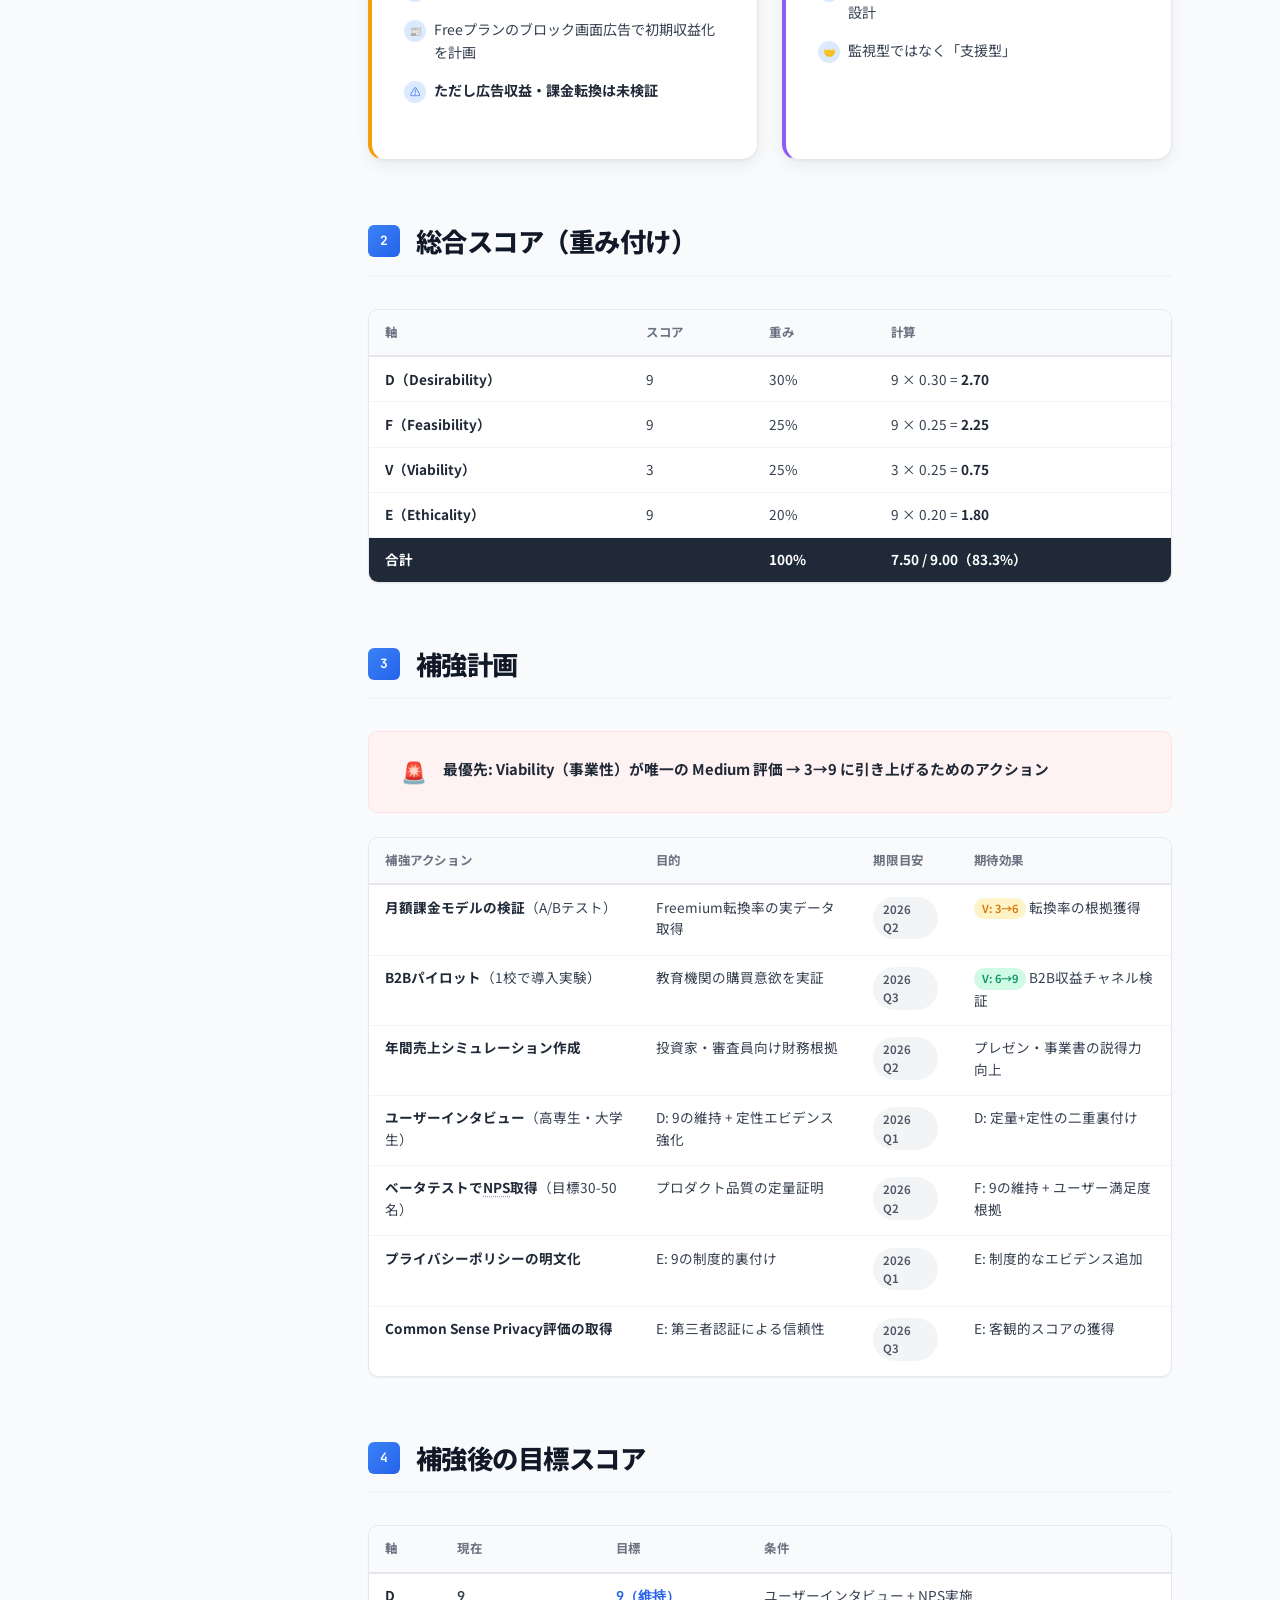
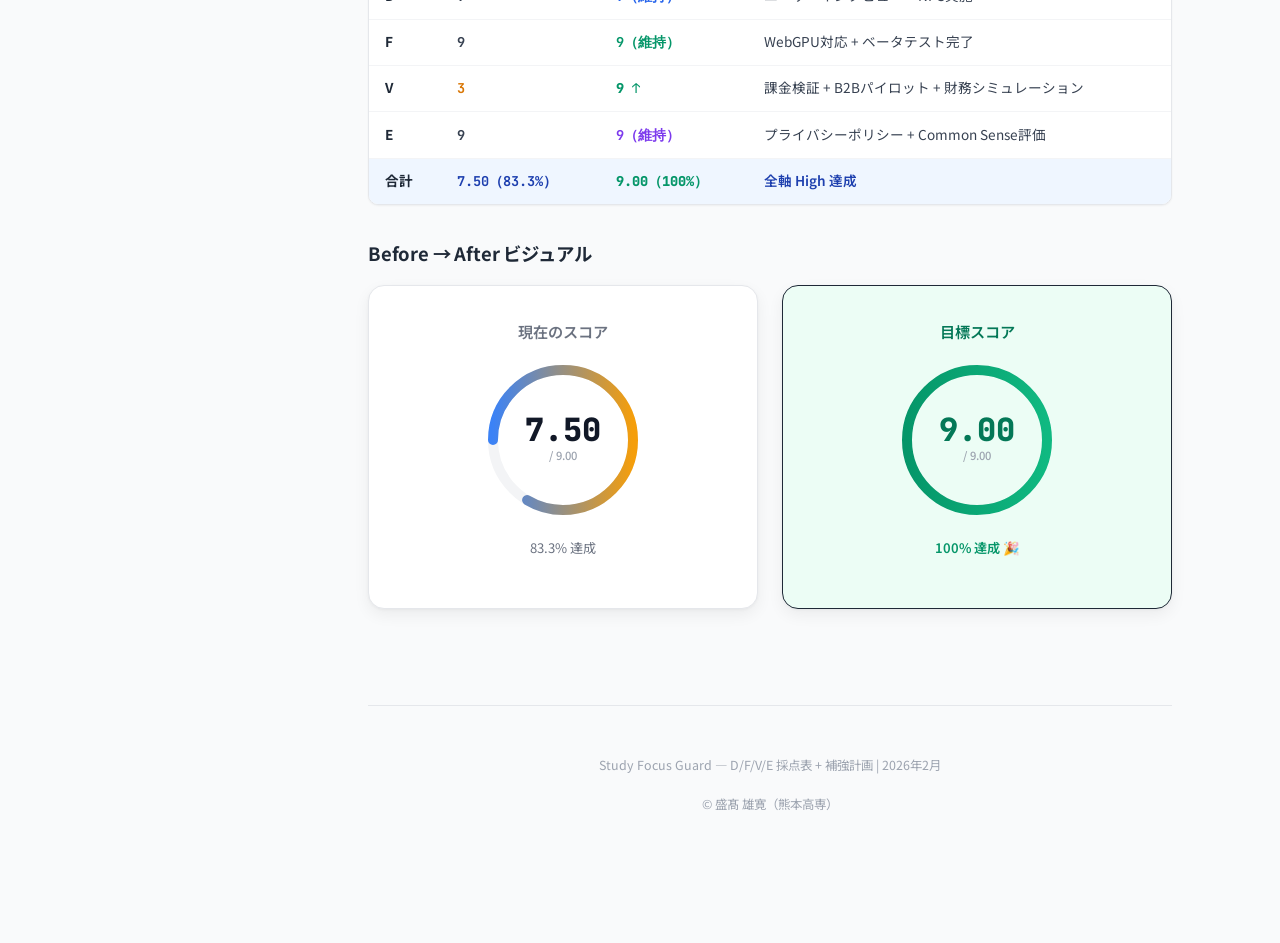
<file: Business Plan/dfve.html>
<!DOCTYPE html>
<html lang="ja">
<head>
  <meta charset="UTF-8">
  <meta name="viewport" content="width=device-width, initial-scale=1.0">
  <title>D/F/V/E 採点表 + 補強計画 — Study Focus Guard</title>
  <link rel="preconnect" href="https://fonts.googleapis.com">
  <link rel="preconnect" href="https://fonts.gstatic.com" crossorigin>
  <link href="https://fonts.googleapis.com/css2?family=Inter:wght@400;500;600;700;800;900&family=Noto+Sans+JP:wght@400;500;600;700;800;900&family=JetBrains+Mono:wght@400;600;700&display=swap" rel="stylesheet">
  <link rel="stylesheet" href="styles.css">
</head>
<body>

<!-- Mobile Menu Toggle -->
<button class="menu-toggle" id="menuToggle" aria-label="メニューを開く">☰</button>
<div class="sidebar-overlay" id="sidebarOverlay"></div>

<div class="page-wrapper">

  <!-- ========== Sidebar ========== -->
  <aside class="sidebar" id="sidebar">
    <div class="sidebar-header">
      <div class="sidebar-logo">
        <span class="logo-icon">📊</span>
        D/F/V/E 採点表
      </div>
    </div>
    <div class="sidebar-label">セクション</div>
    <ul class="sidebar-nav" id="sidebarNav">
      <li><a href="#scoring"><span class="nav-number">01</span>採点表</a></li>
      <li><a href="#total"><span class="nav-number">02</span>総合スコア</a></li>
      <li><a href="#reinforcement"><span class="nav-number">03</span>補強計画</a></li>
      <li><a href="#target"><span class="nav-number">04</span>補強後の目標</a></li>
    </ul>
    <div class="sidebar-label" style="margin-top: var(--space-xl);">関連文書</div>
    <ul class="sidebar-nav">
      <li><a href="index.html"><span class="nav-number">📘</span>事業計画書</a></li>
      <li><a href="lean-canvas.html"><span class="nav-number">📄</span>簡易事業書1枚</a></li>
    </ul>
  </aside>

  <!-- ========== Main ========== -->
  <main class="main-content">

    <!-- Hero -->
    <section class="hero" id="top">
      <div class="hero-inner">
        <div class="hero-badge">
          <span class="badge-dot"></span>
          <abbr title="Desirability(欲求性)・Feasibility(実現性)・Viability(事業性) — IDEO発のプロダクト評価フレームワーク">DVF</abbr> + Ethicality フレームワーク
        </div>
        <h1>D/F/V/E 採点表<br>+ 補強計画</h1>
        <p class="subtitle">
          IDEO発DVFフレームワーク + 授業独自の倫理性（E）評価。<br>
          David J C Morris Weighted DVFモデル（非線形 1-3-9 スケール）でスコアリング。
        </p>
        <div class="hero-stats">
          <div class="hero-stat">
            <div class="stat-value">7.50</div>
            <div class="stat-label">現在スコア / 9.00</div>
          </div>
          <div class="hero-stat">
            <div class="stat-value">83.3%</div>
            <div class="stat-label">達成率</div>
          </div>
          <div class="hero-stat">
            <div class="stat-value">9.00</div>
            <div class="stat-label">目標スコア</div>
          </div>
        </div>
      </div>
    </section>

    <div class="content-container">

      <!-- ===================== 1. Scoring Table ===================== -->
      <section class="section" id="scoring">
        <div class="section-header">
          <h2><span class="section-number">1</span>採点表</h2>
        </div>

        <!-- Score Gauge + Bars -->
        <div class="score-section">
          <div class="score-gauge">
            <svg viewBox="0 0 160 160">
              <defs>
                <linearGradient id="gaugeGradient" x1="0%" y1="0%" x2="100%" y2="0%">
                  <stop offset="0%" style="stop-color: #3b82f6;" />
                  <stop offset="50%" style="stop-color: #8b5cf6;" />
                  <stop offset="100%" style="stop-color: #10b981;" />
                </linearGradient>
              </defs>
              <circle class="score-gauge-bg" cx="80" cy="80" r="70" />
              <circle class="score-gauge-fill" cx="80" cy="80" r="70" />
            </svg>
            <div class="score-gauge-label">
              <div class="score-gauge-value">83.3</div>
              <div class="score-gauge-text">% 達成</div>
            </div>
          </div>
          <div class="score-bars">
            <div class="score-bar-item">
              <div class="score-bar-label">🎯 D: Desirability</div>
              <div class="score-bar-track"><div class="score-bar-fill score-bar-fill-high" style="width: 100%;"></div></div>
              <div class="score-bar-value">9/9</div>
            </div>
            <div class="score-bar-item">
              <div class="score-bar-label">⚙️ F: Feasibility</div>
              <div class="score-bar-track"><div class="score-bar-fill score-bar-fill-high" style="width: 100%;"></div></div>
              <div class="score-bar-value">9/9</div>
            </div>
            <div class="score-bar-item">
              <div class="score-bar-label">💰 V: Viability</div>
              <div class="score-bar-track"><div class="score-bar-fill score-bar-fill-medium" style="width: 33.3%;"></div></div>
              <div class="score-bar-value">3/9</div>
            </div>
            <div class="score-bar-item">
              <div class="score-bar-label">🛡️ E: Ethicality</div>
              <div class="score-bar-track"><div class="score-bar-fill score-bar-fill-high" style="width: 100%;"></div></div>
              <div class="score-bar-value">9/9</div>
            </div>
          </div>
        </div>

        <!-- Detailed Scoring Cards -->
        <div class="card-grid card-grid-2" style="margin-top: var(--space-xl);">
          <!-- D: Desirability -->
          <div class="card" style="border-left: 4px solid var(--primary-500);">
            <div style="display: flex; justify-content: space-between; align-items: flex-start;">
              <div>
                <h4 style="margin-top: 0; color: var(--primary-700);">D: Desirability（欲求性）</h4>
              </div>
              <span style="font-size: 1.5rem; font-weight: 900; color: var(--primary-600); font-family: var(--font-mono);">9/9</span>
            </div>
            <ul class="feature-list" style="margin-top: var(--space-sm);">
              <li><span class="feature-icon">📊</span><span><abbr title="経済協力開発機構">OECD</abbr> <abbr title="学習到達度の国際的な評価プログラム">PISA</abbr> 2022: 59%がデバイスによる脱線を報告</span></li>
              <li><span class="feature-icon">📱</span><span>Studyplus: 高3の約半数がSNSしながら勉強</span></li>
              <li><span class="feature-icon">⏱️</span><span>McCoy (2020): 授業時間の19.4%が非授業目的</span></li>
              <li><span class="feature-icon">🌊</span><span>デジタルデトックスブランド登場（社会的機運）</span></li>
            </ul>
          </div>

          <!-- F: Feasibility -->
          <div class="card" style="border-left: 4px solid var(--success-500);">
            <div style="display: flex; justify-content: space-between; align-items: flex-start;">
              <div>
                <h4 style="margin-top: 0; color: var(--success-700);">F: Feasibility（実現性）</h4>
              </div>
              <span style="font-size: 1.5rem; font-weight: 900; color: var(--success-600); font-family: var(--font-mono);">9/9</span>
            </div>
            <ul class="feature-list" style="margin-top: var(--space-sm);">
              <li><span class="feature-icon">✅</span><span>v1.0.2がChrome Web Store公開中</span></li>
              <li><span class="feature-icon">⚡</span><span>Transformers.js v4で4倍高速化可能</span></li>
              <li><span class="feature-icon">🏪</span><span>Manifest V3準拠でChrome Web Store公開済み</span></li>
              <li><span class="feature-icon">💰</span><span>1人開発でコスト極小</span></li>
            </ul>
          </div>

          <!-- V: Viability -->
          <div class="card" style="border-left: 4px solid var(--warning-500);">
            <div style="display: flex; justify-content: space-between; align-items: flex-start;">
              <div>
                <h4 style="margin-top: 0; color: var(--warning-600);">V: Viability（事業性）</h4>
              </div>
              <span style="font-size: 1.5rem; font-weight: 900; color: var(--warning-600); font-family: var(--font-mono);">3/9 ⚠️</span>
            </div>
            <ul class="feature-list" style="margin-top: var(--space-sm);">
              <li><span class="feature-icon">📈</span><span><abbr title="教育 × テクノロジー (Education Technology)">EdTech</abbr>市場<abbr title="年平均成長率 (Compound Annual Growth Rate)">CAGR</abbr> 12-19%で成長中</span></li>
              <li><span class="feature-icon">💡</span><span><abbr title="基本無料 + 有料プレミアムの収益モデル">Freemium</abbr>モデルの実績豊富（Grammarly等）</span></li>
              <li><span class="feature-icon">🏫</span><span><abbr title="企業対企業の取引 (Business to Business)">B2B</abbr>（教育委員会）チャネルの可能性あり</span></li>
              <li><span class="feature-icon">📰</span><span>Freeプランのブロック画面広告で初期収益化を計画</span></li>
              <li><span class="feature-icon">⚠️</span><span><strong>ただし広告収益・課金転換は未検証</strong></span></li>
            </ul>
          </div>

          <!-- E: Ethicality -->
          <div class="card" style="border-left: 4px solid var(--accent-500);">
            <div style="display: flex; justify-content: space-between; align-items: flex-start;">
              <div>
                <h4 style="margin-top: 0; color: #7c3aed;">E: Ethicality（倫理性）</h4>
              </div>
              <span style="font-size: 1.5rem; font-weight: 900; color: #7c3aed; font-family: var(--font-mono);">9/9</span>
            </div>
            <ul class="feature-list" style="margin-top: var(--space-sm);">
              <li><span class="feature-icon">🔐</span><span>閲覧データの外部送信ゼロ（プライバシー保護）</span></li>
              <li><span class="feature-icon">📜</span><span><abbr title="米国 家庭教育権・プライバシー法">FERPA</abbr>/<abbr title="米国 児童オンラインプライバシー保護法">COPPA</abbr>/<abbr title="EU 一般データ保護規則">GDPR</abbr>への準拠が容易</span></li>
              <li><span class="feature-icon">🏅</span><span>Brisk Teaching同等のプライバシーファースト設計</span></li>
              <li><span class="feature-icon">🤝</span><span>監視型ではなく「支援型」</span></li>
            </ul>
          </div>
        </div>
      </section>

      <!-- ===================== 2. Total Score ===================== -->
      <section class="section" id="total">
        <div class="section-header">
          <h2><span class="section-number">2</span>総合スコア（重み付け）</h2>
        </div>

        <div class="table-wrapper">
          <table>
            <thead>
              <tr><th>軸</th><th>スコア</th><th>重み</th><th>計算</th></tr>
            </thead>
            <tbody>
              <tr>
                <td><strong>D（Desirability）</strong></td>
                <td>9</td>
                <td>30%</td>
                <td>9 × 0.30 = <strong>2.70</strong></td>
              </tr>
              <tr>
                <td><strong>F（Feasibility）</strong></td>
                <td>9</td>
                <td>25%</td>
                <td>9 × 0.25 = <strong>2.25</strong></td>
              </tr>
              <tr>
                <td><strong>V（Viability）</strong></td>
                <td>3</td>
                <td>25%</td>
                <td>3 × 0.25 = <strong>0.75</strong></td>
              </tr>
              <tr>
                <td><strong>E（Ethicality）</strong></td>
                <td>9</td>
                <td>20%</td>
                <td>9 × 0.20 = <strong>1.80</strong></td>
              </tr>
              <tr class="row-total">
                <td>合計</td>
                <td></td>
                <td>100%</td>
                <td>7.50 / 9.00（83.3%）</td>
              </tr>
            </tbody>
          </table>
        </div>
      </section>

      <!-- ===================== 3. Reinforcement Plan ===================== -->
      <section class="section" id="reinforcement">
        <div class="section-header">
          <h2><span class="section-number">3</span>補強計画</h2>
        </div>

        <div class="callout callout-red">
          <div class="callout-icon">🚨</div>
          <div class="callout-content">
            <p><strong>最優先: Viability（事業性）が唯一の Medium 評価 → 3→9 に引き上げるためのアクション</strong></p>
          </div>
        </div>

        <div class="table-wrapper" style="margin-top: var(--space-lg);">
          <table>
            <thead>
              <tr><th>補強アクション</th><th>目的</th><th>期限目安</th><th>期待効果</th></tr>
            </thead>
            <tbody>
              <tr>
                <td><strong>月額課金モデルの検証</strong>（A/Bテスト）</td>
                <td>Freemium転換率の実データ取得</td>
                <td><span class="tag">2026 Q2</span></td>
                <td><span class="badge badge-medium">V: 3→6</span> 転換率の根拠獲得</td>
              </tr>
              <tr>
                <td><strong>B2Bパイロット</strong>（1校で導入実験）</td>
                <td>教育機関の購買意欲を実証</td>
                <td><span class="tag">2026 Q3</span></td>
                <td><span class="badge badge-low">V: 6→9</span> B2B収益チャネル検証</td>
              </tr>
              <tr>
                <td><strong>年間売上シミュレーション作成</strong></td>
                <td>投資家・審査員向け財務根拠</td>
                <td><span class="tag">2026 Q2</span></td>
                <td>プレゼン・事業書の説得力向上</td>
              </tr>
              <tr>
                <td><strong>ユーザーインタビュー</strong>（高専生・大学生）</td>
                <td>D: 9の維持 + 定性エビデンス強化</td>
                <td><span class="tag">2026 Q1</span></td>
                <td>D: 定量+定性の二重裏付け</td>
              </tr>
              <tr>
                <td><strong>ベータテストで<abbr title="推奨度スコア — ユーザー満足度の指標 (Net Promoter Score)">NPS</abbr>取得</strong>（目標30-50名）</td>
                <td>プロダクト品質の定量証明</td>
                <td><span class="tag">2026 Q2</span></td>
                <td>F: 9の維持 + ユーザー満足度根拠</td>
              </tr>
              <tr>
                <td><strong>プライバシーポリシーの明文化</strong></td>
                <td>E: 9の制度的裏付け</td>
                <td><span class="tag">2026 Q1</span></td>
                <td>E: 制度的なエビデンス追加</td>
              </tr>
              <tr>
                <td><strong>Common Sense Privacy評価の取得</strong></td>
                <td>E: 第三者認証による信頼性</td>
                <td><span class="tag">2026 Q3</span></td>
                <td>E: 客観的スコアの獲得</td>
              </tr>
            </tbody>
          </table>
        </div>
      </section>

      <!-- ===================== 4. Target Score ===================== -->
      <section class="section" id="target">
        <div class="section-header">
          <h2><span class="section-number">4</span>補強後の目標スコア</h2>
        </div>

        <div class="table-wrapper">
          <table>
            <thead>
              <tr><th>軸</th><th>現在</th><th>目標</th><th>条件</th></tr>
            </thead>
            <tbody>
              <tr>
                <td><strong>D</strong></td>
                <td><span style="font-family: var(--font-mono); font-weight: 700;">9</span></td>
                <td><span style="font-family: var(--font-mono); font-weight: 700; color: var(--primary-600);">9（維持）</span></td>
                <td>ユーザーインタビュー + NPS実施</td>
              </tr>
              <tr>
                <td><strong>F</strong></td>
                <td><span style="font-family: var(--font-mono); font-weight: 700;">9</span></td>
                <td><span style="font-family: var(--font-mono); font-weight: 700; color: var(--success-600);">9（維持）</span></td>
                <td>WebGPU対応 + ベータテスト完了</td>
              </tr>
              <tr>
                <td><strong>V</strong></td>
                <td><span style="font-family: var(--font-mono); font-weight: 700; color: var(--warning-600);">3</span></td>
                <td><span style="font-family: var(--font-mono); font-weight: 900; color: var(--success-600);">9 ↑</span></td>
                <td>課金検証 + B2Bパイロット + 財務シミュレーション</td>
              </tr>
              <tr>
                <td><strong>E</strong></td>
                <td><span style="font-family: var(--font-mono); font-weight: 700;">9</span></td>
                <td><span style="font-family: var(--font-mono); font-weight: 700; color: #7c3aed;">9（維持）</span></td>
                <td>プライバシーポリシー + Common Sense評価</td>
              </tr>
              <tr class="row-highlight">
                <td><strong>合計</strong></td>
                <td><span style="font-family: var(--font-mono); font-weight: 700;">7.50（83.3%）</span></td>
                <td><span style="font-family: var(--font-mono); font-weight: 900; color: var(--success-600);">9.00（100%）</span></td>
                <td>全軸 High 達成</td>
              </tr>
            </tbody>
          </table>
        </div>

        <!-- Visual comparison: Before / After -->
        <h3>Before → After ビジュアル</h3>
        <div class="card-grid card-grid-2" style="margin-top: var(--space-md);">
          <div class="card" style="text-align: center;">
            <h4 style="margin-top: 0; color: var(--gray-500);">現在のスコア</h4>
            <div class="score-gauge" style="margin: var(--space-md) auto;">
              <svg viewBox="0 0 160 160">
                <defs>
                  <linearGradient id="gaugeGradientBefore" x1="0%" y1="0%" x2="100%" y2="0%">
                    <stop offset="0%" style="stop-color: #f59e0b;" />
                    <stop offset="100%" style="stop-color: #3b82f6;" />
                  </linearGradient>
                </defs>
                <circle class="score-gauge-bg" cx="80" cy="80" r="70" />
                <circle fill="none" stroke="url(#gaugeGradientBefore)" stroke-width="10" stroke-linecap="round" cx="80" cy="80" r="70" stroke-dasharray="440" stroke-dashoffset="73" style="transform: rotate(-90deg); transform-origin: center;" />
              </svg>
              <div class="score-gauge-label">
                <div class="score-gauge-value">7.50</div>
                <div class="score-gauge-text">/ 9.00</div>
              </div>
            </div>
            <p style="font-size: 0.82rem; color: var(--gray-500);">83.3% 達成</p>
          </div>
          <div class="card" style="text-align: center; border-color: var(--success-300); background: var(--success-50);">
            <h4 style="margin-top: 0; color: var(--success-700);">目標スコア</h4>
            <div class="score-gauge" style="margin: var(--space-md) auto;">
              <svg viewBox="0 0 160 160">
                <defs>
                  <linearGradient id="gaugeGradientAfter" x1="0%" y1="0%" x2="100%" y2="0%">
                    <stop offset="0%" style="stop-color: #10b981;" />
                    <stop offset="100%" style="stop-color: #059669;" />
                  </linearGradient>
                </defs>
                <circle class="score-gauge-bg" cx="80" cy="80" r="70" />
                <circle fill="none" stroke="url(#gaugeGradientAfter)" stroke-width="10" stroke-linecap="round" cx="80" cy="80" r="70" stroke-dasharray="440" stroke-dashoffset="0" style="transform: rotate(-90deg); transform-origin: center;" />
              </svg>
              <div class="score-gauge-label">
                <div class="score-gauge-value" style="color: var(--success-700);">9.00</div>
                <div class="score-gauge-text">/ 9.00</div>
              </div>
            </div>
            <p style="font-size: 0.82rem; color: var(--success-600); font-weight: 600;">100% 達成 🎉</p>
          </div>
        </div>
      </section>

      <!-- Footer -->
      <footer class="doc-footer">
        <p>Study Focus Guard — D/F/V/E 採点表 + 補強計画 | 2026年2月</p>
        <p>© 盛髙 雄寛（熊本高専）</p>
      </footer>

    </div>
  </main>
</div>

<button class="back-to-top" id="backToTop" aria-label="ページ上部へ">↑</button>

<script>
  const sections = document.querySelectorAll('.section');
  const navLinks = document.querySelectorAll('.sidebar-nav a');
  const observer = new IntersectionObserver((entries) => {
    entries.forEach(entry => {
      if (entry.isIntersecting) {
        navLinks.forEach(link => {
          link.classList.remove('active');
          if (link.getAttribute('href') === '#' + entry.target.id) {
            link.classList.add('active');
          }
        });
      }
    });
  }, { rootMargin: '-20% 0px -70% 0px' });
  sections.forEach(s => observer.observe(s));

  const backToTop = document.getElementById('backToTop');
  window.addEventListener('scroll', () => backToTop.classList.toggle('visible', window.scrollY > 400));
  backToTop.addEventListener('click', () => window.scrollTo({ top: 0, behavior: 'smooth' }));

  const menuToggle = document.getElementById('menuToggle');
  const sidebar = document.getElementById('sidebar');
  const overlay = document.getElementById('sidebarOverlay');
  menuToggle.addEventListener('click', () => { sidebar.classList.toggle('open'); overlay.classList.toggle('show'); });
  overlay.addEventListener('click', () => { sidebar.classList.remove('open'); overlay.classList.remove('show'); });
</script>

</body>
</html>
</file>
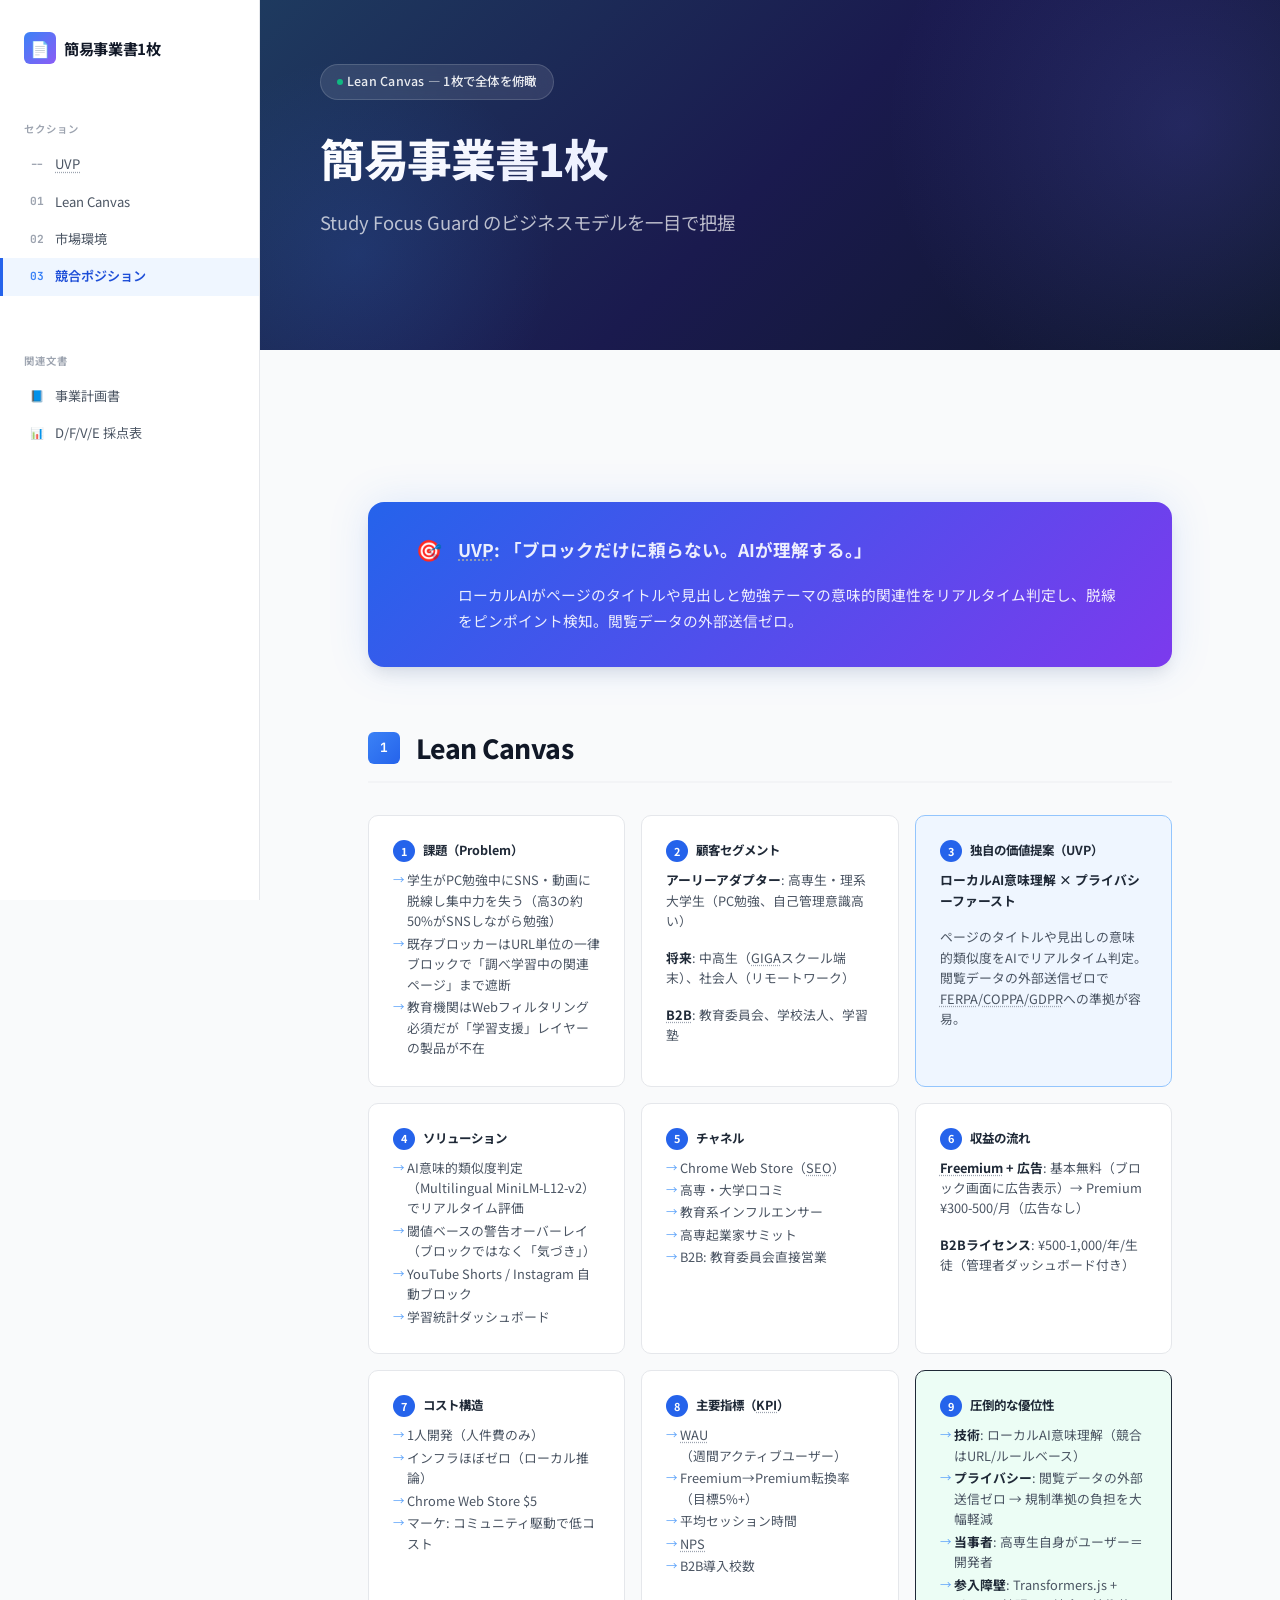
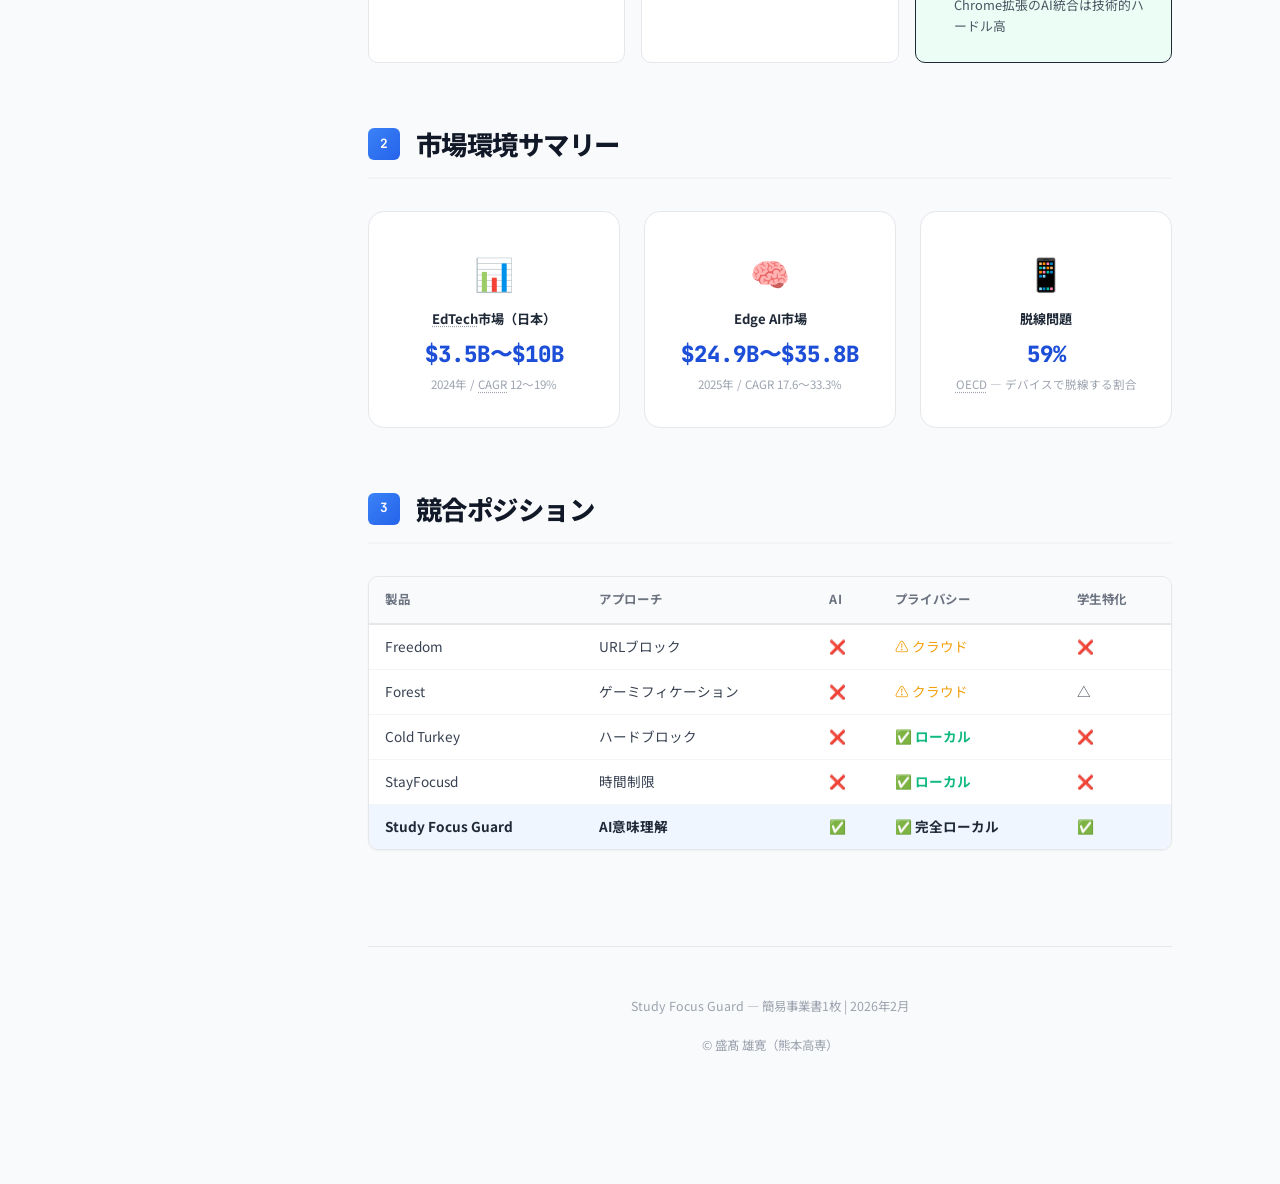
<file: Business Plan/lean-canvas.html>
<!DOCTYPE html>
<html lang="ja">
<head>
  <meta charset="UTF-8">
  <meta name="viewport" content="width=device-width, initial-scale=1.0">
  <title>簡易事業書1枚 — Study Focus Guard</title>
  <link rel="preconnect" href="https://fonts.googleapis.com">
  <link rel="preconnect" href="https://fonts.gstatic.com" crossorigin>
  <link href="https://fonts.googleapis.com/css2?family=Inter:wght@400;500;600;700;800;900&family=Noto+Sans+JP:wght@400;500;600;700;800;900&family=JetBrains+Mono:wght@400;600;700&display=swap" rel="stylesheet">
  <link rel="stylesheet" href="styles.css">
</head>
<body>

<button class="menu-toggle" id="menuToggle" aria-label="メニューを開く">☰</button>
<div class="sidebar-overlay" id="sidebarOverlay"></div>

<div class="page-wrapper">

  <!-- ========== Sidebar ========== -->
  <aside class="sidebar" id="sidebar">
    <div class="sidebar-header">
      <div class="sidebar-logo">
        <span class="logo-icon">📄</span>
        簡易事業書1枚
      </div>
    </div>
    <div class="sidebar-label">セクション</div>
    <ul class="sidebar-nav" id="sidebarNav">
      <li><a href="#uvp"><span class="nav-number">--</span><abbr title="独自の価値提案 (Unique Value Proposition)">UVP</abbr></a></li>
      <li><a href="#lean-canvas"><span class="nav-number">01</span>Lean Canvas</a></li>
      <li><a href="#market-summary"><span class="nav-number">02</span>市場環境</a></li>
      <li><a href="#competitive-position"><span class="nav-number">03</span>競合ポジション</a></li>
    </ul>
    <div class="sidebar-label" style="margin-top: var(--space-xl);">関連文書</div>
    <ul class="sidebar-nav">
      <li><a href="index.html"><span class="nav-number">📘</span>事業計画書</a></li>
      <li><a href="dfve.html"><span class="nav-number">📊</span>D/F/V/E 採点表</a></li>
    </ul>
  </aside>

  <!-- ========== Main ========== -->
  <main class="main-content">

    <!-- Hero -->
    <section class="hero" id="top" style="padding: var(--space-3xl) var(--space-2xl);">
      <div class="hero-inner">
        <div class="hero-badge">
          <span class="badge-dot"></span>
          Lean Canvas — 1枚で全体を俯瞰
        </div>
        <h1>簡易事業書1枚</h1>
        <p class="subtitle">Study Focus Guard のビジネスモデルを一目で把握</p>
      </div>
    </section>

    <div class="content-container">

      <!-- ===================== UVP ===================== -->
      <section class="section" id="uvp">
        <div class="callout callout-highlight">
          <div class="callout-icon">🎯</div>
          <div class="callout-content">
            <p style="font-size: 1.1rem; font-weight: 700;"><abbr title="独自の価値提案 (Unique Value Proposition)">UVP</abbr>: 「ブロックだけに頼らない。AIが理解する。」</p>
            <p>ローカルAIがページのタイトルや見出しと勉強テーマの意味的関連性をリアルタイム判定し、脱線をピンポイント検知。閲覧データの外部送信ゼロ。</p>
          </div>
        </div>
      </section>

      <!-- ===================== Lean Canvas ===================== -->
      <section class="section" id="lean-canvas">
        <div class="section-header">
          <h2><span class="section-number">1</span>Lean Canvas</h2>
        </div>

        <div class="lean-grid">
          <!-- ① 課題 -->
          <div class="lean-item">
            <div class="lean-item-header">
              <div class="lean-item-number">1</div>
              <div class="lean-item-title">課題（Problem）</div>
            </div>
            <ul>
              <li>学生がPC勉強中にSNS・動画に脱線し集中力を失う（高3の約50%がSNSしながら勉強）</li>
              <li>既存ブロッカーはURL単位の一律ブロックで「調べ学習中の関連ページ」まで遮断</li>
              <li>教育機関はWebフィルタリング必須だが「学習支援」レイヤーの製品が不在</li>
            </ul>
          </div>

          <!-- ② 顧客セグメント -->
          <div class="lean-item">
            <div class="lean-item-header">
              <div class="lean-item-number">2</div>
              <div class="lean-item-title">顧客セグメント</div>
            </div>
            <p><strong>アーリーアダプター</strong>: 高専生・理系大学生（PC勉強、自己管理意識高い）</p>
            <p><strong>将来</strong>: 中高生（<abbr title="Global Innovation Gateway for All — 文科省の全校端末配布構想">GIGA</abbr>スクール端末）、社会人（リモートワーク）</p>
            <p><strong><abbr title="企業対企業の取引 (Business to Business)">B2B</abbr></strong>: 教育委員会、学校法人、学習塾</p>
          </div>

          <!-- ③ 独自の価値提案 -->
          <div class="lean-item" style="border-color: var(--primary-300); background: var(--primary-50);">
            <div class="lean-item-header">
              <div class="lean-item-number">3</div>
              <div class="lean-item-title">独自の価値提案（UVP）</div>
            </div>
            <p><strong>ローカルAI意味理解 × プライバシーファースト</strong></p>
            <p>ページのタイトルや見出しの意味的類似度をAIでリアルタイム判定。閲覧データの外部送信ゼロで<abbr title="米国 家庭教育権・プライバシー法">FERPA</abbr>/<abbr title="米国 児童オンラインプライバシー保護法">COPPA</abbr>/<abbr title="EU 一般データ保護規則">GDPR</abbr>への準拠が容易。</p>
          </div>

          <!-- ④ ソリューション -->
          <div class="lean-item">
            <div class="lean-item-header">
              <div class="lean-item-number">4</div>
              <div class="lean-item-title">ソリューション</div>
            </div>
            <ul>
              <li>AI意味的類似度判定（Multilingual MiniLM-L12-v2）でリアルタイム評価</li>
              <li>閾値ベースの警告オーバーレイ（ブロックではなく「気づき」）</li>
              <li>YouTube Shorts / Instagram 自動ブロック</li>
              <li>学習統計ダッシュボード</li>
            </ul>
          </div>

          <!-- ⑤ チャネル -->
          <div class="lean-item">
            <div class="lean-item-header">
              <div class="lean-item-number">5</div>
              <div class="lean-item-title">チャネル</div>
            </div>
            <ul>
              <li>Chrome Web Store（<abbr title="検索エンジン最適化 (Search Engine Optimization)">SEO</abbr>）</li>
              <li>高専・大学口コミ</li>
              <li>教育系インフルエンサー</li>
              <li>高専起業家サミット</li>
              <li>B2B: 教育委員会直接営業</li>
            </ul>
          </div>

          <!-- ⑥ 収益の流れ -->
          <div class="lean-item">
            <div class="lean-item-header">
              <div class="lean-item-number">6</div>
              <div class="lean-item-title">収益の流れ</div>
            </div>
            <p><strong><abbr title="基本無料 + 有料プレミアムの収益モデル">Freemium</abbr> + 広告</strong>: 基本無料（ブロック画面に広告表示）→ Premium ¥300-500/月（広告なし）</p>
            <p><strong>B2Bライセンス</strong>: ¥500-1,000/年/生徒（管理者ダッシュボード付き）</p>
          </div>

          <!-- ⑦ コスト構造 -->
          <div class="lean-item">
            <div class="lean-item-header">
              <div class="lean-item-number">7</div>
              <div class="lean-item-title">コスト構造</div>
            </div>
            <ul>
              <li>1人開発（人件費のみ）</li>
              <li>インフラほぼゼロ（ローカル推論）</li>
              <li>Chrome Web Store $5</li>
              <li>マーケ: コミュニティ駆動で低コスト</li>
            </ul>
          </div>

          <!-- ⑧ 主要指標 -->
          <div class="lean-item">
            <div class="lean-item-header">
              <div class="lean-item-number">8</div>
              <div class="lean-item-title">主要指標（<abbr title="重要業績評価指標 (Key Performance Indicator)">KPI</abbr>）</div>
            </div>
            <ul>
              <li><abbr title="週間アクティブユーザー数 (Weekly Active Users)">WAU</abbr>（週間アクティブユーザー）</li>
              <li>Freemium→Premium転換率（目標5%+）</li>
              <li>平均セッション時間</li>
              <li><abbr title="推奨度スコア — ユーザー満足度の指標 (Net Promoter Score)">NPS</abbr></li>
              <li>B2B導入校数</li>
            </ul>
          </div>

          <!-- ⑨ 圧倒的な優位性 -->
          <div class="lean-item" style="border-color: var(--success-300); background: var(--success-50);">
            <div class="lean-item-header">
              <div class="lean-item-number">9</div>
              <div class="lean-item-title">圧倒的な優位性</div>
            </div>
            <ul>
              <li><strong>技術</strong>: ローカルAI意味理解（競合はURL/ルールベース）</li>
              <li><strong>プライバシー</strong>: 閲覧データの外部送信ゼロ → 規制準拠の負担を大幅軽減</li>
              <li><strong>当事者</strong>: 高専生自身がユーザー＝開発者</li>
              <li><strong>参入障壁</strong>: Transformers.js + Chrome拡張のAI統合は技術的ハードル高</li>
            </ul>
          </div>
        </div>
      </section>

      <!-- ===================== Market Summary ===================== -->
      <section class="section" id="market-summary">
        <div class="section-header">
          <h2><span class="section-number">2</span>市場環境サマリー</h2>
        </div>

        <div class="card-grid card-grid-3">
          <div class="market-card">
            <div class="market-emoji">📊</div>
            <div class="market-title"><abbr title="教育 × テクノロジー (Education Technology)">EdTech</abbr>市場（日本）</div>
            <div class="market-value">$3.5B〜$10B</div>
            <div class="market-sub">2024年 / <abbr title="年平均成長率 (Compound Annual Growth Rate)">CAGR</abbr> 12〜19%</div>
          </div>
          <div class="market-card">
            <div class="market-emoji">🧠</div>
            <div class="market-title">Edge AI市場</div>
            <div class="market-value">$24.9B〜$35.8B</div>
            <div class="market-sub">2025年 / CAGR 17.6〜33.3%</div>
          </div>
          <div class="market-card">
            <div class="market-emoji">📱</div>
            <div class="market-title">脱線問題</div>
            <div class="market-value">59%</div>
            <div class="market-sub"><abbr title="経済協力開発機構">OECD</abbr> — デバイスで脱線する割合</div>
          </div>
        </div>
      </section>

      <!-- ===================== Competitive Position ===================== -->
      <section class="section" id="competitive-position">
        <div class="section-header">
          <h2><span class="section-number">3</span>競合ポジション</h2>
        </div>

        <div class="table-wrapper">
          <table>
            <thead>
              <tr><th>製品</th><th>アプローチ</th><th>AI</th><th>プライバシー</th><th>学生特化</th></tr>
            </thead>
            <tbody>
              <tr>
                <td>Freedom</td>
                <td>URLブロック</td>
                <td><span class="cross">❌</span></td>
                <td><span class="warn">⚠️ クラウド</span></td>
                <td><span class="cross">❌</span></td>
              </tr>
              <tr>
                <td>Forest</td>
                <td>ゲーミフィケーション</td>
                <td><span class="cross">❌</span></td>
                <td><span class="warn">⚠️ クラウド</span></td>
                <td>△</td>
              </tr>
              <tr>
                <td>Cold Turkey</td>
                <td>ハードブロック</td>
                <td><span class="cross">❌</span></td>
                <td><span class="check">✅ ローカル</span></td>
                <td><span class="cross">❌</span></td>
              </tr>
              <tr>
                <td>StayFocusd</td>
                <td>時間制限</td>
                <td><span class="cross">❌</span></td>
                <td><span class="check">✅ ローカル</span></td>
                <td><span class="cross">❌</span></td>
              </tr>
              <tr class="row-highlight">
                <td><strong>Study Focus Guard</strong></td>
                <td><strong>AI意味理解</strong></td>
                <td><span class="check"><strong>✅</strong></span></td>
                <td><span class="check"><strong>✅ 完全ローカル</strong></span></td>
                <td><span class="check"><strong>✅</strong></span></td>
              </tr>
            </tbody>
          </table>
        </div>
      </section>

      <!-- Footer -->
      <footer class="doc-footer">
        <p>Study Focus Guard — 簡易事業書1枚 | 2026年2月</p>
        <p>© 盛髙 雄寛（熊本高専）</p>
      </footer>

    </div>
  </main>
</div>

<button class="back-to-top" id="backToTop" aria-label="ページ上部へ">↑</button>

<script>
  const sections = document.querySelectorAll('.section');
  const navLinks = document.querySelectorAll('.sidebar-nav a');
  const observer = new IntersectionObserver((entries) => {
    entries.forEach(entry => {
      if (entry.isIntersecting) {
        navLinks.forEach(link => {
          link.classList.remove('active');
          if (link.getAttribute('href') === '#' + entry.target.id) {
            link.classList.add('active');
          }
        });
      }
    });
  }, { rootMargin: '-20% 0px -70% 0px' });
  sections.forEach(s => observer.observe(s));

  const backToTop = document.getElementById('backToTop');
  window.addEventListener('scroll', () => backToTop.classList.toggle('visible', window.scrollY > 400));
  backToTop.addEventListener('click', () => window.scrollTo({ top: 0, behavior: 'smooth' }));

  const menuToggle = document.getElementById('menuToggle');
  const sidebar = document.getElementById('sidebar');
  const overlay = document.getElementById('sidebarOverlay');
  menuToggle.addEventListener('click', () => { sidebar.classList.toggle('open'); overlay.classList.toggle('show'); });
  overlay.addEventListener('click', () => { sidebar.classList.remove('open'); overlay.classList.remove('show'); });
</script>

</body>
</html>
</file>
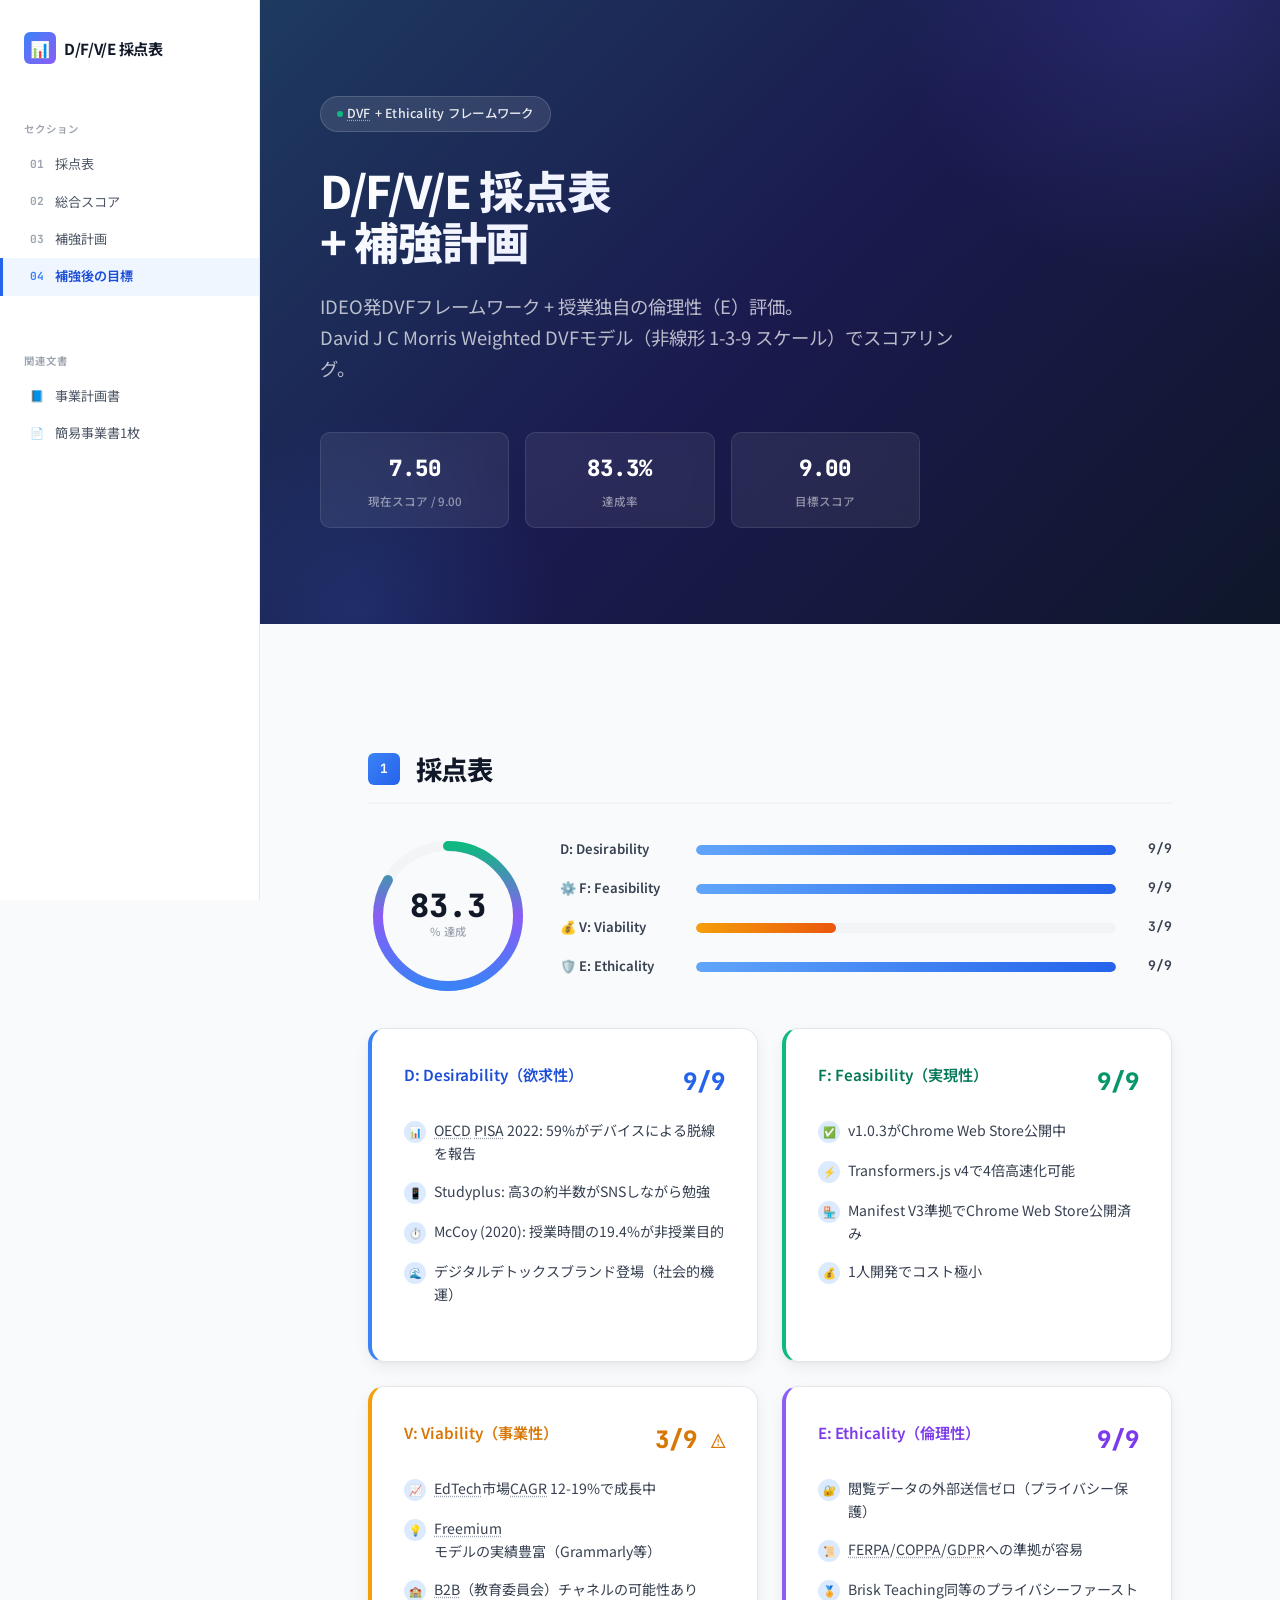
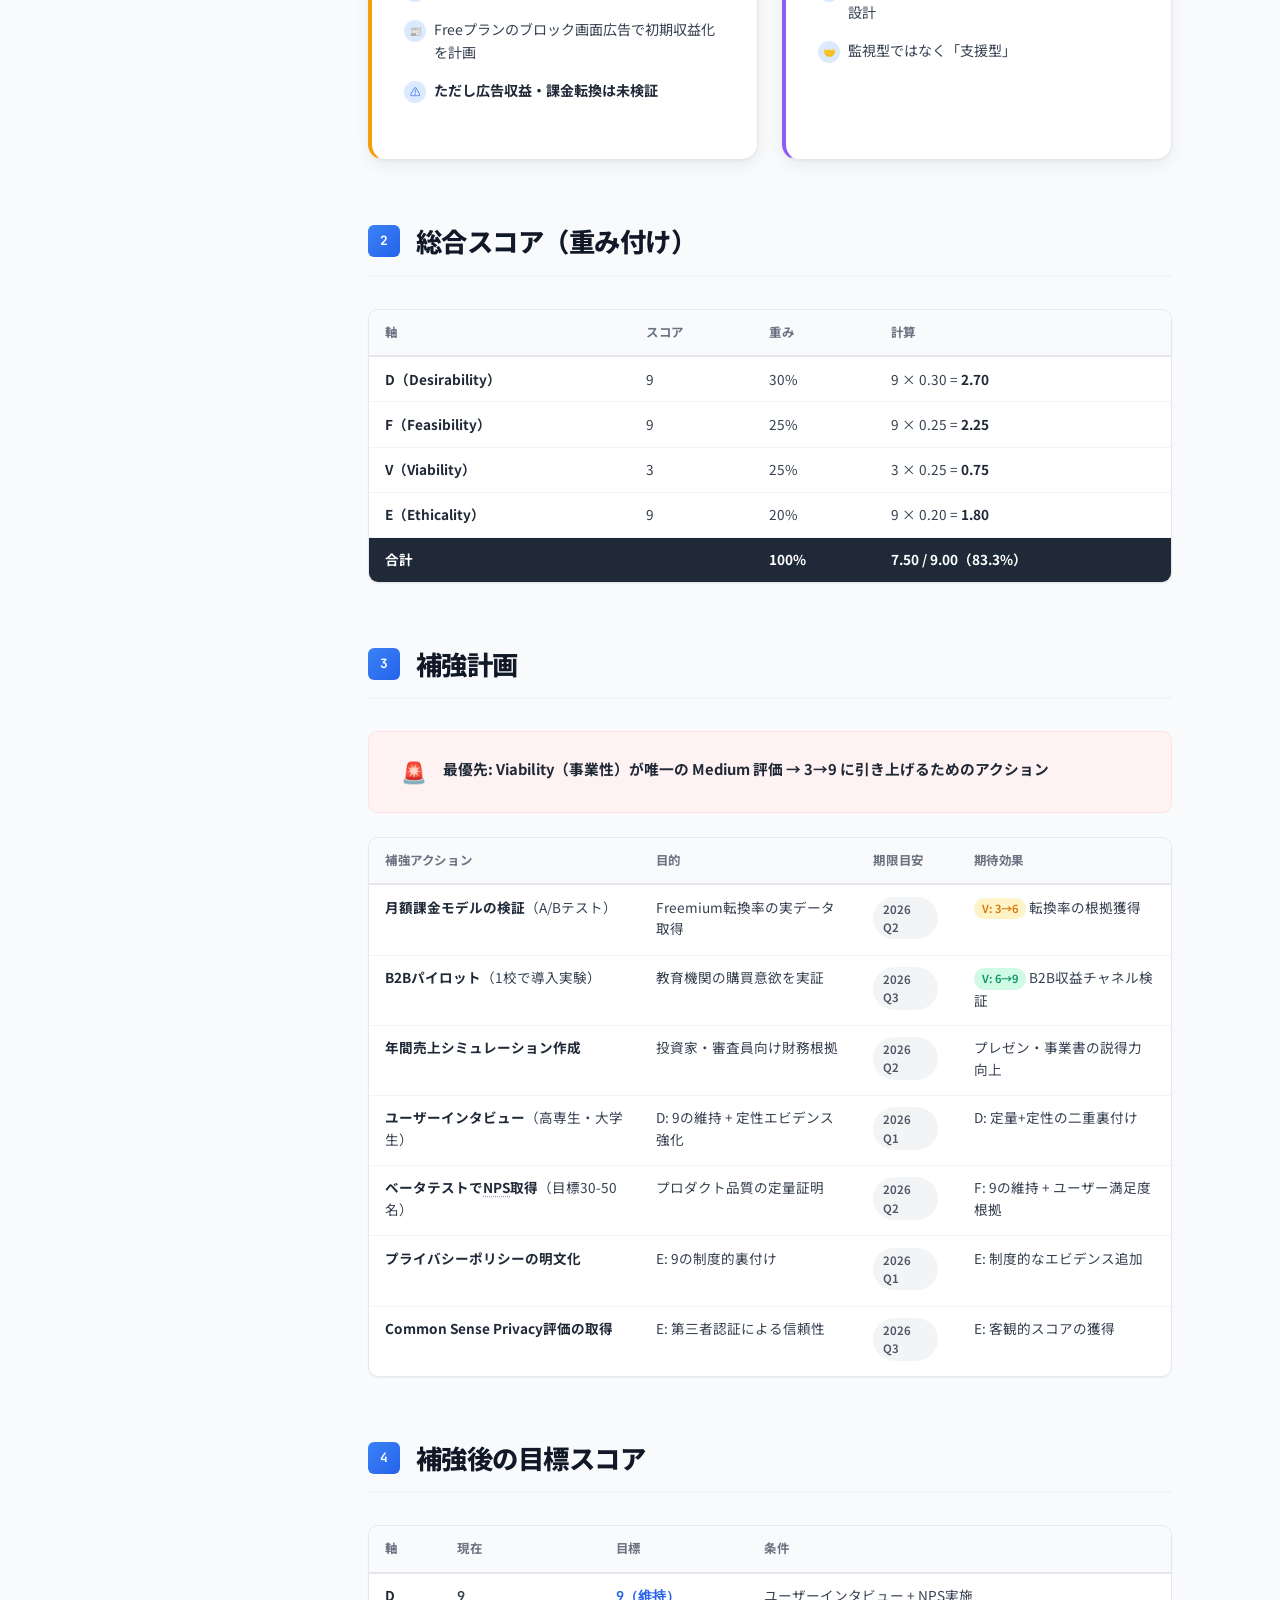
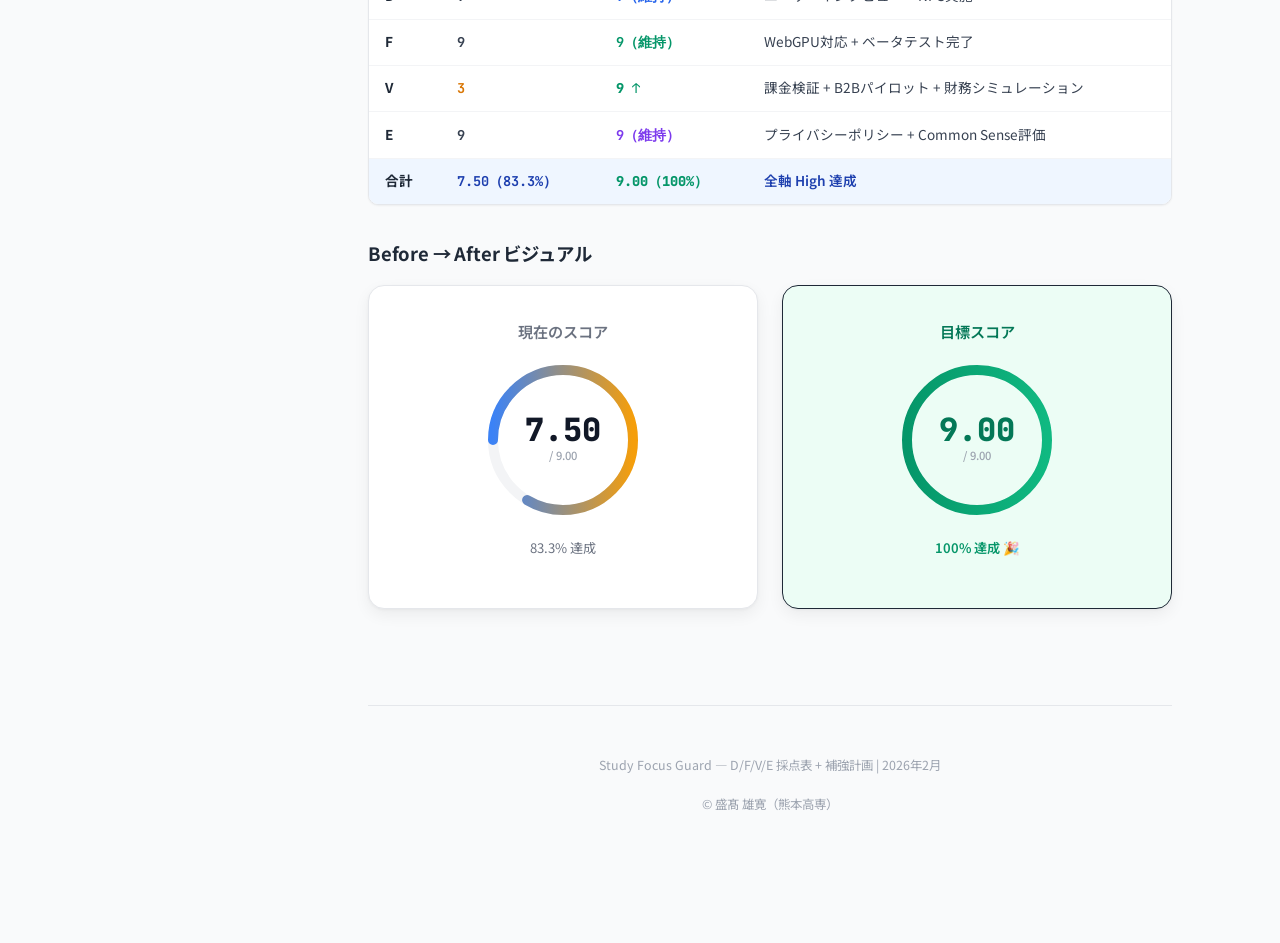
<file: docs/dfve.html>
<!DOCTYPE html>
<html lang="ja">

<head>
  <meta charset="UTF-8">
  <meta name="viewport" content="width=device-width, initial-scale=1.0">
  <title>D/F/V/E 採点表 + 補強計画 — Study Focus Guard</title>
  <link rel="preconnect" href="https://fonts.googleapis.com">
  <link rel="preconnect" href="https://fonts.gstatic.com" crossorigin>
  <link
    href="https://fonts.googleapis.com/css2?family=Inter:wght@400;500;600;700;800;900&family=Noto+Sans+JP:wght@400;500;600;700;800;900&family=JetBrains+Mono:wght@400;600;700&display=swap"
    rel="stylesheet">
  <link rel="stylesheet" href="styles.css">
</head>

<body>

  <!-- Mobile Menu Toggle -->
  <button class="menu-toggle" id="menuToggle" aria-label="メニューを開く">☰</button>
  <div class="sidebar-overlay" id="sidebarOverlay"></div>

  <div class="page-wrapper">

    <!-- ========== Sidebar ========== -->
    <aside class="sidebar" id="sidebar">
      <div class="sidebar-header">
        <div class="sidebar-logo">
          <span class="logo-icon">📊</span>
          D/F/V/E 採点表
        </div>
      </div>
      <div class="sidebar-label">セクション</div>
      <ul class="sidebar-nav" id="sidebarNav">
        <li><a href="#scoring"><span class="nav-number">01</span>採点表</a></li>
        <li><a href="#total"><span class="nav-number">02</span>総合スコア</a></li>
        <li><a href="#reinforcement"><span class="nav-number">03</span>補強計画</a></li>
        <li><a href="#target"><span class="nav-number">04</span>補強後の目標</a></li>
      </ul>
      <div class="sidebar-label" style="margin-top: var(--space-xl);">関連文書</div>
      <ul class="sidebar-nav">
        <li><a href="index.html"><span class="nav-number">📘</span>事業計画書</a></li>
        <li><a href="lean-canvas.html"><span class="nav-number">📄</span>簡易事業書1枚</a></li>
      </ul>
    </aside>

    <!-- ========== Main ========== -->
    <main class="main-content">

      <!-- Hero -->
      <section class="hero" id="top">
        <div class="hero-inner">
          <div class="hero-badge">
            <span class="badge-dot"></span>
            <abbr title="Desirability(欲求性)・Feasibility(実現性)・Viability(事業性) — IDEO発のプロダクト評価フレームワーク">DVF</abbr> +
            Ethicality フレームワーク
          </div>
          <h1>D/F/V/E 採点表<br>+ 補強計画</h1>
          <p class="subtitle">
            IDEO発DVFフレームワーク + 授業独自の倫理性（E）評価。<br>
            David J C Morris Weighted DVFモデル（非線形 1-3-9 スケール）でスコアリング。
          </p>
          <div class="hero-stats">
            <div class="hero-stat">
              <div class="stat-value">7.50</div>
              <div class="stat-label">現在スコア / 9.00</div>
            </div>
            <div class="hero-stat">
              <div class="stat-value">83.3%</div>
              <div class="stat-label">達成率</div>
            </div>
            <div class="hero-stat">
              <div class="stat-value">9.00</div>
              <div class="stat-label">目標スコア</div>
            </div>
          </div>
        </div>
      </section>

      <div class="content-container">

        <!-- ===================== 1. Scoring Table ===================== -->
        <section class="section" id="scoring">
          <div class="section-header">
            <h2><span class="section-number">1</span>採点表</h2>
          </div>

          <!-- Score Gauge + Bars -->
          <div class="score-section">
            <div class="score-gauge">
              <svg viewBox="0 0 160 160">
                <defs>
                  <linearGradient id="gaugeGradient" x1="0%" y1="0%" x2="100%" y2="0%">
                    <stop offset="0%" style="stop-color: #3b82f6;" />
                    <stop offset="50%" style="stop-color: #8b5cf6;" />
                    <stop offset="100%" style="stop-color: #10b981;" />
                  </linearGradient>
                </defs>
                <circle class="score-gauge-bg" cx="80" cy="80" r="70" />
                <circle class="score-gauge-fill" cx="80" cy="80" r="70" />
              </svg>
              <div class="score-gauge-label">
                <div class="score-gauge-value">83.3</div>
                <div class="score-gauge-text">% 達成</div>
              </div>
            </div>
            <div class="score-bars">
              <div class="score-bar-item">
                <div class="score-bar-label">D: Desirability</div>
                <div class="score-bar-track">
                  <div class="score-bar-fill score-bar-fill-high" style="width: 100%;"></div>
                </div>
                <div class="score-bar-value">9/9</div>
              </div>
              <div class="score-bar-item">
                <div class="score-bar-label">⚙️ F: Feasibility</div>
                <div class="score-bar-track">
                  <div class="score-bar-fill score-bar-fill-high" style="width: 100%;"></div>
                </div>
                <div class="score-bar-value">9/9</div>
              </div>
              <div class="score-bar-item">
                <div class="score-bar-label">💰 V: Viability</div>
                <div class="score-bar-track">
                  <div class="score-bar-fill score-bar-fill-medium" style="width: 33.3%;"></div>
                </div>
                <div class="score-bar-value">3/9</div>
              </div>
              <div class="score-bar-item">
                <div class="score-bar-label">🛡️ E: Ethicality</div>
                <div class="score-bar-track">
                  <div class="score-bar-fill score-bar-fill-high" style="width: 100%;"></div>
                </div>
                <div class="score-bar-value">9/9</div>
              </div>
            </div>
          </div>

          <!-- Detailed Scoring Cards -->
          <div class="card-grid card-grid-2" style="margin-top: var(--space-xl);">
            <!-- D: Desirability -->
            <div class="card" style="border-left: 4px solid var(--primary-500);">
              <div style="display: flex; justify-content: space-between; align-items: flex-start;">
                <div>
                  <h4 style="margin-top: 0; color: var(--primary-700);">D: Desirability（欲求性）</h4>
                </div>
                <span
                  style="font-size: 1.5rem; font-weight: 900; color: var(--primary-600); font-family: var(--font-mono);">9/9</span>
              </div>
              <ul class="feature-list" style="margin-top: var(--space-sm);">
                <li><span class="feature-icon">📊</span><span><abbr title="経済協力開発機構">OECD</abbr> <abbr
                      title="学習到達度の国際的な評価プログラム">PISA</abbr> 2022: 59%がデバイスによる脱線を報告</span></li>
                <li><span class="feature-icon">📱</span><span>Studyplus: 高3の約半数がSNSしながら勉強</span></li>
                <li><span class="feature-icon">⏱️</span><span>McCoy (2020): 授業時間の19.4%が非授業目的</span></li>
                <li><span class="feature-icon">🌊</span><span>デジタルデトックスブランド登場（社会的機運）</span></li>
              </ul>
            </div>

            <!-- F: Feasibility -->
            <div class="card" style="border-left: 4px solid var(--success-500);">
              <div style="display: flex; justify-content: space-between; align-items: flex-start;">
                <div>
                  <h4 style="margin-top: 0; color: var(--success-700);">F: Feasibility（実現性）</h4>
                </div>
                <span
                  style="font-size: 1.5rem; font-weight: 900; color: var(--success-600); font-family: var(--font-mono);">9/9</span>
              </div>
              <ul class="feature-list" style="margin-top: var(--space-sm);">
                <li><span class="feature-icon">✅</span><span>v1.0.3がChrome Web Store公開中</span></li>
                <li><span class="feature-icon">⚡</span><span>Transformers.js v4で4倍高速化可能</span></li>
                <li><span class="feature-icon">🏪</span><span>Manifest V3準拠でChrome Web Store公開済み</span></li>
                <li><span class="feature-icon">💰</span><span>1人開発でコスト極小</span></li>
              </ul>
            </div>

            <!-- V: Viability -->
            <div class="card" style="border-left: 4px solid var(--warning-500);">
              <div style="display: flex; justify-content: space-between; align-items: flex-start;">
                <div>
                  <h4 style="margin-top: 0; color: var(--warning-600);">V: Viability（事業性）</h4>
                </div>
                <span
                  style="font-size: 1.5rem; font-weight: 900; color: var(--warning-600); font-family: var(--font-mono);">3/9
                  ⚠️</span>
              </div>
              <ul class="feature-list" style="margin-top: var(--space-sm);">
                <li><span class="feature-icon">📈</span><span><abbr
                      title="教育 × テクノロジー (Education Technology)">EdTech</abbr>市場<abbr
                      title="年平均成長率 (Compound Annual Growth Rate)">CAGR</abbr> 12-19%で成長中</span></li>
                <li><span class="feature-icon">💡</span><span><abbr
                      title="基本無料 + 有料プレミアムの収益モデル">Freemium</abbr>モデルの実績豊富（Grammarly等）</span></li>
                <li><span class="feature-icon">🏫</span><span><abbr
                      title="企業対企業の取引 (Business to Business)">B2B</abbr>（教育委員会）チャネルの可能性あり</span></li>
                <li><span class="feature-icon">📰</span><span>Freeプランのブロック画面広告で初期収益化を計画</span></li>
                <li><span class="feature-icon">⚠️</span><span><strong>ただし広告収益・課金転換は未検証</strong></span></li>
              </ul>
            </div>

            <!-- E: Ethicality -->
            <div class="card" style="border-left: 4px solid var(--accent-500);">
              <div style="display: flex; justify-content: space-between; align-items: flex-start;">
                <div>
                  <h4 style="margin-top: 0; color: #7c3aed;">E: Ethicality（倫理性）</h4>
                </div>
                <span
                  style="font-size: 1.5rem; font-weight: 900; color: #7c3aed; font-family: var(--font-mono);">9/9</span>
              </div>
              <ul class="feature-list" style="margin-top: var(--space-sm);">
                <li><span class="feature-icon">🔐</span><span>閲覧データの外部送信ゼロ（プライバシー保護）</span></li>
                <li><span class="feature-icon">📜</span><span><abbr title="米国 家庭教育権・プライバシー法">FERPA</abbr>/<abbr
                      title="米国 児童オンラインプライバシー保護法">COPPA</abbr>/<abbr title="EU 一般データ保護規則">GDPR</abbr>への準拠が容易</span></li>
                <li><span class="feature-icon">🏅</span><span>Brisk Teaching同等のプライバシーファースト設計</span></li>
                <li><span class="feature-icon">🤝</span><span>監視型ではなく「支援型」</span></li>
              </ul>
            </div>
          </div>
        </section>

        <!-- ===================== 2. Total Score ===================== -->
        <section class="section" id="total">
          <div class="section-header">
            <h2><span class="section-number">2</span>総合スコア（重み付け）</h2>
          </div>

          <div class="table-wrapper">
            <table>
              <thead>
                <tr>
                  <th>軸</th>
                  <th>スコア</th>
                  <th>重み</th>
                  <th>計算</th>
                </tr>
              </thead>
              <tbody>
                <tr>
                  <td><strong>D（Desirability）</strong></td>
                  <td>9</td>
                  <td>30%</td>
                  <td>9 × 0.30 = <strong>2.70</strong></td>
                </tr>
                <tr>
                  <td><strong>F（Feasibility）</strong></td>
                  <td>9</td>
                  <td>25%</td>
                  <td>9 × 0.25 = <strong>2.25</strong></td>
                </tr>
                <tr>
                  <td><strong>V（Viability）</strong></td>
                  <td>3</td>
                  <td>25%</td>
                  <td>3 × 0.25 = <strong>0.75</strong></td>
                </tr>
                <tr>
                  <td><strong>E（Ethicality）</strong></td>
                  <td>9</td>
                  <td>20%</td>
                  <td>9 × 0.20 = <strong>1.80</strong></td>
                </tr>
                <tr class="row-total">
                  <td>合計</td>
                  <td></td>
                  <td>100%</td>
                  <td>7.50 / 9.00（83.3%）</td>
                </tr>
              </tbody>
            </table>
          </div>
        </section>

        <!-- ===================== 3. Reinforcement Plan ===================== -->
        <section class="section" id="reinforcement">
          <div class="section-header">
            <h2><span class="section-number">3</span>補強計画</h2>
          </div>

          <div class="callout callout-red">
            <div class="callout-icon">🚨</div>
            <div class="callout-content">
              <p><strong>最優先: Viability（事業性）が唯一の Medium 評価 → 3→9 に引き上げるためのアクション</strong></p>
            </div>
          </div>

          <div class="table-wrapper" style="margin-top: var(--space-lg);">
            <table>
              <thead>
                <tr>
                  <th>補強アクション</th>
                  <th>目的</th>
                  <th>期限目安</th>
                  <th>期待効果</th>
                </tr>
              </thead>
              <tbody>
                <tr>
                  <td><strong>月額課金モデルの検証</strong>（A/Bテスト）</td>
                  <td>Freemium転換率の実データ取得</td>
                  <td><span class="tag">2026 Q2</span></td>
                  <td><span class="badge badge-medium">V: 3→6</span> 転換率の根拠獲得</td>
                </tr>
                <tr>
                  <td><strong>B2Bパイロット</strong>（1校で導入実験）</td>
                  <td>教育機関の購買意欲を実証</td>
                  <td><span class="tag">2026 Q3</span></td>
                  <td><span class="badge badge-low">V: 6→9</span> B2B収益チャネル検証</td>
                </tr>
                <tr>
                  <td><strong>年間売上シミュレーション作成</strong></td>
                  <td>投資家・審査員向け財務根拠</td>
                  <td><span class="tag">2026 Q2</span></td>
                  <td>プレゼン・事業書の説得力向上</td>
                </tr>
                <tr>
                  <td><strong>ユーザーインタビュー</strong>（高専生・大学生）</td>
                  <td>D: 9の維持 + 定性エビデンス強化</td>
                  <td><span class="tag">2026 Q1</span></td>
                  <td>D: 定量+定性の二重裏付け</td>
                </tr>
                <tr>
                  <td><strong>ベータテストで<abbr
                        title="推奨度スコア — ユーザー満足度の指標 (Net Promoter Score)">NPS</abbr>取得</strong>（目標30-50名）</td>
                  <td>プロダクト品質の定量証明</td>
                  <td><span class="tag">2026 Q2</span></td>
                  <td>F: 9の維持 + ユーザー満足度根拠</td>
                </tr>
                <tr>
                  <td><strong>プライバシーポリシーの明文化</strong></td>
                  <td>E: 9の制度的裏付け</td>
                  <td><span class="tag">2026 Q1</span></td>
                  <td>E: 制度的なエビデンス追加</td>
                </tr>
                <tr>
                  <td><strong>Common Sense Privacy評価の取得</strong></td>
                  <td>E: 第三者認証による信頼性</td>
                  <td><span class="tag">2026 Q3</span></td>
                  <td>E: 客観的スコアの獲得</td>
                </tr>
              </tbody>
            </table>
          </div>
        </section>

        <!-- ===================== 4. Target Score ===================== -->
        <section class="section" id="target">
          <div class="section-header">
            <h2><span class="section-number">4</span>補強後の目標スコア</h2>
          </div>

          <div class="table-wrapper">
            <table>
              <thead>
                <tr>
                  <th>軸</th>
                  <th>現在</th>
                  <th>目標</th>
                  <th>条件</th>
                </tr>
              </thead>
              <tbody>
                <tr>
                  <td><strong>D</strong></td>
                  <td><span style="font-family: var(--font-mono); font-weight: 700;">9</span></td>
                  <td><span
                      style="font-family: var(--font-mono); font-weight: 700; color: var(--primary-600);">9（維持）</span>
                  </td>
                  <td>ユーザーインタビュー + NPS実施</td>
                </tr>
                <tr>
                  <td><strong>F</strong></td>
                  <td><span style="font-family: var(--font-mono); font-weight: 700;">9</span></td>
                  <td><span
                      style="font-family: var(--font-mono); font-weight: 700; color: var(--success-600);">9（維持）</span>
                  </td>
                  <td>WebGPU対応 + ベータテスト完了</td>
                </tr>
                <tr>
                  <td><strong>V</strong></td>
                  <td><span style="font-family: var(--font-mono); font-weight: 700; color: var(--warning-600);">3</span>
                  </td>
                  <td><span style="font-family: var(--font-mono); font-weight: 900; color: var(--success-600);">9
                      ↑</span></td>
                  <td>課金検証 + B2Bパイロット + 財務シミュレーション</td>
                </tr>
                <tr>
                  <td><strong>E</strong></td>
                  <td><span style="font-family: var(--font-mono); font-weight: 700;">9</span></td>
                  <td><span style="font-family: var(--font-mono); font-weight: 700; color: #7c3aed;">9（維持）</span></td>
                  <td>プライバシーポリシー + Common Sense評価</td>
                </tr>
                <tr class="row-highlight">
                  <td><strong>合計</strong></td>
                  <td><span style="font-family: var(--font-mono); font-weight: 700;">7.50（83.3%）</span></td>
                  <td><span
                      style="font-family: var(--font-mono); font-weight: 900; color: var(--success-600);">9.00（100%）</span>
                  </td>
                  <td>全軸 High 達成</td>
                </tr>
              </tbody>
            </table>
          </div>

          <!-- Visual comparison: Before / After -->
          <h3>Before → After ビジュアル</h3>
          <div class="card-grid card-grid-2" style="margin-top: var(--space-md);">
            <div class="card" style="text-align: center;">
              <h4 style="margin-top: 0; color: var(--gray-500);">現在のスコア</h4>
              <div class="score-gauge" style="margin: var(--space-md) auto;">
                <svg viewBox="0 0 160 160">
                  <defs>
                    <linearGradient id="gaugeGradientBefore" x1="0%" y1="0%" x2="100%" y2="0%">
                      <stop offset="0%" style="stop-color: #f59e0b;" />
                      <stop offset="100%" style="stop-color: #3b82f6;" />
                    </linearGradient>
                  </defs>
                  <circle class="score-gauge-bg" cx="80" cy="80" r="70" />
                  <circle fill="none" stroke="url(#gaugeGradientBefore)" stroke-width="10" stroke-linecap="round"
                    cx="80" cy="80" r="70" stroke-dasharray="440" stroke-dashoffset="73"
                    style="transform: rotate(-90deg); transform-origin: center;" />
                </svg>
                <div class="score-gauge-label">
                  <div class="score-gauge-value">7.50</div>
                  <div class="score-gauge-text">/ 9.00</div>
                </div>
              </div>
              <p style="font-size: 0.82rem; color: var(--gray-500);">83.3% 達成</p>
            </div>
            <div class="card"
              style="text-align: center; border-color: var(--success-300); background: var(--success-50);">
              <h4 style="margin-top: 0; color: var(--success-700);">目標スコア</h4>
              <div class="score-gauge" style="margin: var(--space-md) auto;">
                <svg viewBox="0 0 160 160">
                  <defs>
                    <linearGradient id="gaugeGradientAfter" x1="0%" y1="0%" x2="100%" y2="0%">
                      <stop offset="0%" style="stop-color: #10b981;" />
                      <stop offset="100%" style="stop-color: #059669;" />
                    </linearGradient>
                  </defs>
                  <circle class="score-gauge-bg" cx="80" cy="80" r="70" />
                  <circle fill="none" stroke="url(#gaugeGradientAfter)" stroke-width="10" stroke-linecap="round" cx="80"
                    cy="80" r="70" stroke-dasharray="440" stroke-dashoffset="0"
                    style="transform: rotate(-90deg); transform-origin: center;" />
                </svg>
                <div class="score-gauge-label">
                  <div class="score-gauge-value" style="color: var(--success-700);">9.00</div>
                  <div class="score-gauge-text">/ 9.00</div>
                </div>
              </div>
              <p style="font-size: 0.82rem; color: var(--success-600); font-weight: 600;">100% 達成 🎉</p>
            </div>
          </div>
        </section>

        <!-- Footer -->
        <footer class="doc-footer">
          <p>Study Focus Guard — D/F/V/E 採点表 + 補強計画 | 2026年2月</p>
          <p>© 盛髙 雄寛（熊本高専）</p>
        </footer>

      </div>
    </main>
  </div>

  <button class="back-to-top" id="backToTop" aria-label="ページ上部へ">↑</button>

  <script>
    const sections = document.querySelectorAll('.section');
    const navLinks = document.querySelectorAll('.sidebar-nav a');
    const observer = new IntersectionObserver((entries) => {
      entries.forEach(entry => {
        if (entry.isIntersecting) {
          navLinks.forEach(link => {
            link.classList.remove('active');
            if (link.getAttribute('href') === '#' + entry.target.id) {
              link.classList.add('active');
            }
          });
        }
      });
    }, { rootMargin: '-20% 0px -70% 0px' });
    sections.forEach(s => observer.observe(s));

    const backToTop = document.getElementById('backToTop');
    window.addEventListener('scroll', () => backToTop.classList.toggle('visible', window.scrollY > 400));
    backToTop.addEventListener('click', () => window.scrollTo({ top: 0, behavior: 'smooth' }));

    const menuToggle = document.getElementById('menuToggle');
    const sidebar = document.getElementById('sidebar');
    const overlay = document.getElementById('sidebarOverlay');
    menuToggle.addEventListener('click', () => { sidebar.classList.toggle('open'); overlay.classList.toggle('show'); });
    overlay.addEventListener('click', () => { sidebar.classList.remove('open'); overlay.classList.remove('show'); });
  </script>

</body>

</html>
</file>
<file: Business Plan/styles.css>
/* ============================================
   Study Focus Guard — 事業計画書 スタイルシート
   Premium Business Document Design System
   ============================================ */

/* --- CSS Variables / Design Tokens --- */
:root {
  /* Primary Colors */
  --primary-50: #eff6ff;
  --primary-100: #dbeafe;
  --primary-200: #bfdbfe;
  --primary-300: #93c5fd;
  --primary-400: #60a5fa;
  --primary-500: #3b82f6;
  --primary-600: #2563eb;
  --primary-700: #1d4ed8;
  --primary-800: #1e40af;
  --primary-900: #1e3a5f;

  /* Accent / Highlight */
  --accent-400: #a78bfa;
  --accent-500: #8b5cf6;
  --accent-600: #7c3aed;

  /* Success */
  --success-50: #ecfdf5;
  --success-100: #d1fae5;
  --success-500: #10b981;
  --success-600: #059669;
  --success-700: #047857;

  /* Warning */
  --warning-50: #fffbeb;
  --warning-100: #fef3c7;
  --warning-500: #f59e0b;
  --warning-600: #d97706;

  /* Danger */
  --danger-50: #fef2f2;
  --danger-100: #fee2e2;
  --danger-500: #ef4444;
  --danger-600: #dc2626;

  /* Neutrals */
  --gray-50: #f9fafb;
  --gray-100: #f3f4f6;
  --gray-200: #e5e7eb;
  --gray-300: #d1d5db;
  --gray-400: #9ca3af;
  --gray-500: #6b7280;
  --gray-600: #4b5563;
  --gray-700: #374151;
  --gray-800: #1f2937;
  --gray-900: #111827;

  /* Typography */
  --font-display: 'Noto Sans JP', 'Inter', -apple-system, BlinkMacSystemFont, sans-serif;
  --font-body: 'Noto Sans JP', 'Inter', -apple-system, BlinkMacSystemFont, sans-serif;
  --font-mono: 'JetBrains Mono', 'Fira Code', 'Consolas', monospace;

  /* Spacing */
  --space-xs: 0.25rem;
  --space-sm: 0.5rem;
  --space-md: 1rem;
  --space-lg: 1.5rem;
  --space-xl: 2rem;
  --space-2xl: 3rem;
  --space-3xl: 4rem;
  --space-4xl: 6rem;

  /* Border Radius */
  --radius-sm: 6px;
  --radius-md: 10px;
  --radius-lg: 16px;
  --radius-xl: 24px;
  --radius-full: 9999px;

  /* Shadows */
  --shadow-sm: 0 1px 2px rgba(0,0,0,0.05);
  --shadow-md: 0 4px 6px -1px rgba(0,0,0,0.07), 0 2px 4px -2px rgba(0,0,0,0.05);
  --shadow-lg: 0 10px 15px -3px rgba(0,0,0,0.08), 0 4px 6px -4px rgba(0,0,0,0.04);
  --shadow-xl: 0 20px 25px -5px rgba(0,0,0,0.08), 0 8px 10px -6px rgba(0,0,0,0.04);
  --shadow-glow: 0 0 40px rgba(59, 130, 246, 0.15);
  --shadow-card: 0 1px 3px rgba(0,0,0,0.04), 0 6px 16px rgba(0,0,0,0.06);

  /* Transitions */
  --transition-fast: 150ms cubic-bezier(0.4, 0, 0.2, 1);
  --transition-base: 250ms cubic-bezier(0.4, 0, 0.2, 1);
  --transition-slow: 400ms cubic-bezier(0.4, 0, 0.2, 1);

  /* Layout */
  --content-width: 900px;
  --sidebar-width: 260px;
}

/* --- Reset & Base --- */
*, *::before, *::after {
  box-sizing: border-box;
  margin: 0;
  padding: 0;
}

html {
  scroll-behavior: smooth;
  font-size: 16px;
  -webkit-font-smoothing: antialiased;
  -moz-osx-font-smoothing: grayscale;
}

body {
  font-family: var(--font-body);
  color: var(--gray-800);
  background: var(--gray-50);
  line-height: 1.75;
  font-weight: 400;
  min-height: 100vh;
}

::selection {
  background: var(--primary-200);
  color: var(--primary-900);
}

a {
  color: var(--primary-600);
  text-decoration: none;
  transition: color var(--transition-fast);
}

a:hover {
  color: var(--primary-700);
  text-decoration: underline;
}

img {
  max-width: 100%;
  display: block;
}

/* --- Page Layout --- */
.page-wrapper {
  display: flex;
  min-height: 100vh;
}

/* --- Sidebar Navigation --- */
.sidebar {
  position: fixed;
  top: 0;
  left: 0;
  width: var(--sidebar-width);
  height: 100vh;
  background: white;
  border-right: 1px solid var(--gray-200);
  overflow-y: auto;
  z-index: 100;
  padding: var(--space-xl) 0;
  transition: transform var(--transition-base);
}

.sidebar-header {
  padding: 0 var(--space-lg);
  margin-bottom: var(--space-xl);
}

.sidebar-logo {
  display: flex;
  align-items: center;
  gap: var(--space-sm);
  font-size: 0.95rem;
  font-weight: 700;
  color: var(--gray-900);
  letter-spacing: -0.02em;
}

.sidebar-logo .logo-icon {
  width: 32px;
  height: 32px;
  background: linear-gradient(135deg, var(--primary-500), var(--accent-500));
  border-radius: var(--radius-sm);
  display: flex;
  align-items: center;
  justify-content: center;
  color: white;
  font-size: 1rem;
  flex-shrink: 0;
}

.sidebar-label {
  font-size: 0.65rem;
  font-weight: 600;
  text-transform: uppercase;
  letter-spacing: 0.1em;
  color: var(--gray-400);
  padding: var(--space-lg) var(--space-lg) var(--space-sm);
}

.sidebar-nav {
  list-style: none;
}

.sidebar-nav li a {
  display: flex;
  align-items: center;
  gap: var(--space-sm);
  padding: 0.45rem var(--space-lg);
  font-size: 0.82rem;
  color: var(--gray-600);
  transition: all var(--transition-fast);
  border-left: 3px solid transparent;
  text-decoration: none;
}

.sidebar-nav li a:hover {
  color: var(--primary-700);
  background: var(--primary-50);
  border-left-color: var(--primary-300);
  text-decoration: none;
}

.sidebar-nav li a.active {
  color: var(--primary-700);
  background: var(--primary-50);
  border-left-color: var(--primary-600);
  font-weight: 600;
}

.sidebar-nav li a .nav-number {
  font-size: 0.7rem;
  font-weight: 700;
  color: var(--gray-400);
  min-width: 20px;
  text-align: center;
  font-family: var(--font-mono);
}

.sidebar-nav li a.active .nav-number {
  color: var(--primary-500);
}

/* --- Main Content --- */
.main-content {
  margin-left: var(--sidebar-width);
  flex: 1;
  min-width: 0;
}

.content-container {
  max-width: var(--content-width);
  margin: 0 auto;
  padding: var(--space-3xl) var(--space-2xl);
}

/* --- Hero Section --- */
.hero {
  position: relative;
  padding: var(--space-4xl) var(--space-2xl);
  background: linear-gradient(135deg, var(--primary-900) 0%, #1a1a4e 50%, #0f172a 100%);
  color: white;
  overflow: hidden;
  margin-bottom: var(--space-3xl);
}

.hero::before {
  content: '';
  position: absolute;
  top: -50%;
  right: -20%;
  width: 600px;
  height: 600px;
  background: radial-gradient(circle, rgba(99, 102, 241, 0.2) 0%, transparent 70%);
  border-radius: 50%;
}

.hero::after {
  content: '';
  position: absolute;
  bottom: -30%;
  left: -10%;
  width: 400px;
  height: 400px;
  background: radial-gradient(circle, rgba(59, 130, 246, 0.15) 0%, transparent 70%);
  border-radius: 50%;
}

.hero-inner {
  max-width: var(--content-width);
  margin: 0 auto;
  position: relative;
  z-index: 1;
}

.hero-badge {
  display: inline-flex;
  align-items: center;
  gap: var(--space-xs);
  background: rgba(255,255,255,0.1);
  backdrop-filter: blur(10px);
  border: 1px solid rgba(255,255,255,0.15);
  border-radius: var(--radius-full);
  padding: 0.35rem 1rem;
  font-size: 0.78rem;
  font-weight: 500;
  letter-spacing: 0.02em;
  margin-bottom: var(--space-xl);
  color: rgba(255,255,255,0.9);
}

.hero-badge .badge-dot {
  width: 6px;
  height: 6px;
  background: var(--success-500);
  border-radius: 50%;
  animation: pulse-dot 2s infinite;
}

@keyframes pulse-dot {
  0%, 100% { opacity: 1; }
  50% { opacity: 0.4; }
}

.hero h1 {
  font-size: 2.8rem;
  font-weight: 800;
  line-height: 1.15;
  letter-spacing: -0.03em;
  margin-bottom: var(--space-lg);
  background: linear-gradient(135deg, #ffffff 0%, #c7d2fe 100%);
  -webkit-background-clip: text;
  -webkit-text-fill-color: transparent;
  background-clip: text;
}

.hero .subtitle {
  font-size: 1.15rem;
  color: rgba(255,255,255,0.7);
  line-height: 1.7;
  max-width: 640px;
  margin-bottom: var(--space-2xl);
}

.hero-stats {
  display: grid;
  grid-template-columns: repeat(3, 1fr);
  gap: var(--space-md);
  max-width: 600px;
}

.hero-stat {
  background: rgba(255,255,255,0.07);
  backdrop-filter: blur(10px);
  border: 1px solid rgba(255,255,255,0.1);
  border-radius: var(--radius-md);
  padding: var(--space-md) var(--space-lg);
  text-align: center;
}

.hero-stat .stat-value {
  font-size: 1.4rem;
  font-weight: 800;
  color: white;
  font-family: var(--font-mono);
}

.hero-stat .stat-label {
  font-size: 0.72rem;
  color: rgba(255,255,255,0.5);
  margin-top: 2px;
  font-weight: 500;
}

/* --- Section Styles --- */
.section {
  margin-bottom: var(--space-3xl);
  scroll-margin-top: var(--space-xl);
}

.section-header {
  margin-bottom: var(--space-xl);
  padding-bottom: var(--space-md);
  border-bottom: 2px solid var(--gray-100);
}

.section-number {
  display: inline-flex;
  align-items: center;
  justify-content: center;
  width: 32px;
  height: 32px;
  background: linear-gradient(135deg, var(--primary-500), var(--primary-600));
  color: white;
  font-size: 0.8rem;
  font-weight: 700;
  border-radius: var(--radius-sm);
  margin-right: var(--space-sm);
  vertical-align: middle;
  font-family: var(--font-mono);
}

h2 {
  font-size: 1.65rem;
  font-weight: 800;
  color: var(--gray-900);
  letter-spacing: -0.02em;
  line-height: 1.3;
  display: flex;
  align-items: center;
  gap: var(--space-sm);
}

h3 {
  font-size: 1.15rem;
  font-weight: 700;
  color: var(--gray-800);
  margin-top: var(--space-xl);
  margin-bottom: var(--space-md);
  letter-spacing: -0.01em;
}

h4 {
  font-size: 0.95rem;
  font-weight: 600;
  color: var(--gray-700);
  margin-top: var(--space-lg);
  margin-bottom: var(--space-sm);
}

p {
  margin-bottom: var(--space-md);
  color: var(--gray-700);
  font-size: 0.92rem;
  line-height: 1.8;
}

strong {
  font-weight: 700;
  color: var(--gray-800);
}

/* --- Callout / Aside Boxes --- */
.callout {
  border-radius: var(--radius-md);
  padding: var(--space-lg) var(--space-xl);
  margin: var(--space-lg) 0;
  display: flex;
  gap: var(--space-md);
  align-items: flex-start;
  font-size: 0.9rem;
  line-height: 1.7;
}

.callout-icon {
  font-size: 1.3rem;
  flex-shrink: 0;
  line-height: 1.5;
}

.callout-content {
  flex: 1;
}

.callout-content p:last-child {
  margin-bottom: 0;
}

.callout-blue {
  background: var(--primary-50);
  border: 1px solid var(--primary-200);
  color: var(--primary-800);
}

.callout-green {
  background: var(--success-50);
  border: 1px solid var(--success-100);
  color: var(--success-700);
}

.callout-amber {
  background: var(--warning-50);
  border: 1px solid var(--warning-100);
  color: var(--warning-600);
}

.callout-red {
  background: var(--danger-50);
  border: 1px solid var(--danger-100);
  color: var(--danger-600);
}

.callout-purple {
  background: #f5f3ff;
  border: 1px solid #e9d5ff;
  color: #6b21a8;
}

.callout-gray {
  background: var(--gray-50);
  border: 1px solid var(--gray-200);
  color: var(--gray-700);
}

/* Highlighted Callout (UVP etc.) */
.callout-highlight {
  background: linear-gradient(135deg, var(--primary-600), var(--accent-600));
  color: white;
  border: none;
  border-radius: var(--radius-lg);
  padding: var(--space-xl) var(--space-2xl);
  box-shadow: var(--shadow-lg), var(--shadow-glow);
}

.callout-highlight strong {
  color: white;
}

.callout-highlight p {
  color: rgba(255,255,255,0.9);
}

/* --- Tables --- */
.table-wrapper {
  overflow-x: auto;
  margin: var(--space-lg) 0;
  border-radius: var(--radius-md);
  border: 1px solid var(--gray-200);
  background: white;
  box-shadow: var(--shadow-sm);
}

table {
  width: 100%;
  border-collapse: collapse;
  font-size: 0.85rem;
}

thead {
  background: var(--gray-50);
}

thead th {
  padding: 0.75rem 1rem;
  text-align: left;
  font-weight: 700;
  font-size: 0.78rem;
  color: var(--gray-500);
  text-transform: uppercase;
  letter-spacing: 0.05em;
  border-bottom: 2px solid var(--gray-200);
  white-space: nowrap;
}

tbody td {
  padding: 0.7rem 1rem;
  border-bottom: 1px solid var(--gray-100);
  color: var(--gray-700);
  vertical-align: top;
  line-height: 1.6;
}

tbody tr:last-child td {
  border-bottom: none;
}

tbody tr:hover {
  background: var(--gray-50);
}

/* Highlight row */
tbody tr.row-highlight {
  background: var(--primary-50);
  font-weight: 600;
}

tbody tr.row-highlight td {
  color: var(--primary-800);
  border-bottom-color: var(--primary-100);
}

/* Table total row */
tbody tr.row-total {
  background: var(--gray-800);
}

tbody tr.row-total td {
  color: white;
  font-weight: 700;
  border-bottom: none;
}

/* --- Cards --- */
.card {
  background: white;
  border-radius: var(--radius-lg);
  border: 1px solid var(--gray-200);
  box-shadow: var(--shadow-card);
  padding: var(--space-xl);
  transition: all var(--transition-base);
}

.card:hover {
  box-shadow: var(--shadow-xl);
  transform: translateY(-2px);
}

.card-grid {
  display: grid;
  gap: var(--space-lg);
}

.card-grid-2 {
  grid-template-columns: repeat(2, 1fr);
}

.card-grid-3 {
  grid-template-columns: repeat(3, 1fr);
}

.card-grid-4 {
  grid-template-columns: repeat(4, 1fr);
}

.card-icon {
  width: 44px;
  height: 44px;
  border-radius: var(--radius-md);
  display: flex;
  align-items: center;
  justify-content: center;
  font-size: 1.2rem;
  margin-bottom: var(--space-md);
}

.card-icon-blue { background: var(--primary-100); }
.card-icon-green { background: var(--success-100); }
.card-icon-purple { background: #ede9fe; }
.card-icon-amber { background: var(--warning-100); }

.card-title {
  font-size: 0.95rem;
  font-weight: 700;
  color: var(--gray-900);
  margin-bottom: var(--space-xs);
}

.card-desc {
  font-size: 0.82rem;
  color: var(--gray-500);
  line-height: 1.6;
}

/* --- Feature Cards (Strength Points) --- */
.strength-card {
  background: white;
  border-radius: var(--radius-lg);
  border: 1px solid var(--gray-200);
  padding: var(--space-xl);
  position: relative;
  overflow: hidden;
}

.strength-card::before {
  content: '';
  position: absolute;
  top: 0;
  left: 0;
  right: 0;
  height: 3px;
}

.strength-card:nth-child(1)::before { background: linear-gradient(90deg, var(--primary-400), var(--primary-600)); }
.strength-card:nth-child(2)::before { background: linear-gradient(90deg, var(--success-500), #059669); }
.strength-card:nth-child(3)::before { background: linear-gradient(90deg, var(--accent-400), var(--accent-600)); }
.strength-card:nth-child(4)::before { background: linear-gradient(90deg, var(--warning-500), #ea580c); }

.strength-number {
  font-size: 2.5rem;
  font-weight: 900;
  color: var(--gray-100);
  font-family: var(--font-mono);
  line-height: 1;
  margin-bottom: var(--space-sm);
}

.strength-title {
  font-size: 1.05rem;
  font-weight: 700;
  color: var(--gray-900);
  margin-bottom: var(--space-sm);
}

.strength-desc {
  font-size: 0.82rem;
  color: var(--gray-500);
  line-height: 1.6;
}

/* --- Flow / Steps --- */
.flow-steps {
  display: grid;
  grid-template-columns: repeat(4, 1fr);
  gap: var(--space-md);
  margin: var(--space-xl) 0;
}

.flow-step {
  text-align: center;
  padding: var(--space-lg) var(--space-md);
  background: white;
  border-radius: var(--radius-md);
  border: 1px solid var(--gray-200);
  position: relative;
}

.flow-step:not(:last-child)::after {
  content: '→';
  position: absolute;
  right: -14px;
  top: 50%;
  transform: translateY(-50%);
  color: var(--gray-300);
  font-size: 1.2rem;
  z-index: 1;
}

.flow-step-number {
  width: 36px;
  height: 36px;
  background: linear-gradient(135deg, var(--primary-500), var(--primary-600));
  color: white;
  border-radius: 50%;
  display: inline-flex;
  align-items: center;
  justify-content: center;
  font-weight: 700;
  font-size: 0.85rem;
  margin-bottom: var(--space-sm);
}

.flow-step-title {
  font-size: 0.85rem;
  font-weight: 700;
  color: var(--gray-800);
  margin-bottom: 4px;
}

.flow-step-desc {
  font-size: 0.75rem;
  color: var(--gray-500);
  line-height: 1.5;
}

/* --- Score Gauge --- */
.score-section {
  display: flex;
  gap: var(--space-xl);
  align-items: center;
  margin: var(--space-xl) 0;
}

.score-gauge {
  position: relative;
  width: 160px;
  height: 160px;
  flex-shrink: 0;
}

.score-gauge svg {
  width: 100%;
  height: 100%;
  transform: rotate(-90deg);
}

.score-gauge-bg {
  fill: none;
  stroke: var(--gray-100);
  stroke-width: 10;
}

.score-gauge-fill {
  fill: none;
  stroke: url(#gaugeGradient);
  stroke-width: 10;
  stroke-linecap: round;
  stroke-dasharray: 440;
  stroke-dashoffset: 73;
  transition: stroke-dashoffset 1.5s cubic-bezier(0.4, 0, 0.2, 1);
}

.score-gauge-label {
  position: absolute;
  top: 50%;
  left: 50%;
  transform: translate(-50%, -50%);
  text-align: center;
}

.score-gauge-value {
  font-size: 2rem;
  font-weight: 900;
  color: var(--gray-900);
  line-height: 1;
  font-family: var(--font-mono);
}

.score-gauge-text {
  font-size: 0.7rem;
  color: var(--gray-400);
  font-weight: 500;
}

.score-bars {
  flex: 1;
}

.score-bar-item {
  display: flex;
  align-items: center;
  gap: var(--space-md);
  margin-bottom: var(--space-md);
}

.score-bar-label {
  width: 120px;
  font-size: 0.82rem;
  font-weight: 600;
  color: var(--gray-700);
  display: flex;
  align-items: center;
  gap: var(--space-xs);
}

.score-bar-track {
  flex: 1;
  height: 10px;
  background: var(--gray-100);
  border-radius: var(--radius-full);
  overflow: hidden;
}

.score-bar-fill {
  height: 100%;
  border-radius: var(--radius-full);
  transition: width 1.2s cubic-bezier(0.4, 0, 0.2, 1);
}

.score-bar-fill-high { background: linear-gradient(90deg, var(--primary-400), var(--primary-600)); }
.score-bar-fill-medium { background: linear-gradient(90deg, var(--warning-500), #ea580c); }

.score-bar-value {
  font-size: 0.82rem;
  font-weight: 700;
  color: var(--gray-700);
  min-width: 40px;
  text-align: right;
  font-family: var(--font-mono);
}

/* --- Timeline / Roadmap --- */
.timeline {
  position: relative;
  padding-left: 40px;
  margin: var(--space-xl) 0;
}

.timeline::before {
  content: '';
  position: absolute;
  left: 15px;
  top: 0;
  bottom: 0;
  width: 2px;
  background: linear-gradient(180deg, var(--primary-400), var(--accent-400), var(--success-500));
}

.timeline-item {
  position: relative;
  margin-bottom: var(--space-xl);
  padding-left: var(--space-lg);
}

.timeline-dot {
  position: absolute;
  left: -33px;
  top: 4px;
  width: 12px;
  height: 12px;
  border-radius: 50%;
  border: 3px solid var(--primary-500);
  background: white;
}

.timeline-item:nth-child(2) .timeline-dot { border-color: var(--accent-500); }
.timeline-item:nth-child(3) .timeline-dot { border-color: var(--success-500); }
.timeline-item:nth-child(4) .timeline-dot { border-color: var(--warning-500); }

.timeline-phase {
  font-size: 0.72rem;
  font-weight: 700;
  text-transform: uppercase;
  letter-spacing: 0.08em;
  color: var(--primary-600);
  margin-bottom: 2px;
}

.timeline-item:nth-child(2) .timeline-phase { color: var(--accent-600); }
.timeline-item:nth-child(3) .timeline-phase { color: var(--success-600); }
.timeline-item:nth-child(4) .timeline-phase { color: var(--warning-600); }

.timeline-title {
  font-size: 1rem;
  font-weight: 700;
  color: var(--gray-900);
  margin-bottom: 4px;
}

.timeline-period {
  font-size: 0.78rem;
  color: var(--gray-400);
  margin-bottom: var(--space-sm);
  font-family: var(--font-mono);
}

.timeline-content {
  font-size: 0.82rem;
  color: var(--gray-600);
  line-height: 1.7;
}

.timeline-kpi {
  display: inline-flex;
  align-items: center;
  gap: var(--space-xs);
  background: var(--gray-100);
  padding: 2px 10px;
  border-radius: var(--radius-full);
  font-size: 0.72rem;
  font-weight: 600;
  color: var(--gray-600);
  margin-top: var(--space-sm);
  margin-right: var(--space-xs);
}

/* --- Milestone Checklist --- */
.checklist {
  list-style: none;
  margin: var(--space-lg) 0;
}

.checklist li {
  display: flex;
  align-items: flex-start;
  gap: var(--space-sm);
  padding: var(--space-sm) 0;
  font-size: 0.88rem;
  color: var(--gray-700);
}

.checklist li::before {
  content: '';
  width: 18px;
  height: 18px;
  border-radius: 4px;
  border: 2px solid var(--gray-300);
  flex-shrink: 0;
  margin-top: 3px;
}

/* --- Risk Matrix --- */
.risk-badges {
  display: flex;
  gap: var(--space-xs);
  flex-wrap: wrap;
}

.badge {
  display: inline-flex;
  align-items: center;
  gap: 4px;
  padding: 2px 8px;
  border-radius: var(--radius-full);
  font-size: 0.7rem;
  font-weight: 600;
}

.badge-high {
  background: var(--danger-100);
  color: var(--danger-600);
}

.badge-medium {
  background: var(--warning-100);
  color: var(--warning-600);
}

.badge-low {
  background: var(--success-100);
  color: var(--success-600);
}

/* --- Feature List --- */
.feature-list {
  list-style: none;
  margin: var(--space-md) 0;
}

.feature-list li {
  display: flex;
  align-items: flex-start;
  gap: var(--space-sm);
  padding: var(--space-sm) 0;
  font-size: 0.88rem;
  color: var(--gray-700);
  line-height: 1.6;
}

.feature-list li .feature-icon {
  width: 22px;
  height: 22px;
  background: var(--primary-100);
  border-radius: 50%;
  display: flex;
  align-items: center;
  justify-content: center;
  font-size: 0.65rem;
  flex-shrink: 0;
  margin-top: 2px;
  color: var(--primary-600);
}

/* --- Tags --- */
.tag {
  display: inline-flex;
  align-items: center;
  padding: 3px 10px;
  background: var(--gray-100);
  color: var(--gray-600);
  font-size: 0.72rem;
  font-weight: 600;
  border-radius: var(--radius-full);
  margin-right: 4px;
  margin-bottom: 4px;
}

.tag-blue {
  background: var(--primary-100);
  color: var(--primary-700);
}

.tag-green {
  background: var(--success-100);
  color: var(--success-700);
}

/* --- Comparison Check / Cross --- */
.check { color: var(--success-500); font-weight: 700; }
.cross { color: var(--gray-300); }
.warn { color: var(--warning-500); }

/* --- Lean Canvas --- */
.lean-canvas {
  display: grid;
  grid-template-columns: repeat(5, 1fr);
  grid-template-rows: auto auto;
  gap: 1px;
  background: var(--gray-200);
  border-radius: var(--radius-lg);
  overflow: hidden;
  border: 1px solid var(--gray-200);
  margin: var(--space-xl) 0;
}

.lean-canvas-cell {
  background: white;
  padding: var(--space-md);
  min-height: 140px;
}

.lean-canvas-cell-title {
  font-size: 0.7rem;
  font-weight: 700;
  text-transform: uppercase;
  letter-spacing: 0.08em;
  color: var(--primary-600);
  margin-bottom: var(--space-sm);
  padding-bottom: var(--space-xs);
  border-bottom: 2px solid var(--primary-100);
}

.lean-canvas-cell p,
.lean-canvas-cell li {
  font-size: 0.78rem;
  color: var(--gray-600);
  line-height: 1.6;
}

.lean-canvas-cell ul {
  list-style: none;
  padding: 0;
}

.lean-canvas-cell li {
  padding: 2px 0;
  padding-left: 14px;
  position: relative;
}

.lean-canvas-cell li::before {
  content: '•';
  position: absolute;
  left: 0;
  color: var(--primary-400);
  font-weight: 700;
}

/* Canvas cell spanning */
.lean-canvas-cell.span-2 { grid-column: span 2; }
.lean-canvas-cell.span-3 { grid-column: span 3; }
.lean-canvas-cell.span-5 { grid-column: span 5; }

/* --- Divider --- */
.divider {
  height: 1px;
  background: var(--gray-200);
  margin: var(--space-3xl) 0;
}

/* --- Footer --- */
.doc-footer {
  margin-top: var(--space-4xl);
  padding: var(--space-2xl) 0;
  border-top: 1px solid var(--gray-200);
  text-align: center;
}

.doc-footer p {
  font-size: 0.78rem;
  color: var(--gray-400);
}

/* --- Print Styles --- */
@media print {
  .sidebar { display: none; }
  .main-content { margin-left: 0; }
  .hero {
    -webkit-print-color-adjust: exact;
    print-color-adjust: exact;
  }
  .card:hover {
    transform: none;
    box-shadow: var(--shadow-card);
  }
  body { font-size: 11pt; }
}

/* --- Responsive --- */
@media (max-width: 1200px) {
  .sidebar {
    transform: translateX(-100%);
  }
  .sidebar.open {
    transform: translateX(0);
    box-shadow: var(--shadow-xl);
  }
  .main-content {
    margin-left: 0;
  }
  .menu-toggle {
    display: flex !important;
  }
}

@media (max-width: 768px) {
  .hero h1 { font-size: 2rem; }
  .hero-stats { grid-template-columns: repeat(3, 1fr); gap: var(--space-sm); }
  .card-grid-2, .card-grid-3, .card-grid-4 { grid-template-columns: 1fr; }
  .flow-steps { grid-template-columns: repeat(2, 1fr); }
  .flow-step:not(:last-child)::after { display: none; }
  .score-section { flex-direction: column; }
  .lean-canvas { grid-template-columns: 1fr; }
  .lean-canvas-cell.span-2,
  .lean-canvas-cell.span-3,
  .lean-canvas-cell.span-5 { grid-column: span 1; }
  .content-container { padding: var(--space-xl) var(--space-md); }
  h2 { font-size: 1.35rem; }
}

/* --- Menu Toggle --- */
.menu-toggle {
  display: none;
  position: fixed;
  top: var(--space-md);
  left: var(--space-md);
  z-index: 200;
  width: 40px;
  height: 40px;
  background: white;
  border: 1px solid var(--gray-200);
  border-radius: var(--radius-sm);
  align-items: center;
  justify-content: center;
  cursor: pointer;
  box-shadow: var(--shadow-md);
  font-size: 1.1rem;
  color: var(--gray-600);
}

/* --- Overlay for mobile sidebar --- */
.sidebar-overlay {
  display: none;
  position: fixed;
  top: 0;
  left: 0;
  right: 0;
  bottom: 0;
  background: rgba(0,0,0,0.3);
  z-index: 90;
}

.sidebar-overlay.show {
  display: block;
}

/* --- Scrollbar --- */
::-webkit-scrollbar {
  width: 6px;
}

::-webkit-scrollbar-track {
  background: transparent;
}

::-webkit-scrollbar-thumb {
  background: var(--gray-300);
  border-radius: 3px;
}

::-webkit-scrollbar-thumb:hover {
  background: var(--gray-400);
}

/* --- Animations --- */
@keyframes fadeInUp {
  from {
    opacity: 0;
    transform: translateY(20px);
  }
  to {
    opacity: 1;
    transform: translateY(0);
  }
}

.animate-in {
  animation: fadeInUp 0.6s cubic-bezier(0.4, 0, 0.2, 1) forwards;
  opacity: 0;
}

.animate-delay-1 { animation-delay: 0.1s; }
.animate-delay-2 { animation-delay: 0.2s; }
.animate-delay-3 { animation-delay: 0.3s; }
.animate-delay-4 { animation-delay: 0.4s; }

/* --- Back to Top Button --- */
.back-to-top {
  position: fixed;
  bottom: var(--space-xl);
  right: var(--space-xl);
  width: 42px;
  height: 42px;
  background: white;
  border: 1px solid var(--gray-200);
  border-radius: 50%;
  display: flex;
  align-items: center;
  justify-content: center;
  cursor: pointer;
  box-shadow: var(--shadow-md);
  opacity: 0;
  transition: all var(--transition-base);
  z-index: 50;
  font-size: 1rem;
  color: var(--gray-500);
}

.back-to-top.visible {
  opacity: 1;
}

.back-to-top:hover {
  background: var(--primary-600);
  color: white;
  border-color: var(--primary-600);
  box-shadow: var(--shadow-lg);
}

/* --- Team Member --- */
.team-card {
  display: flex;
  gap: var(--space-xl);
  background: white;
  border: 1px solid var(--gray-200);
  border-radius: var(--radius-lg);
  padding: var(--space-xl);
  align-items: flex-start;
}

.team-avatar {
  width: 80px;
  height: 80px;
  border-radius: 50%;
  background: linear-gradient(135deg, var(--primary-400), var(--accent-500));
  display: flex;
  align-items: center;
  justify-content: center;
  color: white;
  font-size: 1.8rem;
  font-weight: 700;
  flex-shrink: 0;
}

.team-info {
  flex: 1;
}

.team-name {
  font-size: 1.15rem;
  font-weight: 700;
  color: var(--gray-900);
}

.team-role {
  font-size: 0.82rem;
  color: var(--primary-600);
  font-weight: 600;
  margin-bottom: var(--space-sm);
}

.team-bio {
  font-size: 0.85rem;
  color: var(--gray-600);
  line-height: 1.7;
}

.team-bio li {
  margin-bottom: 4px;
}

/* --- Market Cards --- */
.market-card {
  text-align: center;
  padding: var(--space-xl);
  background: white;
  border-radius: var(--radius-lg);
  border: 1px solid var(--gray-200);
}

.market-card .market-emoji {
  font-size: 2rem;
  margin-bottom: var(--space-sm);
}

.market-card .market-title {
  font-size: 0.82rem;
  font-weight: 700;
  color: var(--gray-800);
  margin-bottom: var(--space-xs);
}

.market-card .market-value {
  font-size: 1.4rem;
  font-weight: 900;
  color: var(--primary-700);
  font-family: var(--font-mono);
}

.market-card .market-sub {
  font-size: 0.72rem;
  color: var(--gray-400);
}

/* --- Revenue Highlight --- */
.revenue-row {
  display: grid;
  grid-template-columns: repeat(3, 1fr);
  gap: var(--space-md);
  margin: var(--space-lg) 0;
}

.revenue-card {
  background: white;
  border: 1px solid var(--gray-200);
  border-radius: var(--radius-md);
  padding: var(--space-lg);
  text-align: center;
}

.revenue-card .revenue-year {
  font-size: 0.72rem;
  font-weight: 600;
  color: var(--gray-400);
  text-transform: uppercase;
  letter-spacing: 0.08em;
}

.revenue-card .revenue-amount {
  font-size: 1.5rem;
  font-weight: 900;
  color: var(--gray-900);
  font-family: var(--font-mono);
  margin: var(--space-xs) 0;
}

.revenue-card .revenue-growth {
  font-size: 0.75rem;
  color: var(--success-600);
  font-weight: 600;
}

.revenue-card:last-child {
  border-color: var(--primary-300);
  background: var(--primary-50);
}

.revenue-card:last-child .revenue-amount {
  color: var(--primary-700);
}

/* --- Support Programs Grid --- */
.program-card {
  display: flex;
  gap: var(--space-md);
  padding: var(--space-lg);
  background: white;
  border: 1px solid var(--gray-200);
  border-radius: var(--radius-md);
  margin-bottom: var(--space-md);
  transition: all var(--transition-fast);
}

.program-card:hover {
  border-color: var(--primary-300);
  box-shadow: var(--shadow-md);
}

.program-fit {
  display: inline-flex;
  align-items: center;
  gap: 4px;
  padding: 2px 8px;
  border-radius: var(--radius-full);
  font-size: 0.68rem;
  font-weight: 700;
}

.fit-high { background: var(--success-100); color: var(--success-700); }
.fit-medium { background: var(--primary-100); color: var(--primary-700); }

/* Lean Canvas compact display for single page */
.lean-grid {
  display: grid;
  grid-template-columns: repeat(3, 1fr);
  gap: var(--space-md);
  margin: var(--space-xl) 0;
}

.lean-item {
  background: white;
  border-radius: var(--radius-md);
  border: 1px solid var(--gray-200);
  padding: var(--space-lg);
}

.lean-item-header {
  display: flex;
  align-items: center;
  gap: var(--space-sm);
  margin-bottom: var(--space-sm);
}

.lean-item-number {
  width: 22px;
  height: 22px;
  background: var(--primary-600);
  color: white;
  font-size: 0.68rem;
  font-weight: 700;
  border-radius: 50%;
  display: flex;
  align-items: center;
  justify-content: center;
  flex-shrink: 0;
}

.lean-item-title {
  font-size: 0.78rem;
  font-weight: 700;
  color: var(--gray-800);
}

.lean-item p,
.lean-item li {
  font-size: 0.8rem;
  color: var(--gray-600);
  line-height: 1.6;
}

.lean-item ul {
  list-style: none;
  padding: 0;
}

.lean-item li {
  padding-left: 14px;
  position: relative;
  margin-bottom: 2px;
}

.lean-item li::before {
  content: '→';
  position: absolute;
  left: 0;
  color: var(--primary-400);
  font-size: 0.72rem;
}

/* --- Tab-like section navigation --- */
.page-tabs {
  display: flex;
  gap: var(--space-sm);
  margin-bottom: var(--space-xl);
  flex-wrap: wrap;
}

.page-tab {
  padding: 0.4rem 1rem;
  background: var(--gray-100);
  color: var(--gray-600);
  border-radius: var(--radius-full);
  font-size: 0.78rem;
  font-weight: 600;
  cursor: pointer;
  transition: all var(--transition-fast);
  border: 1px solid transparent;
  text-decoration: none;
}

.page-tab:hover {
  background: var(--primary-100);
  color: var(--primary-700);
  text-decoration: none;
}

.page-tab.active {
  background: var(--primary-600);
  color: white;
}

/* --- Abbreviation Tooltips --- */
abbr[title] {
  position: relative;
  text-decoration: underline dotted var(--gray-400);
  text-underline-offset: 2px;
  cursor: help;
  font-style: normal;
}

abbr[title]:hover::after,
abbr[title]:focus::after {
  content: attr(title);
  position: absolute;
  left: 50%;
  transform: translateX(-50%);
  bottom: calc(100% + 6px);
  background: var(--gray-900);
  color: #fff;
  font-size: 0.72rem;
  font-weight: 500;
  line-height: 1.4;
  letter-spacing: 0;
  padding: 6px 10px;
  border-radius: 6px;
  white-space: nowrap;
  z-index: 1000;
  pointer-events: none;
  box-shadow: 0 4px 12px rgba(0,0,0,.25);
}

abbr[title]:hover::before,
abbr[title]:focus::before {
  content: "";
  position: absolute;
  left: 50%;
  transform: translateX(-50%);
  bottom: calc(100% + 2px);
  border: 4px solid transparent;
  border-top-color: var(--gray-900);
  z-index: 1001;
  pointer-events: none;
}
</file>
<file: docs/styles.css>
/* ============================================
   Study Focus Guard — 事業計画書 スタイルシート
   Premium Business Document Design System
   ============================================ */

/* --- CSS Variables / Design Tokens --- */
:root {
  /* Primary Colors */
  --primary-50: #eff6ff;
  --primary-100: #dbeafe;
  --primary-200: #bfdbfe;
  --primary-300: #93c5fd;
  --primary-400: #60a5fa;
  --primary-500: #3b82f6;
  --primary-600: #2563eb;
  --primary-700: #1d4ed8;
  --primary-800: #1e40af;
  --primary-900: #1e3a5f;

  /* Accent / Highlight */
  --accent-400: #a78bfa;
  --accent-500: #8b5cf6;
  --accent-600: #7c3aed;

  /* Success */
  --success-50: #ecfdf5;
  --success-100: #d1fae5;
  --success-500: #10b981;
  --success-600: #059669;
  --success-700: #047857;

  /* Warning */
  --warning-50: #fffbeb;
  --warning-100: #fef3c7;
  --warning-500: #f59e0b;
  --warning-600: #d97706;

  /* Danger */
  --danger-50: #fef2f2;
  --danger-100: #fee2e2;
  --danger-500: #ef4444;
  --danger-600: #dc2626;

  /* Neutrals */
  --gray-50: #f9fafb;
  --gray-100: #f3f4f6;
  --gray-200: #e5e7eb;
  --gray-300: #d1d5db;
  --gray-400: #9ca3af;
  --gray-500: #6b7280;
  --gray-600: #4b5563;
  --gray-700: #374151;
  --gray-800: #1f2937;
  --gray-900: #111827;

  /* Typography */
  --font-display: 'Noto Sans JP', 'Inter', -apple-system, BlinkMacSystemFont, sans-serif;
  --font-body: 'Noto Sans JP', 'Inter', -apple-system, BlinkMacSystemFont, sans-serif;
  --font-mono: 'JetBrains Mono', 'Fira Code', 'Consolas', monospace;

  /* Spacing */
  --space-xs: 0.25rem;
  --space-sm: 0.5rem;
  --space-md: 1rem;
  --space-lg: 1.5rem;
  --space-xl: 2rem;
  --space-2xl: 3rem;
  --space-3xl: 4rem;
  --space-4xl: 6rem;

  /* Border Radius */
  --radius-sm: 6px;
  --radius-md: 10px;
  --radius-lg: 16px;
  --radius-xl: 24px;
  --radius-full: 9999px;

  /* Shadows */
  --shadow-sm: 0 1px 2px rgba(0,0,0,0.05);
  --shadow-md: 0 4px 6px -1px rgba(0,0,0,0.07), 0 2px 4px -2px rgba(0,0,0,0.05);
  --shadow-lg: 0 10px 15px -3px rgba(0,0,0,0.08), 0 4px 6px -4px rgba(0,0,0,0.04);
  --shadow-xl: 0 20px 25px -5px rgba(0,0,0,0.08), 0 8px 10px -6px rgba(0,0,0,0.04);
  --shadow-glow: 0 0 40px rgba(59, 130, 246, 0.15);
  --shadow-card: 0 1px 3px rgba(0,0,0,0.04), 0 6px 16px rgba(0,0,0,0.06);

  /* Transitions */
  --transition-fast: 150ms cubic-bezier(0.4, 0, 0.2, 1);
  --transition-base: 250ms cubic-bezier(0.4, 0, 0.2, 1);
  --transition-slow: 400ms cubic-bezier(0.4, 0, 0.2, 1);

  /* Layout */
  --content-width: 900px;
  --sidebar-width: 260px;
}

/* --- Reset & Base --- */
*, *::before, *::after {
  box-sizing: border-box;
  margin: 0;
  padding: 0;
}

html {
  scroll-behavior: smooth;
  font-size: 16px;
  -webkit-font-smoothing: antialiased;
  -moz-osx-font-smoothing: grayscale;
}

body {
  font-family: var(--font-body);
  color: var(--gray-800);
  background: var(--gray-50);
  line-height: 1.75;
  font-weight: 400;
  min-height: 100vh;
}

::selection {
  background: var(--primary-200);
  color: var(--primary-900);
}

a {
  color: var(--primary-600);
  text-decoration: none;
  transition: color var(--transition-fast);
}

a:hover {
  color: var(--primary-700);
  text-decoration: underline;
}

img {
  max-width: 100%;
  display: block;
}

/* --- Page Layout --- */
.page-wrapper {
  display: flex;
  min-height: 100vh;
}

/* --- Sidebar Navigation --- */
.sidebar {
  position: fixed;
  top: 0;
  left: 0;
  width: var(--sidebar-width);
  height: 100vh;
  background: white;
  border-right: 1px solid var(--gray-200);
  overflow-y: auto;
  z-index: 100;
  padding: var(--space-xl) 0;
  transition: transform var(--transition-base);
}

.sidebar-header {
  padding: 0 var(--space-lg);
  margin-bottom: var(--space-xl);
}

.sidebar-logo {
  display: flex;
  align-items: center;
  gap: var(--space-sm);
  font-size: 0.95rem;
  font-weight: 700;
  color: var(--gray-900);
  letter-spacing: -0.02em;
}

.sidebar-logo .logo-icon {
  width: 32px;
  height: 32px;
  background: linear-gradient(135deg, var(--primary-500), var(--accent-500));
  border-radius: var(--radius-sm);
  display: flex;
  align-items: center;
  justify-content: center;
  color: white;
  font-size: 1rem;
  flex-shrink: 0;
}

.sidebar-label {
  font-size: 0.65rem;
  font-weight: 600;
  text-transform: uppercase;
  letter-spacing: 0.1em;
  color: var(--gray-400);
  padding: var(--space-lg) var(--space-lg) var(--space-sm);
}

.sidebar-nav {
  list-style: none;
}

.sidebar-nav li a {
  display: flex;
  align-items: center;
  gap: var(--space-sm);
  padding: 0.45rem var(--space-lg);
  font-size: 0.82rem;
  color: var(--gray-600);
  transition: all var(--transition-fast);
  border-left: 3px solid transparent;
  text-decoration: none;
}

.sidebar-nav li a:hover {
  color: var(--primary-700);
  background: var(--primary-50);
  border-left-color: var(--primary-300);
  text-decoration: none;
}

.sidebar-nav li a.active {
  color: var(--primary-700);
  background: var(--primary-50);
  border-left-color: var(--primary-600);
  font-weight: 600;
}

.sidebar-nav li a .nav-number {
  font-size: 0.7rem;
  font-weight: 700;
  color: var(--gray-400);
  min-width: 20px;
  text-align: center;
  font-family: var(--font-mono);
}

.sidebar-nav li a.active .nav-number {
  color: var(--primary-500);
}

/* --- Main Content --- */
.main-content {
  margin-left: var(--sidebar-width);
  flex: 1;
  min-width: 0;
}

.content-container {
  max-width: var(--content-width);
  margin: 0 auto;
  padding: var(--space-3xl) var(--space-2xl);
}

/* --- Hero Section --- */
.hero {
  position: relative;
  padding: var(--space-4xl) var(--space-2xl);
  background: linear-gradient(135deg, var(--primary-900) 0%, #1a1a4e 50%, #0f172a 100%);
  color: white;
  overflow: hidden;
  margin-bottom: var(--space-3xl);
}

.hero::before {
  content: '';
  position: absolute;
  top: -50%;
  right: -20%;
  width: 600px;
  height: 600px;
  background: radial-gradient(circle, rgba(99, 102, 241, 0.2) 0%, transparent 70%);
  border-radius: 50%;
}

.hero::after {
  content: '';
  position: absolute;
  bottom: -30%;
  left: -10%;
  width: 400px;
  height: 400px;
  background: radial-gradient(circle, rgba(59, 130, 246, 0.15) 0%, transparent 70%);
  border-radius: 50%;
}

.hero-inner {
  max-width: var(--content-width);
  margin: 0 auto;
  position: relative;
  z-index: 1;
}

.hero-badge {
  display: inline-flex;
  align-items: center;
  gap: var(--space-xs);
  background: rgba(255,255,255,0.1);
  backdrop-filter: blur(10px);
  border: 1px solid rgba(255,255,255,0.15);
  border-radius: var(--radius-full);
  padding: 0.35rem 1rem;
  font-size: 0.78rem;
  font-weight: 500;
  letter-spacing: 0.02em;
  margin-bottom: var(--space-xl);
  color: rgba(255,255,255,0.9);
}

.hero-badge .badge-dot {
  width: 6px;
  height: 6px;
  background: var(--success-500);
  border-radius: 50%;
  animation: pulse-dot 2s infinite;
}

@keyframes pulse-dot {
  0%, 100% { opacity: 1; }
  50% { opacity: 0.4; }
}

.hero h1 {
  font-size: 2.8rem;
  font-weight: 800;
  line-height: 1.15;
  letter-spacing: -0.03em;
  margin-bottom: var(--space-lg);
  background: linear-gradient(135deg, #ffffff 0%, #c7d2fe 100%);
  -webkit-background-clip: text;
  -webkit-text-fill-color: transparent;
  background-clip: text;
}

.hero .subtitle {
  font-size: 1.15rem;
  color: rgba(255,255,255,0.7);
  line-height: 1.7;
  max-width: 640px;
  margin-bottom: var(--space-2xl);
}

.hero-stats {
  display: grid;
  grid-template-columns: repeat(3, 1fr);
  gap: var(--space-md);
  max-width: 600px;
}

.hero-stat {
  background: rgba(255,255,255,0.07);
  backdrop-filter: blur(10px);
  border: 1px solid rgba(255,255,255,0.1);
  border-radius: var(--radius-md);
  padding: var(--space-md) var(--space-lg);
  text-align: center;
}

.hero-stat .stat-value {
  font-size: 1.4rem;
  font-weight: 800;
  color: white;
  font-family: var(--font-mono);
}

.hero-stat .stat-label {
  font-size: 0.72rem;
  color: rgba(255,255,255,0.5);
  margin-top: 2px;
  font-weight: 500;
}

/* --- Section Styles --- */
.section {
  margin-bottom: var(--space-3xl);
  scroll-margin-top: var(--space-xl);
}

.section-header {
  margin-bottom: var(--space-xl);
  padding-bottom: var(--space-md);
  border-bottom: 2px solid var(--gray-100);
}

.section-number {
  display: inline-flex;
  align-items: center;
  justify-content: center;
  width: 32px;
  height: 32px;
  background: linear-gradient(135deg, var(--primary-500), var(--primary-600));
  color: white;
  font-size: 0.8rem;
  font-weight: 700;
  border-radius: var(--radius-sm);
  margin-right: var(--space-sm);
  vertical-align: middle;
  font-family: var(--font-mono);
}

h2 {
  font-size: 1.65rem;
  font-weight: 800;
  color: var(--gray-900);
  letter-spacing: -0.02em;
  line-height: 1.3;
  display: flex;
  align-items: center;
  gap: var(--space-sm);
}

h3 {
  font-size: 1.15rem;
  font-weight: 700;
  color: var(--gray-800);
  margin-top: var(--space-xl);
  margin-bottom: var(--space-md);
  letter-spacing: -0.01em;
}

h4 {
  font-size: 0.95rem;
  font-weight: 600;
  color: var(--gray-700);
  margin-top: var(--space-lg);
  margin-bottom: var(--space-sm);
}

p {
  margin-bottom: var(--space-md);
  color: var(--gray-700);
  font-size: 0.92rem;
  line-height: 1.8;
}

strong {
  font-weight: 700;
  color: var(--gray-800);
}

/* --- Callout / Aside Boxes --- */
.callout {
  border-radius: var(--radius-md);
  padding: var(--space-lg) var(--space-xl);
  margin: var(--space-lg) 0;
  display: flex;
  gap: var(--space-md);
  align-items: flex-start;
  font-size: 0.9rem;
  line-height: 1.7;
}

.callout-icon {
  font-size: 1.3rem;
  flex-shrink: 0;
  line-height: 1.5;
}

.callout-content {
  flex: 1;
}

.callout-content p:last-child {
  margin-bottom: 0;
}

.callout-blue {
  background: var(--primary-50);
  border: 1px solid var(--primary-200);
  color: var(--primary-800);
}

.callout-green {
  background: var(--success-50);
  border: 1px solid var(--success-100);
  color: var(--success-700);
}

.callout-amber {
  background: var(--warning-50);
  border: 1px solid var(--warning-100);
  color: var(--warning-600);
}

.callout-red {
  background: var(--danger-50);
  border: 1px solid var(--danger-100);
  color: var(--danger-600);
}

.callout-purple {
  background: #f5f3ff;
  border: 1px solid #e9d5ff;
  color: #6b21a8;
}

.callout-gray {
  background: var(--gray-50);
  border: 1px solid var(--gray-200);
  color: var(--gray-700);
}

/* Highlighted Callout (UVP etc.) */
.callout-highlight {
  background: linear-gradient(135deg, var(--primary-600), var(--accent-600));
  color: white;
  border: none;
  border-radius: var(--radius-lg);
  padding: var(--space-xl) var(--space-2xl);
  box-shadow: var(--shadow-lg), var(--shadow-glow);
}

.callout-highlight strong {
  color: white;
}

.callout-highlight p {
  color: rgba(255,255,255,0.9);
}

/* --- Tables --- */
.table-wrapper {
  overflow-x: auto;
  margin: var(--space-lg) 0;
  border-radius: var(--radius-md);
  border: 1px solid var(--gray-200);
  background: white;
  box-shadow: var(--shadow-sm);
}

table {
  width: 100%;
  border-collapse: collapse;
  font-size: 0.85rem;
}

thead {
  background: var(--gray-50);
}

thead th {
  padding: 0.75rem 1rem;
  text-align: left;
  font-weight: 700;
  font-size: 0.78rem;
  color: var(--gray-500);
  text-transform: uppercase;
  letter-spacing: 0.05em;
  border-bottom: 2px solid var(--gray-200);
  white-space: nowrap;
}

tbody td {
  padding: 0.7rem 1rem;
  border-bottom: 1px solid var(--gray-100);
  color: var(--gray-700);
  vertical-align: top;
  line-height: 1.6;
}

tbody tr:last-child td {
  border-bottom: none;
}

tbody tr:hover {
  background: var(--gray-50);
}

/* Highlight row */
tbody tr.row-highlight {
  background: var(--primary-50);
  font-weight: 600;
}

tbody tr.row-highlight td {
  color: var(--primary-800);
  border-bottom-color: var(--primary-100);
}

/* Table total row */
tbody tr.row-total {
  background: var(--gray-800);
}

tbody tr.row-total td {
  color: white;
  font-weight: 700;
  border-bottom: none;
}

/* --- Cards --- */
.card {
  background: white;
  border-radius: var(--radius-lg);
  border: 1px solid var(--gray-200);
  box-shadow: var(--shadow-card);
  padding: var(--space-xl);
  transition: all var(--transition-base);
}

.card:hover {
  box-shadow: var(--shadow-xl);
  transform: translateY(-2px);
}

.card-grid {
  display: grid;
  gap: var(--space-lg);
}

.card-grid-2 {
  grid-template-columns: repeat(2, 1fr);
}

.card-grid-3 {
  grid-template-columns: repeat(3, 1fr);
}

.card-grid-4 {
  grid-template-columns: repeat(4, 1fr);
}

.card-icon {
  width: 44px;
  height: 44px;
  border-radius: var(--radius-md);
  display: flex;
  align-items: center;
  justify-content: center;
  font-size: 1.2rem;
  margin-bottom: var(--space-md);
}

.card-icon-blue { background: var(--primary-100); }
.card-icon-green { background: var(--success-100); }
.card-icon-purple { background: #ede9fe; }
.card-icon-amber { background: var(--warning-100); }

.card-title {
  font-size: 0.95rem;
  font-weight: 700;
  color: var(--gray-900);
  margin-bottom: var(--space-xs);
}

.card-desc {
  font-size: 0.82rem;
  color: var(--gray-500);
  line-height: 1.6;
}

/* --- Feature Cards (Strength Points) --- */
.strength-card {
  background: white;
  border-radius: var(--radius-lg);
  border: 1px solid var(--gray-200);
  padding: var(--space-xl);
  position: relative;
  overflow: hidden;
}

.strength-card::before {
  content: '';
  position: absolute;
  top: 0;
  left: 0;
  right: 0;
  height: 3px;
}

.strength-card:nth-child(1)::before { background: linear-gradient(90deg, var(--primary-400), var(--primary-600)); }
.strength-card:nth-child(2)::before { background: linear-gradient(90deg, var(--success-500), #059669); }
.strength-card:nth-child(3)::before { background: linear-gradient(90deg, var(--accent-400), var(--accent-600)); }
.strength-card:nth-child(4)::before { background: linear-gradient(90deg, var(--warning-500), #ea580c); }

.strength-number {
  font-size: 2.5rem;
  font-weight: 900;
  color: var(--gray-100);
  font-family: var(--font-mono);
  line-height: 1;
  margin-bottom: var(--space-sm);
}

.strength-title {
  font-size: 1.05rem;
  font-weight: 700;
  color: var(--gray-900);
  margin-bottom: var(--space-sm);
}

.strength-desc {
  font-size: 0.82rem;
  color: var(--gray-500);
  line-height: 1.6;
}

/* --- Flow / Steps --- */
.flow-steps {
  display: grid;
  grid-template-columns: repeat(4, 1fr);
  gap: var(--space-md);
  margin: var(--space-xl) 0;
}

.flow-step {
  text-align: center;
  padding: var(--space-lg) var(--space-md);
  background: white;
  border-radius: var(--radius-md);
  border: 1px solid var(--gray-200);
  position: relative;
}

.flow-step:not(:last-child)::after {
  content: '→';
  position: absolute;
  right: -14px;
  top: 50%;
  transform: translateY(-50%);
  color: var(--gray-300);
  font-size: 1.2rem;
  z-index: 1;
}

.flow-step-number {
  width: 36px;
  height: 36px;
  background: linear-gradient(135deg, var(--primary-500), var(--primary-600));
  color: white;
  border-radius: 50%;
  display: inline-flex;
  align-items: center;
  justify-content: center;
  font-weight: 700;
  font-size: 0.85rem;
  margin-bottom: var(--space-sm);
}

.flow-step-title {
  font-size: 0.85rem;
  font-weight: 700;
  color: var(--gray-800);
  margin-bottom: 4px;
}

.flow-step-desc {
  font-size: 0.75rem;
  color: var(--gray-500);
  line-height: 1.5;
}

/* --- Score Gauge --- */
.score-section {
  display: flex;
  gap: var(--space-xl);
  align-items: center;
  margin: var(--space-xl) 0;
}

.score-gauge {
  position: relative;
  width: 160px;
  height: 160px;
  flex-shrink: 0;
}

.score-gauge svg {
  width: 100%;
  height: 100%;
  transform: rotate(-90deg);
}

.score-gauge-bg {
  fill: none;
  stroke: var(--gray-100);
  stroke-width: 10;
}

.score-gauge-fill {
  fill: none;
  stroke: url(#gaugeGradient);
  stroke-width: 10;
  stroke-linecap: round;
  stroke-dasharray: 440;
  stroke-dashoffset: 73;
  transition: stroke-dashoffset 1.5s cubic-bezier(0.4, 0, 0.2, 1);
}

.score-gauge-label {
  position: absolute;
  top: 50%;
  left: 50%;
  transform: translate(-50%, -50%);
  text-align: center;
}

.score-gauge-value {
  font-size: 2rem;
  font-weight: 900;
  color: var(--gray-900);
  line-height: 1;
  font-family: var(--font-mono);
}

.score-gauge-text {
  font-size: 0.7rem;
  color: var(--gray-400);
  font-weight: 500;
}

.score-bars {
  flex: 1;
}

.score-bar-item {
  display: flex;
  align-items: center;
  gap: var(--space-md);
  margin-bottom: var(--space-md);
}

.score-bar-label {
  width: 120px;
  font-size: 0.82rem;
  font-weight: 600;
  color: var(--gray-700);
  display: flex;
  align-items: center;
  gap: var(--space-xs);
}

.score-bar-track {
  flex: 1;
  height: 10px;
  background: var(--gray-100);
  border-radius: var(--radius-full);
  overflow: hidden;
}

.score-bar-fill {
  height: 100%;
  border-radius: var(--radius-full);
  transition: width 1.2s cubic-bezier(0.4, 0, 0.2, 1);
}

.score-bar-fill-high { background: linear-gradient(90deg, var(--primary-400), var(--primary-600)); }
.score-bar-fill-medium { background: linear-gradient(90deg, var(--warning-500), #ea580c); }

.score-bar-value {
  font-size: 0.82rem;
  font-weight: 700;
  color: var(--gray-700);
  min-width: 40px;
  text-align: right;
  font-family: var(--font-mono);
}

/* --- Timeline / Roadmap --- */
.timeline {
  position: relative;
  padding-left: 40px;
  margin: var(--space-xl) 0;
}

.timeline::before {
  content: '';
  position: absolute;
  left: 15px;
  top: 0;
  bottom: 0;
  width: 2px;
  background: linear-gradient(180deg, var(--primary-400), var(--accent-400), var(--success-500));
}

.timeline-item {
  position: relative;
  margin-bottom: var(--space-xl);
  padding-left: var(--space-lg);
}

.timeline-dot {
  position: absolute;
  left: -33px;
  top: 4px;
  width: 12px;
  height: 12px;
  border-radius: 50%;
  border: 3px solid var(--primary-500);
  background: white;
}

.timeline-item:nth-child(2) .timeline-dot { border-color: var(--accent-500); }
.timeline-item:nth-child(3) .timeline-dot { border-color: var(--success-500); }
.timeline-item:nth-child(4) .timeline-dot { border-color: var(--warning-500); }

.timeline-phase {
  font-size: 0.72rem;
  font-weight: 700;
  text-transform: uppercase;
  letter-spacing: 0.08em;
  color: var(--primary-600);
  margin-bottom: 2px;
}

.timeline-item:nth-child(2) .timeline-phase { color: var(--accent-600); }
.timeline-item:nth-child(3) .timeline-phase { color: var(--success-600); }
.timeline-item:nth-child(4) .timeline-phase { color: var(--warning-600); }

.timeline-title {
  font-size: 1rem;
  font-weight: 700;
  color: var(--gray-900);
  margin-bottom: 4px;
}

.timeline-period {
  font-size: 0.78rem;
  color: var(--gray-400);
  margin-bottom: var(--space-sm);
  font-family: var(--font-mono);
}

.timeline-content {
  font-size: 0.82rem;
  color: var(--gray-600);
  line-height: 1.7;
}

.timeline-kpi {
  display: inline-flex;
  align-items: center;
  gap: var(--space-xs);
  background: var(--gray-100);
  padding: 2px 10px;
  border-radius: var(--radius-full);
  font-size: 0.72rem;
  font-weight: 600;
  color: var(--gray-600);
  margin-top: var(--space-sm);
  margin-right: var(--space-xs);
}

/* --- Milestone Checklist --- */
.checklist {
  list-style: none;
  margin: var(--space-lg) 0;
}

.checklist li {
  display: flex;
  align-items: flex-start;
  gap: var(--space-sm);
  padding: var(--space-sm) 0;
  font-size: 0.88rem;
  color: var(--gray-700);
}

.checklist li::before {
  content: '';
  width: 18px;
  height: 18px;
  border-radius: 4px;
  border: 2px solid var(--gray-300);
  flex-shrink: 0;
  margin-top: 3px;
}

/* --- Risk Matrix --- */
.risk-badges {
  display: flex;
  gap: var(--space-xs);
  flex-wrap: wrap;
}

.badge {
  display: inline-flex;
  align-items: center;
  gap: 4px;
  padding: 2px 8px;
  border-radius: var(--radius-full);
  font-size: 0.7rem;
  font-weight: 600;
}

.badge-high {
  background: var(--danger-100);
  color: var(--danger-600);
}

.badge-medium {
  background: var(--warning-100);
  color: var(--warning-600);
}

.badge-low {
  background: var(--success-100);
  color: var(--success-600);
}

/* --- Feature List --- */
.feature-list {
  list-style: none;
  margin: var(--space-md) 0;
}

.feature-list li {
  display: flex;
  align-items: flex-start;
  gap: var(--space-sm);
  padding: var(--space-sm) 0;
  font-size: 0.88rem;
  color: var(--gray-700);
  line-height: 1.6;
}

.feature-list li .feature-icon {
  width: 22px;
  height: 22px;
  background: var(--primary-100);
  border-radius: 50%;
  display: flex;
  align-items: center;
  justify-content: center;
  font-size: 0.65rem;
  flex-shrink: 0;
  margin-top: 2px;
  color: var(--primary-600);
}

/* --- Tags --- */
.tag {
  display: inline-flex;
  align-items: center;
  padding: 3px 10px;
  background: var(--gray-100);
  color: var(--gray-600);
  font-size: 0.72rem;
  font-weight: 600;
  border-radius: var(--radius-full);
  margin-right: 4px;
  margin-bottom: 4px;
}

.tag-blue {
  background: var(--primary-100);
  color: var(--primary-700);
}

.tag-green {
  background: var(--success-100);
  color: var(--success-700);
}

/* --- Comparison Check / Cross --- */
.check { color: var(--success-500); font-weight: 700; }
.cross { color: var(--gray-300); }
.warn { color: var(--warning-500); }

/* --- Lean Canvas --- */
.lean-canvas {
  display: grid;
  grid-template-columns: repeat(5, 1fr);
  grid-template-rows: auto auto;
  gap: 1px;
  background: var(--gray-200);
  border-radius: var(--radius-lg);
  overflow: hidden;
  border: 1px solid var(--gray-200);
  margin: var(--space-xl) 0;
}

.lean-canvas-cell {
  background: white;
  padding: var(--space-md);
  min-height: 140px;
}

.lean-canvas-cell-title {
  font-size: 0.7rem;
  font-weight: 700;
  text-transform: uppercase;
  letter-spacing: 0.08em;
  color: var(--primary-600);
  margin-bottom: var(--space-sm);
  padding-bottom: var(--space-xs);
  border-bottom: 2px solid var(--primary-100);
}

.lean-canvas-cell p,
.lean-canvas-cell li {
  font-size: 0.78rem;
  color: var(--gray-600);
  line-height: 1.6;
}

.lean-canvas-cell ul {
  list-style: none;
  padding: 0;
}

.lean-canvas-cell li {
  padding: 2px 0;
  padding-left: 14px;
  position: relative;
}

.lean-canvas-cell li::before {
  content: '•';
  position: absolute;
  left: 0;
  color: var(--primary-400);
  font-weight: 700;
}

/* Canvas cell spanning */
.lean-canvas-cell.span-2 { grid-column: span 2; }
.lean-canvas-cell.span-3 { grid-column: span 3; }
.lean-canvas-cell.span-5 { grid-column: span 5; }

/* --- Divider --- */
.divider {
  height: 1px;
  background: var(--gray-200);
  margin: var(--space-3xl) 0;
}

/* --- Footer --- */
.doc-footer {
  margin-top: var(--space-4xl);
  padding: var(--space-2xl) 0;
  border-top: 1px solid var(--gray-200);
  text-align: center;
}

.doc-footer p {
  font-size: 0.78rem;
  color: var(--gray-400);
}

/* --- Print Styles --- */
@media print {
  .sidebar { display: none; }
  .main-content { margin-left: 0; }
  .hero {
    -webkit-print-color-adjust: exact;
    print-color-adjust: exact;
  }
  .card:hover {
    transform: none;
    box-shadow: var(--shadow-card);
  }
  body { font-size: 11pt; }
}

/* --- Responsive --- */
@media (max-width: 1200px) {
  .sidebar {
    transform: translateX(-100%);
  }
  .sidebar.open {
    transform: translateX(0);
    box-shadow: var(--shadow-xl);
  }
  .main-content {
    margin-left: 0;
  }
  .menu-toggle {
    display: flex !important;
  }
}

@media (max-width: 768px) {
  .hero h1 { font-size: 2rem; }
  .hero-stats { grid-template-columns: repeat(3, 1fr); gap: var(--space-sm); }
  .card-grid-2, .card-grid-3, .card-grid-4 { grid-template-columns: 1fr; }
  .flow-steps { grid-template-columns: repeat(2, 1fr); }
  .flow-step:not(:last-child)::after { display: none; }
  .score-section { flex-direction: column; }
  .lean-canvas { grid-template-columns: 1fr; }
  .lean-canvas-cell.span-2,
  .lean-canvas-cell.span-3,
  .lean-canvas-cell.span-5 { grid-column: span 1; }
  .content-container { padding: var(--space-xl) var(--space-md); }
  h2 { font-size: 1.35rem; }
}

/* --- Menu Toggle --- */
.menu-toggle {
  display: none;
  position: fixed;
  top: var(--space-md);
  left: var(--space-md);
  z-index: 200;
  width: 40px;
  height: 40px;
  background: white;
  border: 1px solid var(--gray-200);
  border-radius: var(--radius-sm);
  align-items: center;
  justify-content: center;
  cursor: pointer;
  box-shadow: var(--shadow-md);
  font-size: 1.1rem;
  color: var(--gray-600);
}

/* --- Overlay for mobile sidebar --- */
.sidebar-overlay {
  display: none;
  position: fixed;
  top: 0;
  left: 0;
  right: 0;
  bottom: 0;
  background: rgba(0,0,0,0.3);
  z-index: 90;
}

.sidebar-overlay.show {
  display: block;
}

/* --- Scrollbar --- */
::-webkit-scrollbar {
  width: 6px;
}

::-webkit-scrollbar-track {
  background: transparent;
}

::-webkit-scrollbar-thumb {
  background: var(--gray-300);
  border-radius: 3px;
}

::-webkit-scrollbar-thumb:hover {
  background: var(--gray-400);
}

/* --- Animations --- */
@keyframes fadeInUp {
  from {
    opacity: 0;
    transform: translateY(20px);
  }
  to {
    opacity: 1;
    transform: translateY(0);
  }
}

.animate-in {
  animation: fadeInUp 0.6s cubic-bezier(0.4, 0, 0.2, 1) forwards;
  opacity: 0;
}

.animate-delay-1 { animation-delay: 0.1s; }
.animate-delay-2 { animation-delay: 0.2s; }
.animate-delay-3 { animation-delay: 0.3s; }
.animate-delay-4 { animation-delay: 0.4s; }

/* --- Back to Top Button --- */
.back-to-top {
  position: fixed;
  bottom: var(--space-xl);
  right: var(--space-xl);
  width: 42px;
  height: 42px;
  background: white;
  border: 1px solid var(--gray-200);
  border-radius: 50%;
  display: flex;
  align-items: center;
  justify-content: center;
  cursor: pointer;
  box-shadow: var(--shadow-md);
  opacity: 0;
  transition: all var(--transition-base);
  z-index: 50;
  font-size: 1rem;
  color: var(--gray-500);
}

.back-to-top.visible {
  opacity: 1;
}

.back-to-top:hover {
  background: var(--primary-600);
  color: white;
  border-color: var(--primary-600);
  box-shadow: var(--shadow-lg);
}

/* --- Team Member --- */
.team-card {
  display: flex;
  gap: var(--space-xl);
  background: white;
  border: 1px solid var(--gray-200);
  border-radius: var(--radius-lg);
  padding: var(--space-xl);
  align-items: flex-start;
}

.team-avatar {
  width: 80px;
  height: 80px;
  border-radius: 50%;
  background: linear-gradient(135deg, var(--primary-400), var(--accent-500));
  display: flex;
  align-items: center;
  justify-content: center;
  color: white;
  font-size: 1.8rem;
  font-weight: 700;
  flex-shrink: 0;
}

.team-info {
  flex: 1;
}

.team-name {
  font-size: 1.15rem;
  font-weight: 700;
  color: var(--gray-900);
}

.team-role {
  font-size: 0.82rem;
  color: var(--primary-600);
  font-weight: 600;
  margin-bottom: var(--space-sm);
}

.team-bio {
  font-size: 0.85rem;
  color: var(--gray-600);
  line-height: 1.7;
}

.team-bio li {
  margin-bottom: 4px;
}

/* --- Market Cards --- */
.market-card {
  text-align: center;
  padding: var(--space-xl);
  background: white;
  border-radius: var(--radius-lg);
  border: 1px solid var(--gray-200);
}

.market-card .market-emoji {
  font-size: 2rem;
  margin-bottom: var(--space-sm);
}

.market-card .market-title {
  font-size: 0.82rem;
  font-weight: 700;
  color: var(--gray-800);
  margin-bottom: var(--space-xs);
}

.market-card .market-value {
  font-size: 1.4rem;
  font-weight: 900;
  color: var(--primary-700);
  font-family: var(--font-mono);
}

.market-card .market-sub {
  font-size: 0.72rem;
  color: var(--gray-400);
}

/* --- Revenue Highlight --- */
.revenue-row {
  display: grid;
  grid-template-columns: repeat(3, 1fr);
  gap: var(--space-md);
  margin: var(--space-lg) 0;
}

.revenue-card {
  background: white;
  border: 1px solid var(--gray-200);
  border-radius: var(--radius-md);
  padding: var(--space-lg);
  text-align: center;
}

.revenue-card .revenue-year {
  font-size: 0.72rem;
  font-weight: 600;
  color: var(--gray-400);
  text-transform: uppercase;
  letter-spacing: 0.08em;
}

.revenue-card .revenue-amount {
  font-size: 1.5rem;
  font-weight: 900;
  color: var(--gray-900);
  font-family: var(--font-mono);
  margin: var(--space-xs) 0;
}

.revenue-card .revenue-growth {
  font-size: 0.75rem;
  color: var(--success-600);
  font-weight: 600;
}

.revenue-card:last-child {
  border-color: var(--primary-300);
  background: var(--primary-50);
}

.revenue-card:last-child .revenue-amount {
  color: var(--primary-700);
}

/* --- Support Programs Grid --- */
.program-card {
  display: flex;
  gap: var(--space-md);
  padding: var(--space-lg);
  background: white;
  border: 1px solid var(--gray-200);
  border-radius: var(--radius-md);
  margin-bottom: var(--space-md);
  transition: all var(--transition-fast);
}

.program-card:hover {
  border-color: var(--primary-300);
  box-shadow: var(--shadow-md);
}

.program-fit {
  display: inline-flex;
  align-items: center;
  gap: 4px;
  padding: 2px 8px;
  border-radius: var(--radius-full);
  font-size: 0.68rem;
  font-weight: 700;
}

.fit-high { background: var(--success-100); color: var(--success-700); }
.fit-medium { background: var(--primary-100); color: var(--primary-700); }

/* Lean Canvas compact display for single page */
.lean-grid {
  display: grid;
  grid-template-columns: repeat(3, 1fr);
  gap: var(--space-md);
  margin: var(--space-xl) 0;
}

.lean-item {
  background: white;
  border-radius: var(--radius-md);
  border: 1px solid var(--gray-200);
  padding: var(--space-lg);
}

.lean-item-header {
  display: flex;
  align-items: center;
  gap: var(--space-sm);
  margin-bottom: var(--space-sm);
}

.lean-item-number {
  width: 22px;
  height: 22px;
  background: var(--primary-600);
  color: white;
  font-size: 0.68rem;
  font-weight: 700;
  border-radius: 50%;
  display: flex;
  align-items: center;
  justify-content: center;
  flex-shrink: 0;
}

.lean-item-title {
  font-size: 0.78rem;
  font-weight: 700;
  color: var(--gray-800);
}

.lean-item p,
.lean-item li {
  font-size: 0.8rem;
  color: var(--gray-600);
  line-height: 1.6;
}

.lean-item ul {
  list-style: none;
  padding: 0;
}

.lean-item li {
  padding-left: 14px;
  position: relative;
  margin-bottom: 2px;
}

.lean-item li::before {
  content: '→';
  position: absolute;
  left: 0;
  color: var(--primary-400);
  font-size: 0.72rem;
}

/* --- Tab-like section navigation --- */
.page-tabs {
  display: flex;
  gap: var(--space-sm);
  margin-bottom: var(--space-xl);
  flex-wrap: wrap;
}

.page-tab {
  padding: 0.4rem 1rem;
  background: var(--gray-100);
  color: var(--gray-600);
  border-radius: var(--radius-full);
  font-size: 0.78rem;
  font-weight: 600;
  cursor: pointer;
  transition: all var(--transition-fast);
  border: 1px solid transparent;
  text-decoration: none;
}

.page-tab:hover {
  background: var(--primary-100);
  color: var(--primary-700);
  text-decoration: none;
}

.page-tab.active {
  background: var(--primary-600);
  color: white;
}

/* --- Abbreviation Tooltips --- */
abbr[title] {
  position: relative;
  text-decoration: underline dotted var(--gray-400);
  text-underline-offset: 2px;
  cursor: help;
  font-style: normal;
}

abbr[title]:hover::after,
abbr[title]:focus::after {
  content: attr(title);
  position: absolute;
  left: 50%;
  transform: translateX(-50%);
  bottom: calc(100% + 6px);
  background: var(--gray-900);
  color: #fff;
  font-size: 0.72rem;
  font-weight: 500;
  line-height: 1.4;
  letter-spacing: 0;
  padding: 6px 10px;
  border-radius: 6px;
  white-space: nowrap;
  z-index: 1000;
  pointer-events: none;
  box-shadow: 0 4px 12px rgba(0,0,0,.25);
}

abbr[title]:hover::before,
abbr[title]:focus::before {
  content: "";
  position: absolute;
  left: 50%;
  transform: translateX(-50%);
  bottom: calc(100% + 2px);
  border: 4px solid transparent;
  border-top-color: var(--gray-900);
  z-index: 1001;
  pointer-events: none;
}
</file>
<file: first-run-dialog.css>
/* first-run-dialog.css */

* {
    margin: 0;
    padding: 0;
    box-sizing: border-box;
}

body {
    font-family: -apple-system, BlinkMacSystemFont, 'Segoe UI', Roboto, 'Hiragino Sans', sans-serif;
    background: linear-gradient(135deg, #1a1a2e 0%, #16213e 50%, #0f3460 100%);
    min-height: 100vh;
    display: flex;
    justify-content: center;
    align-items: center;
    padding: 20px;
}

.dialog-container {
    background: rgba(26, 26, 46, 0.95);
    border: 1px solid rgba(0, 217, 255, 0.3);
    border-radius: 16px;
    max-width: 480px;
    width: 100%;
    padding: 32px;
    box-shadow: 0 20px 60px rgba(0, 0, 0, 0.5),
        0 0 40px rgba(0, 217, 255, 0.1);
}

.dialog-header {
    text-align: center;
    margin-bottom: 28px;
}

.dialog-header .icon {
    font-size: 48px;
    margin-bottom: 16px;
}

.dialog-header h1 {
    color: #00d9ff;
    font-size: 22px;
    font-weight: 600;
    margin-bottom: 8px;
}

.dialog-header .subtitle {
    color: #888;
    font-size: 14px;
}

.dialog-content {
    margin-bottom: 28px;
}

.option-group {
    display: flex;
    flex-direction: column;
    gap: 12px;
    margin-bottom: 20px;
}

.option-item {
    display: flex;
    justify-content: space-between;
    align-items: center;
    background: rgba(45, 90, 150, 0.5);
    border: 1px solid rgba(0, 217, 255, 0.4);
    border-radius: 12px;
    padding: 16px;
    cursor: pointer;
    transition: all 0.2s ease;
}

.option-item:hover {
    background: rgba(55, 100, 160, 0.7);
    border-color: rgba(0, 217, 255, 0.5);
}

.option-item.sub-option {
    margin-left: 24px;
    opacity: 0.5;
    pointer-events: none;
}

.option-item.sub-option.enabled {
    opacity: 1;
    pointer-events: auto;
}

.option-info {
    display: flex;
    align-items: center;
    gap: 14px;
}

.option-icon {
    font-size: 24px;
}

.option-text {
    display: flex;
    flex-direction: column;
    gap: 4px;
}

.option-title {
    color: #eaeaea;
    font-size: 15px;
    font-weight: 500;
}

.option-desc {
    color: #666;
    font-size: 12px;
}

/* Toggle Switch */
.toggle-switch {
    position: relative;
    width: 48px;
    height: 26px;
    cursor: pointer;
    flex-shrink: 0;
}

.toggle-switch input {
    opacity: 0;
    width: 0;
    height: 0;
}

.toggle-slider {
    position: absolute;
    top: 0;
    left: 0;
    right: 0;
    bottom: 0;
    background-color: #444;
    border-radius: 26px;
    transition: 0.3s;
}

.toggle-slider:before {
    position: absolute;
    content: "";
    height: 20px;
    width: 20px;
    left: 3px;
    bottom: 3px;
    background-color: white;
    border-radius: 50%;
    transition: 0.3s;
}

.toggle-switch input:checked+.toggle-slider {
    background: linear-gradient(135deg, #00d9ff, #0099cc);
}

.toggle-switch input:checked+.toggle-slider:before {
    transform: translateX(22px);
}

/* Privacy Note */
.privacy-note {
    display: flex;
    align-items: flex-start;
    gap: 10px;
    background: rgba(0, 136, 0, 0.1);
    border: 1px solid rgba(0, 200, 0, 0.2);
    border-radius: 10px;
    padding: 14px;
    font-size: 12px;
    color: #88cc88;
}

.privacy-icon {
    font-size: 16px;
    flex-shrink: 0;
}

/* Buttons */
.dialog-actions {
    display: flex;
    gap: 12px;
}

.btn {
    flex: 1;
    padding: 14px 20px;
    border: none;
    border-radius: 10px;
    font-size: 14px;
    font-weight: 600;
    cursor: pointer;
    transition: all 0.2s ease;
}

.btn-secondary {
    background: rgba(255, 255, 255, 0.1);
    color: #888;
    border: 1px solid rgba(255, 255, 255, 0.1);
}

.btn-secondary:hover {
    background: rgba(255, 255, 255, 0.15);
    color: #aaa;
}

.btn-primary {
    background: linear-gradient(135deg, #00d9ff, #0099cc);
    color: #000;
}

.btn-primary:hover {
    background: linear-gradient(135deg, #00ffff, #00bbee);
    transform: translateY(-1px);
    box-shadow: 0 4px 20px rgba(0, 217, 255, 0.3);
}

.btn-primary:active {
    transform: translateY(0);
}
</file>
<file: settings.css>
/* settings.css */

* {
    margin: 0;
    padding: 0;
    box-sizing: border-box;
}

body {
    font-family: -apple-system, BlinkMacSystemFont, 'Segoe UI', Roboto, 'Hiragino Sans', sans-serif;
    background: linear-gradient(135deg, #1a1a2e 0%, #16213e 100%);
    min-height: 100vh;
    color: #eaeaea;
}

.settings-container {
    max-width: 800px;
    margin: 0 auto;
    padding: 24px;
}

/* Header */
.header {
    text-align: center;
    margin-bottom: 24px;
}

.header h1 {
    color: #00d9ff;
    font-size: 28px;
    margin-bottom: 4px;
}

.header .subtitle {
    color: #666;
    font-size: 14px;
}

/* Tab Navigation */
.tab-nav {
    display: flex;
    gap: 8px;
    margin-bottom: 24px;
    background: rgba(45, 90, 150, 0.5);
    padding: 8px;
    border-radius: 12px;
    flex-wrap: wrap;
}

.tab-btn {
    flex: 1;
    min-width: 120px;
    padding: 12px 16px;
    background: transparent;
    border: none;
    border-radius: 8px;
    color: #888;
    font-size: 14px;
    cursor: pointer;
    transition: all 0.2s;
}

.tab-btn:hover {
    color: #eaeaea;
    background: rgba(255, 255, 255, 0.05);
}

.tab-btn.active {
    background: linear-gradient(135deg, #00d9ff, #0099cc);
    color: #000;
    font-weight: 600;
}

/* Tab Content */
.tab-content {
    display: none;
    animation: fadeIn 0.3s ease;
}

.tab-content.active {
    display: block;
}

@keyframes fadeIn {
    from {
        opacity: 0;
        transform: translateY(10px);
    }

    to {
        opacity: 1;
        transform: translateY(0);
    }
}

/* Statistics Tab */
.stats-header {
    display: flex;
    justify-content: space-between;
    align-items: center;
    margin-bottom: 16px;
    flex-wrap: wrap;
    gap: 12px;
}

.period-selector {
    display: flex;
    align-items: center;
    gap: 12px;
}

.nav-btn {
    background: rgba(0, 217, 255, 0.2);
    border: 1px solid rgba(0, 217, 255, 0.3);
    color: #00d9ff;
    width: 36px;
    height: 36px;
    border-radius: 8px;
    cursor: pointer;
    font-size: 16px;
    transition: all 0.2s;
}

.nav-btn:hover {
    background: rgba(0, 217, 255, 0.3);
}

#current-period {
    font-size: 18px;
    font-weight: 600;
    min-width: 140px;
    text-align: center;
}

.view-toggle {
    display: flex;
    gap: 4px;
    background: rgba(45, 90, 150, 0.6);
    padding: 4px;
    border-radius: 8px;
}

.view-btn {
    padding: 8px 16px;
    background: transparent;
    border: none;
    border-radius: 6px;
    color: #888;
    cursor: pointer;
    transition: all 0.2s;
}

.view-btn.active {
    background: #00d9ff;
    color: #000;
    font-weight: 600;
}

.filter-section {
    display: flex;
    flex-direction: column;
    gap: 8px;
    margin-bottom: 20px;
    color: #888;
    font-size: 14px;
}

.filter-row {
    display: flex;
    align-items: center;
    gap: 12px;
}

.filter-row-right {
    margin-top: 4px;
}

.y-axis-btn {
    padding: 6px 14px;
    background: rgba(45, 90, 150, 0.6);
    border: 1px solid rgba(0, 217, 255, 0.35);
    border-radius: 6px;
    color: #888;
    font-size: 13px;
    cursor: pointer;
    transition: all 0.2s;
}

.y-axis-btn:hover {
    background: rgba(45, 90, 150, 0.9);
    color: #eaeaea;
}

.y-axis-btn[data-locked="true"] {
    background: rgba(0, 217, 255, 0.18);
    border-color: rgba(0, 217, 255, 0.7);
    color: #00d9ff;
    font-weight: 600;
}

.filter-section select {
    padding: 8px 12px;
    background: rgba(45, 90, 150, 0.6);
    border: 1px solid rgba(0, 217, 255, 0.4);
    border-radius: 6px;
    color: #eaeaea;
    cursor: pointer;
}

.chart-container {
    background: rgba(45, 90, 150, 0.5);
    border: 1px solid rgba(0, 217, 255, 0.4);
    border-radius: 12px;
    padding: 20px;
    margin-bottom: 20px;
    height: 300px;
}

.patience-stats {
    background: rgba(45, 90, 150, 0.5);
    border: 1px solid rgba(0, 217, 255, 0.4);
    border-radius: 12px;
    padding: 16px;
    margin-bottom: 20px;
    display: flex;
    justify-content: space-between;
    align-items: center;
}

.patience-stats h3 {
    color: #00d9ff;
    font-size: 16px;
}

.stat-value {
    font-size: 24px;
    font-weight: bold;
    color: #00ff88;
}

.detail-section {
    background: rgba(45, 90, 150, 0.5);
    border: 1px solid rgba(0, 217, 255, 0.4);
    border-radius: 12px;
    padding: 20px;
}

.detail-section h3 {
    color: #00d9ff;
    font-size: 16px;
    margin-bottom: 12px;
}

.detail-total {
    font-size: 28px;
    font-weight: bold;
    margin-bottom: 16px;
}

.detail-list {
    display: flex;
    flex-direction: column;
    gap: 8px;
}

.detail-item {
    display: flex;
    justify-content: space-between;
    align-items: center;
    padding: 12px 16px;
    background: rgba(20, 50, 90, 0.7);
    border-radius: 8px;
}

.detail-item .rank {
    font-size: 14px;
    color: #888;
    width: 30px;
}

.detail-item .domain {
    flex: 1;
    font-size: 15px;
}

.detail-item .time {
    font-size: 14px;
    font-weight: 500;
    color: #00d9ff;
}

.site-section {
    background: rgba(45, 90, 150, 0.5);
    border: 1px solid rgba(0, 217, 255, 0.4);
    border-radius: 12px;
    padding: 20px;
    margin-bottom: 16px;
}

.site-section h3 {
    color: #00d9ff;
    font-size: 16px;
    margin-bottom: 8px;
}

.section-desc {
    color: #666;
    font-size: 13px;
    margin-bottom: 16px;
}

.site-add {
    display: flex;
    gap: 8px;
    margin-bottom: 16px;
}

.site-add.pattern-add {
    flex-wrap: wrap;
}

.site-add input {
    flex: 1;
    min-width: 120px;
    padding: 10px 14px;
    background: rgba(20, 50, 90, 0.7);
    border: 1px solid rgba(0, 217, 255, 0.4);
    border-radius: 8px;
    color: #eaeaea;
    font-size: 14px;
}

.site-add input::placeholder {
    color: #555;
}

.site-list {
    list-style: none;
    display: flex;
    flex-direction: column;
    gap: 8px;
}

.site-list li {
    display: flex;
    justify-content: space-between;
    align-items: center;
    padding: 10px 14px;
    background: rgba(20, 50, 90, 0.7);
    border-radius: 8px;
}

.site-list .domain-text {
    font-size: 14px;
}

.site-list .remove-btn {
    background: rgba(255, 77, 77, 0.2);
    border: 1px solid rgba(255, 77, 77, 0.3);
    color: #ff6b6b;
    padding: 6px 12px;
    border-radius: 6px;
    cursor: pointer;
    font-size: 12px;
    transition: all 0.2s;
}

.site-list .remove-btn:hover {
    background: rgba(255, 77, 77, 0.4);
}

.recording-section {
    background: rgba(45, 90, 150, 0.5);
    border: 1px solid rgba(0, 217, 255, 0.4);
    border-radius: 12px;
    padding: 20px;
}

.recording-section h3 {
    color: #00d9ff;
    font-size: 16px;
    margin-bottom: 16px;
}

.setting-item {
    display: flex;
    justify-content: space-between;
    align-items: center;
    padding: 14px 16px;
    background: rgba(20, 50, 90, 0.7);
    border-radius: 10px;
    margin-bottom: 10px;
    cursor: pointer;
}

.setting-item.sub-setting {
    margin-left: 24px;
    opacity: 0.5;
}

.setting-item.sub-setting.enabled {
    opacity: 1;
}

.setting-info {
    display: flex;
    flex-direction: column;
    gap: 4px;
}

.setting-title {
    font-size: 15px;
}

.setting-desc {
    font-size: 12px;
    color: #666;
}

/* Toggle Switch */
.toggle-switch {
    position: relative;
    width: 48px;
    height: 26px;
    cursor: pointer;
}

.toggle-switch input {
    opacity: 0;
    width: 0;
    height: 0;
}

.toggle-slider {
    position: absolute;
    top: 0;
    left: 0;
    right: 0;
    bottom: 0;
    background-color: #444;
    border-radius: 26px;
    transition: 0.3s;
}

.toggle-slider:before {
    position: absolute;
    content: "";
    height: 20px;
    width: 20px;
    left: 3px;
    bottom: 3px;
    background-color: white;
    border-radius: 50%;
    transition: 0.3s;
}

.toggle-switch input:checked+.toggle-slider {
    background: linear-gradient(135deg, #00d9ff, #0099cc);
}

.toggle-switch input:checked+.toggle-slider:before {
    transform: translateX(22px);
}

.data-section {
    background: rgba(45, 90, 150, 0.5);
    border: 1px solid rgba(0, 217, 255, 0.4);
    border-radius: 12px;
    padding: 20px;
    margin-bottom: 20px;
}

.data-section h3 {
    color: #00d9ff;
    font-size: 16px;
    margin-bottom: 8px;
}

.date-range {
    display: flex;
    gap: 16px;
    margin-bottom: 20px;
    flex-wrap: wrap;
}

.date-input {
    flex: 1;
    min-width: 140px;
}

.date-input label {
    display: block;
    font-size: 13px;
    color: #888;
    margin-bottom: 6px;
}

.date-input input {
    width: 100%;
    padding: 10px 14px;
    background: rgba(20, 50, 90, 0.7);
    border: 1px solid rgba(0, 217, 255, 0.4);
    border-radius: 8px;
    color: #eaeaea;
    font-size: 14px;
}

.divider {
    border-top: 1px solid rgba(255, 255, 255, 0.1);
    margin: 24px 0;
}

/* Buttons */
.btn {
    padding: 12px 24px;
    border: none;
    border-radius: 8px;
    font-size: 14px;
    font-weight: 600;
    cursor: pointer;
    transition: all 0.2s;
}

.btn-small {
    padding: 10px 16px;
}

.btn-primary {
    background: linear-gradient(135deg, #00d9ff, #0099cc);
    color: #000;
}

.btn-primary:hover {
    background: linear-gradient(135deg, #00ffff, #00bbee);
    transform: translateY(-1px);
}

.btn-danger {
    background: linear-gradient(135deg, #ff4d4d, #cc3333);
    color: white;
}

.btn-danger:hover {
    background: linear-gradient(135deg, #ff6666, #dd4444);
}

.btn-danger-outline {
    background: transparent;
    border: 1px solid #ff4d4d;
    color: #ff6666;
}

.btn-danger-outline:hover {
    background: rgba(255, 77, 77, 0.1);
}

.btn-secondary {
    background: rgba(0, 217, 255, 0.15);
    border: 1px solid rgba(0, 217, 255, 0.3);
    color: #00d9ff;
}

.btn-secondary:hover {
    background: rgba(0, 217, 255, 0.25);
}

/* Export/Import Styles */
.export-options,
.import-options {
    display: flex;
    gap: 16px;
    margin-bottom: 16px;
    flex-wrap: wrap;
}

.export-content-options {
    display: flex;
    flex-direction: column;
    gap: 10px;
    margin-bottom: 20px;
}

.radio-option,
.checkbox-option {
    display: flex;
    align-items: center;
    gap: 8px;
    cursor: pointer;
    padding: 8px 14px;
    background: rgba(20, 50, 90, 0.7);
    border-radius: 8px;
    transition: all 0.2s;
}

.radio-option:hover,
.checkbox-option:hover {
    background: rgba(0, 0, 0, 0.3);
}

.radio-option input,
.checkbox-option input {
    accent-color: #00d9ff;
    width: 16px;
    height: 16px;
}

.export-buttons {
    display: flex;
    flex-direction: column;
    gap: 12px;
    margin-bottom: 12px;
}

.csv-export-group {
    display: flex;
    gap: 8px;
    flex-wrap: wrap;
}

.csv-export-group .btn {
    flex: 1;
    min-width: 160px;
}

.export-hint {
    font-size: 12px;
    color: #888;
    margin-top: 8px;
}

.file-input-wrapper {
    display: flex;
    align-items: center;
    gap: 12px;
    margin-bottom: 16px;
    flex-wrap: wrap;
}

.filename {
    font-size: 13px;
    color: #888;
    font-style: italic;
}

/* No Data State */
.no-data {
    text-align: center;
    padding: 40px 20px;
    color: #666;
}

.no-data-icon {
    font-size: 48px;
    margin-bottom: 16px;
}

/* Responsive */
@media (max-width: 600px) {
    .settings-container {
        padding: 16px;
    }

    .tab-nav {
        gap: 4px;
    }

    .tab-btn {
        min-width: 80px;
        padding: 10px 8px;
        font-size: 12px;
    }

    .stats-header {
        flex-direction: column;
        align-items: stretch;
    }

    .period-selector {
        justify-content: center;
    }

    .view-toggle {
        justify-content: center;
    }
}

.setting-group {
    margin-bottom: 20px;
}

.setting-group h4 {
    color: #00d9ff;
    font-size: 16px;
    margin-bottom: 4px;
}

.timezone-setting {
    display: flex;
    flex-wrap: wrap;
    gap: 12px;
    margin-bottom: 16px;
}

.timezone-input-area {
    margin-top: 12px;
    padding: 0 4px;
}

.timezone-input-area input {
    width: 100%;
    padding: 10px 14px;
    background: rgba(20, 50, 90, 0.7);
    border: 1px solid rgba(0, 217, 255, 0.4);
    border-radius: 8px;
    color: #eaeaea;
    font-size: 14px;
}

/* Detail Section Updates */
.detail-summary {
    display: flex;
    gap: 24px;
    margin-bottom: 16px;
    background: rgba(20, 50, 90, 0.4);
    padding: 12px;
    border-radius: 8px;
}

.detail-stat {
    display: flex;
    flex-direction: column;
}

.stat-label {
    font-size: 12px;
    color: #888;
    margin-bottom: 2px;
}

.stat-value-small {
    font-size: 20px;
    font-weight: bold;
    color: #eaeaea;
}
</file>
